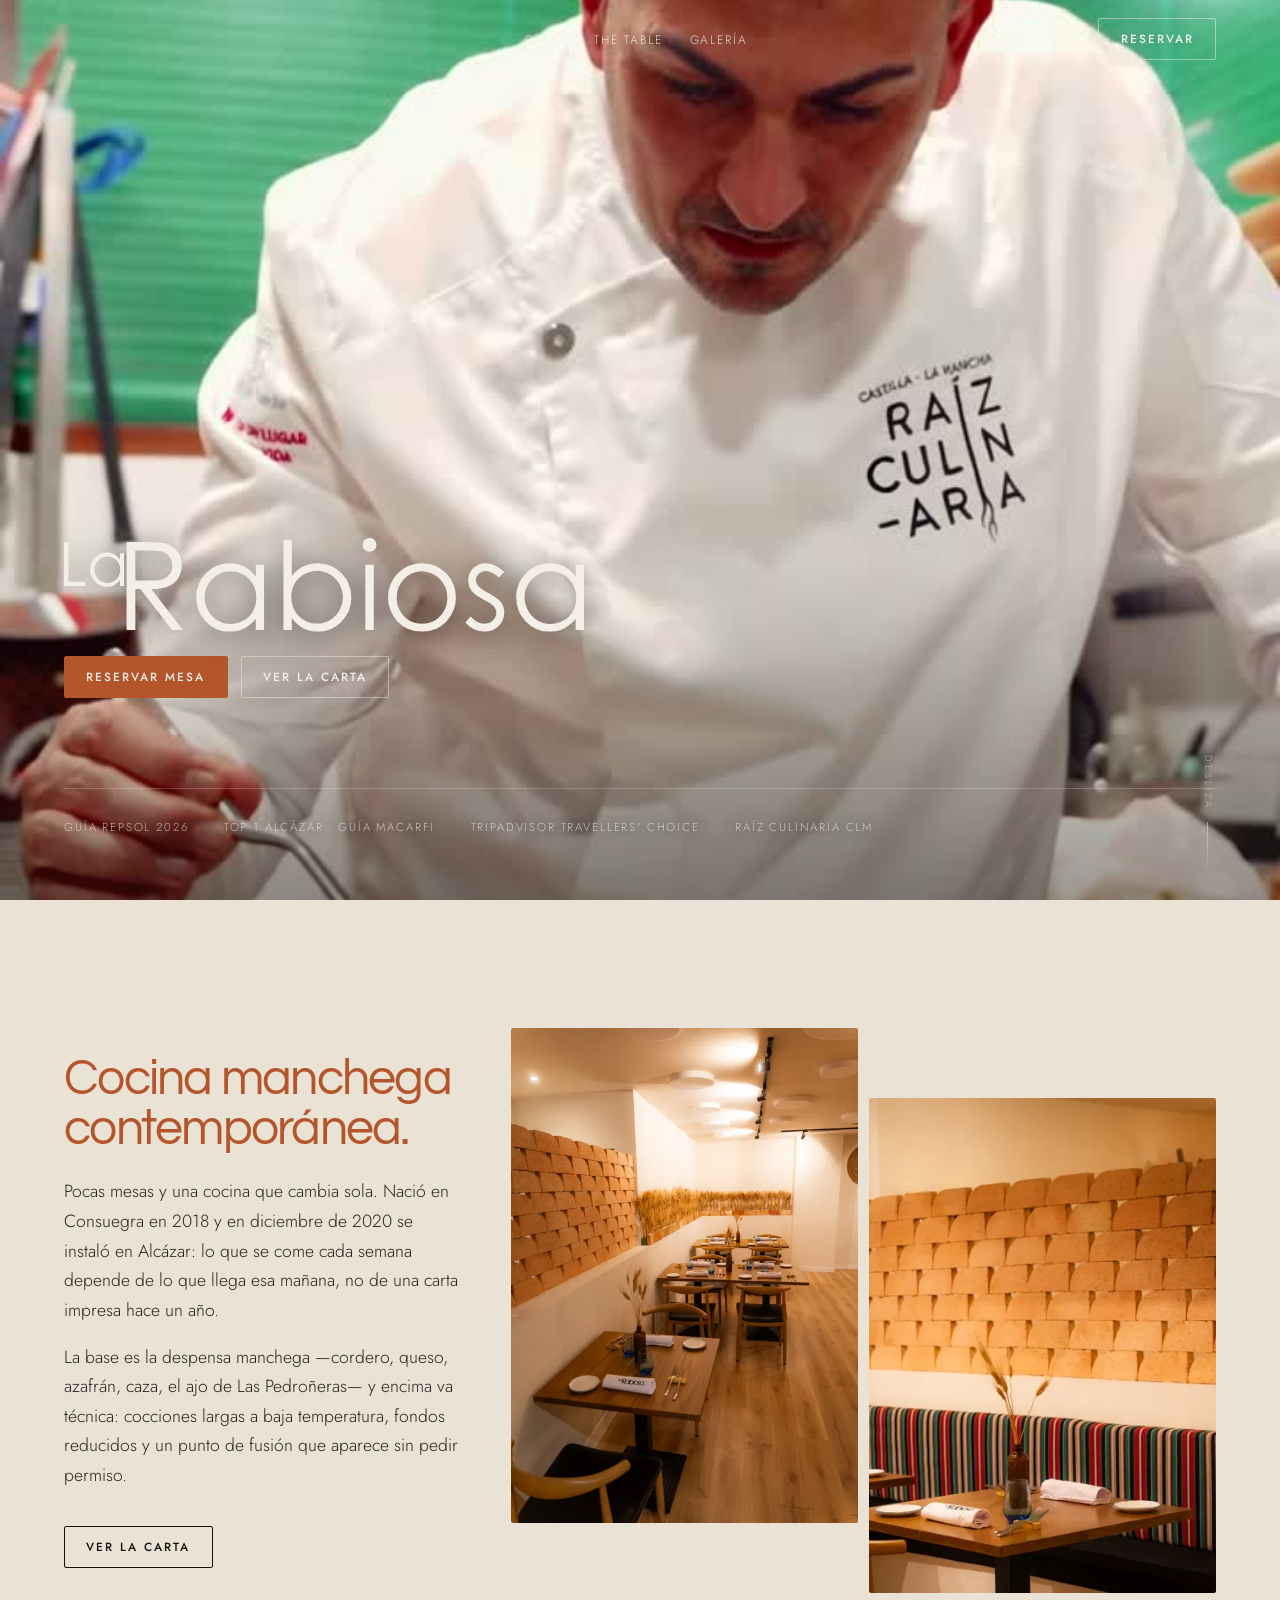
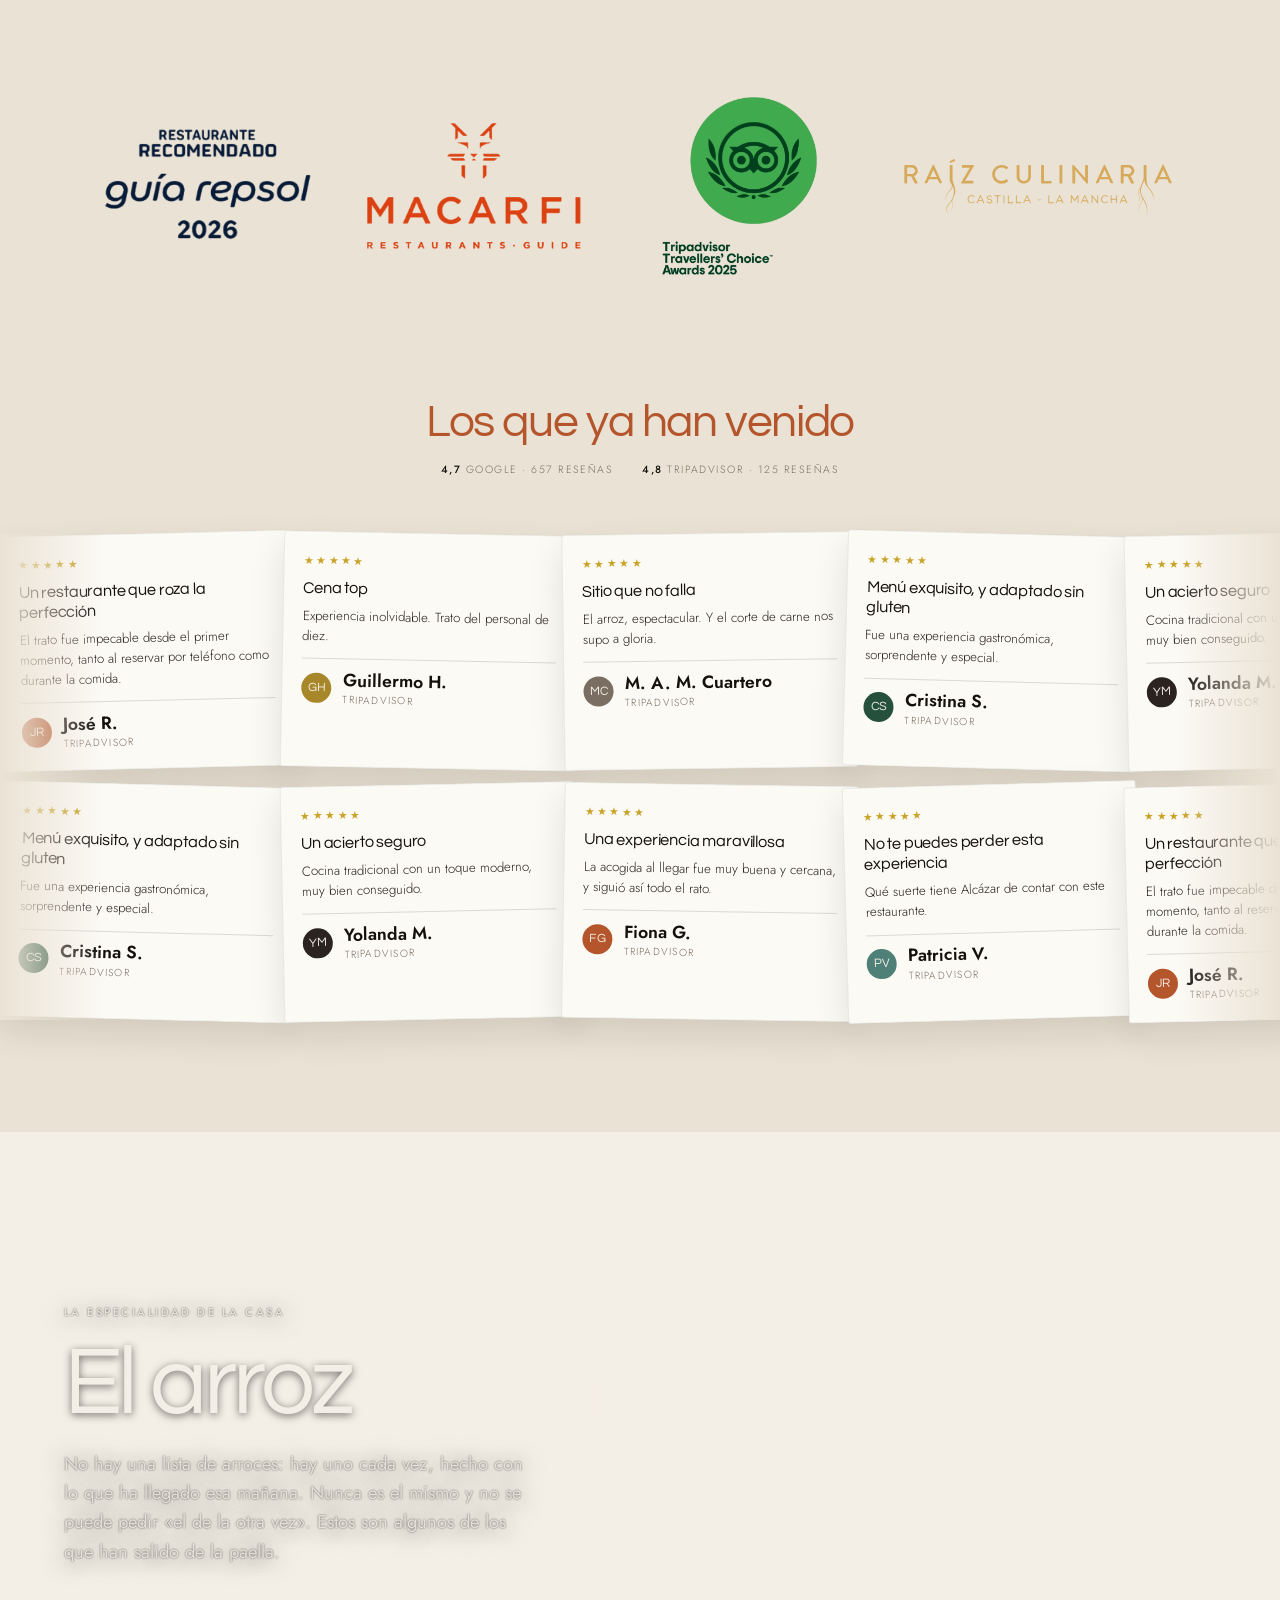
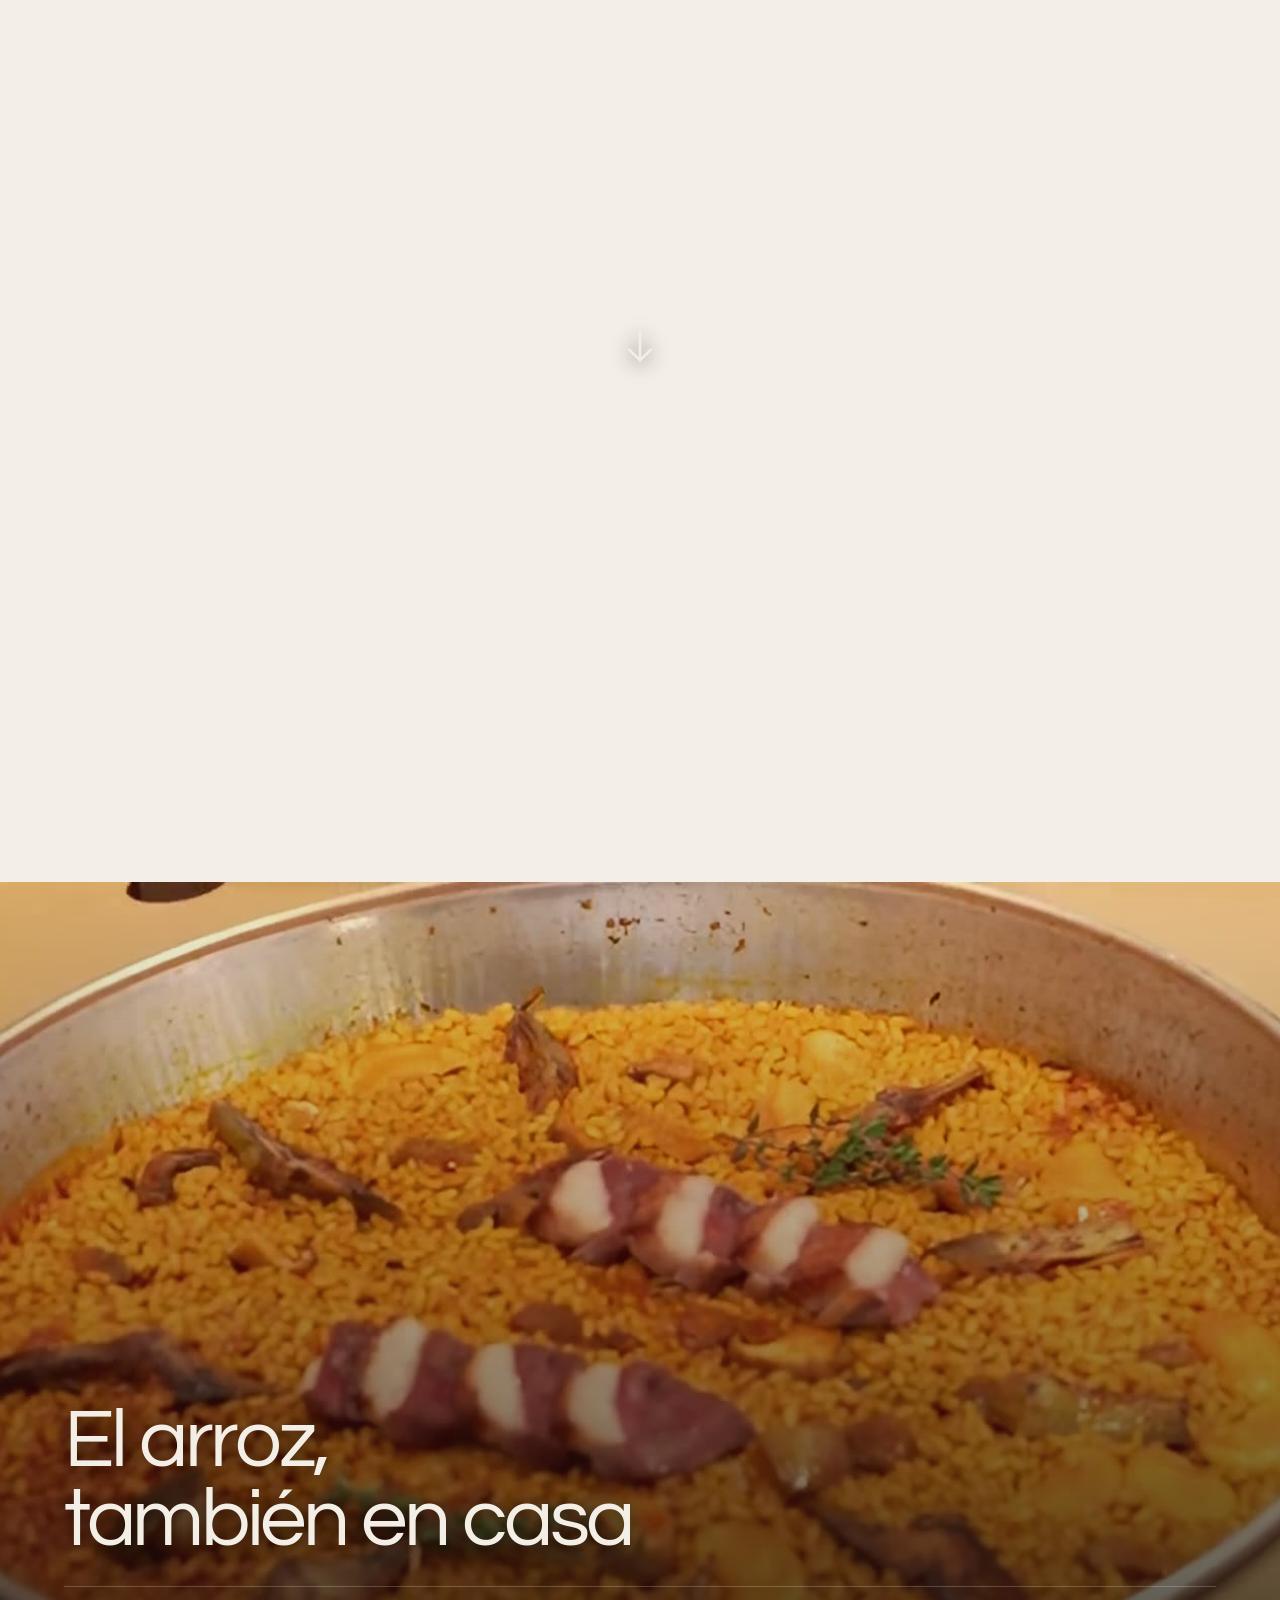
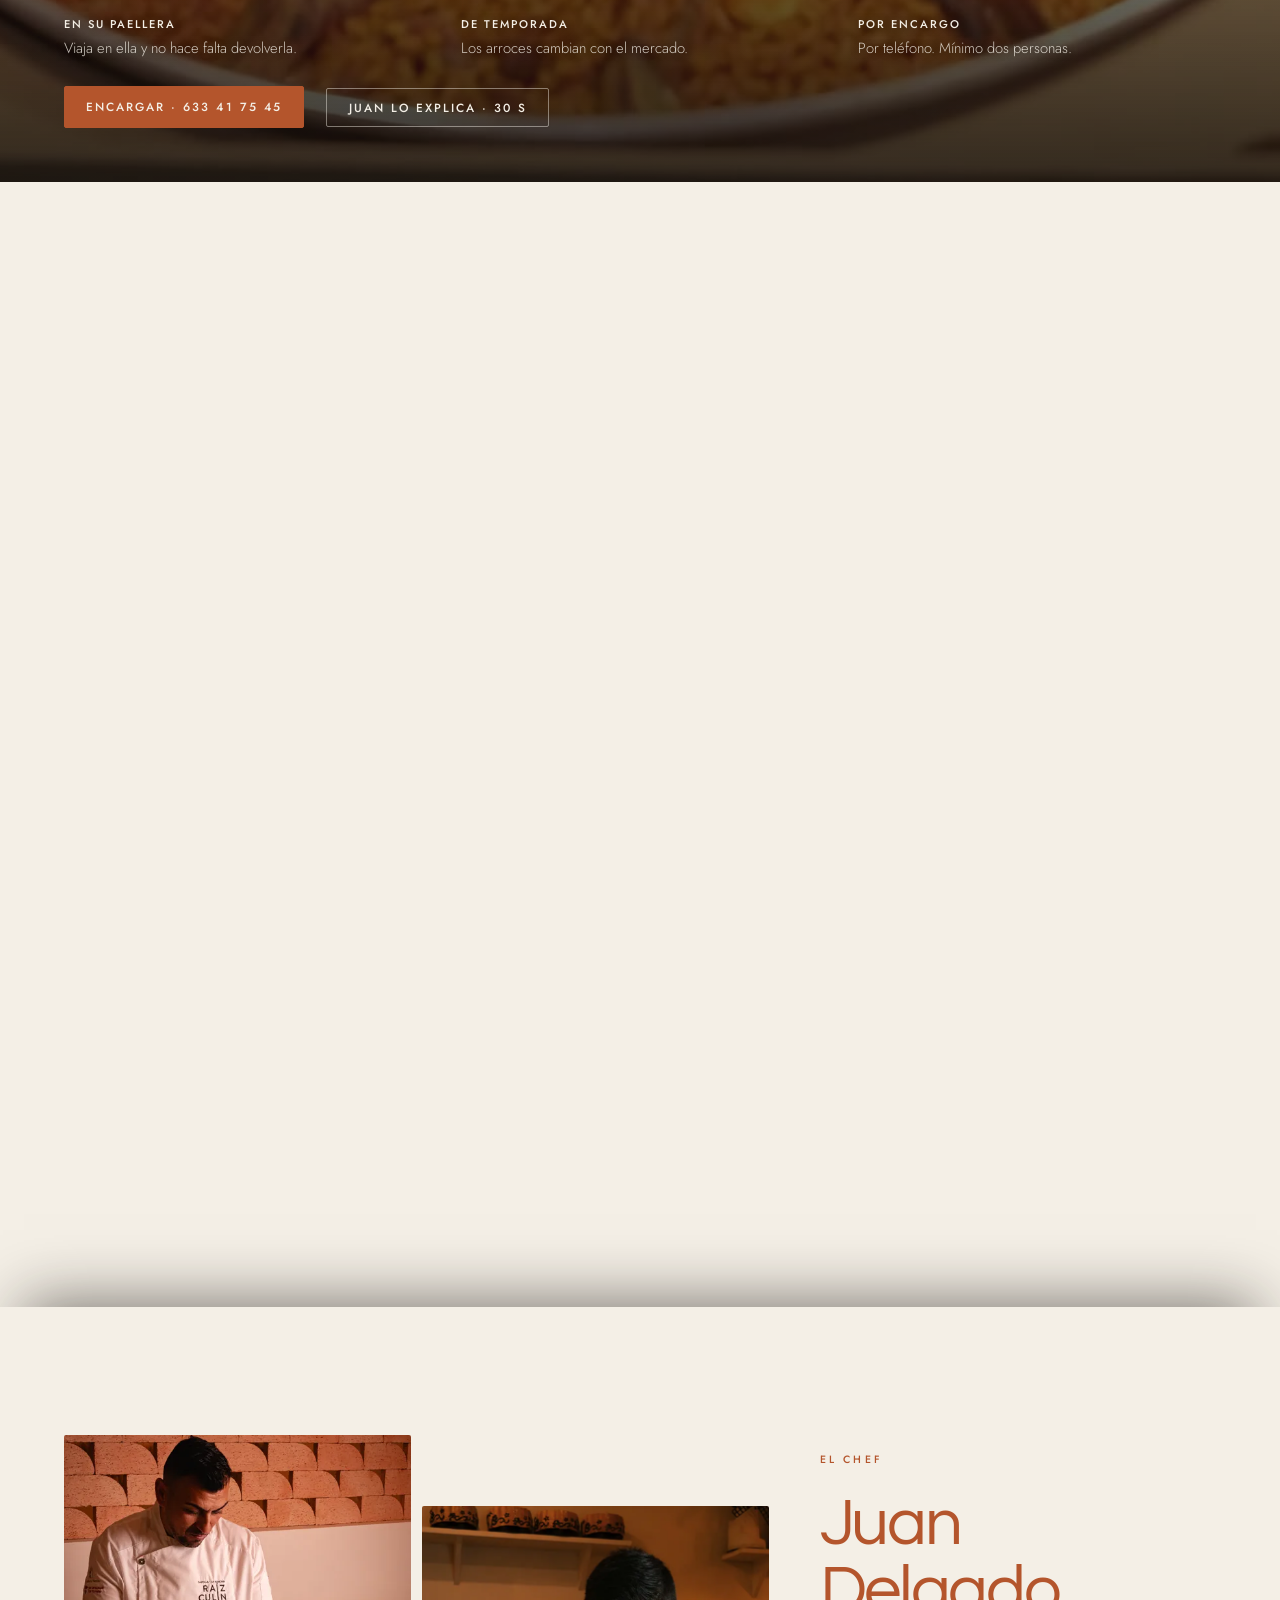
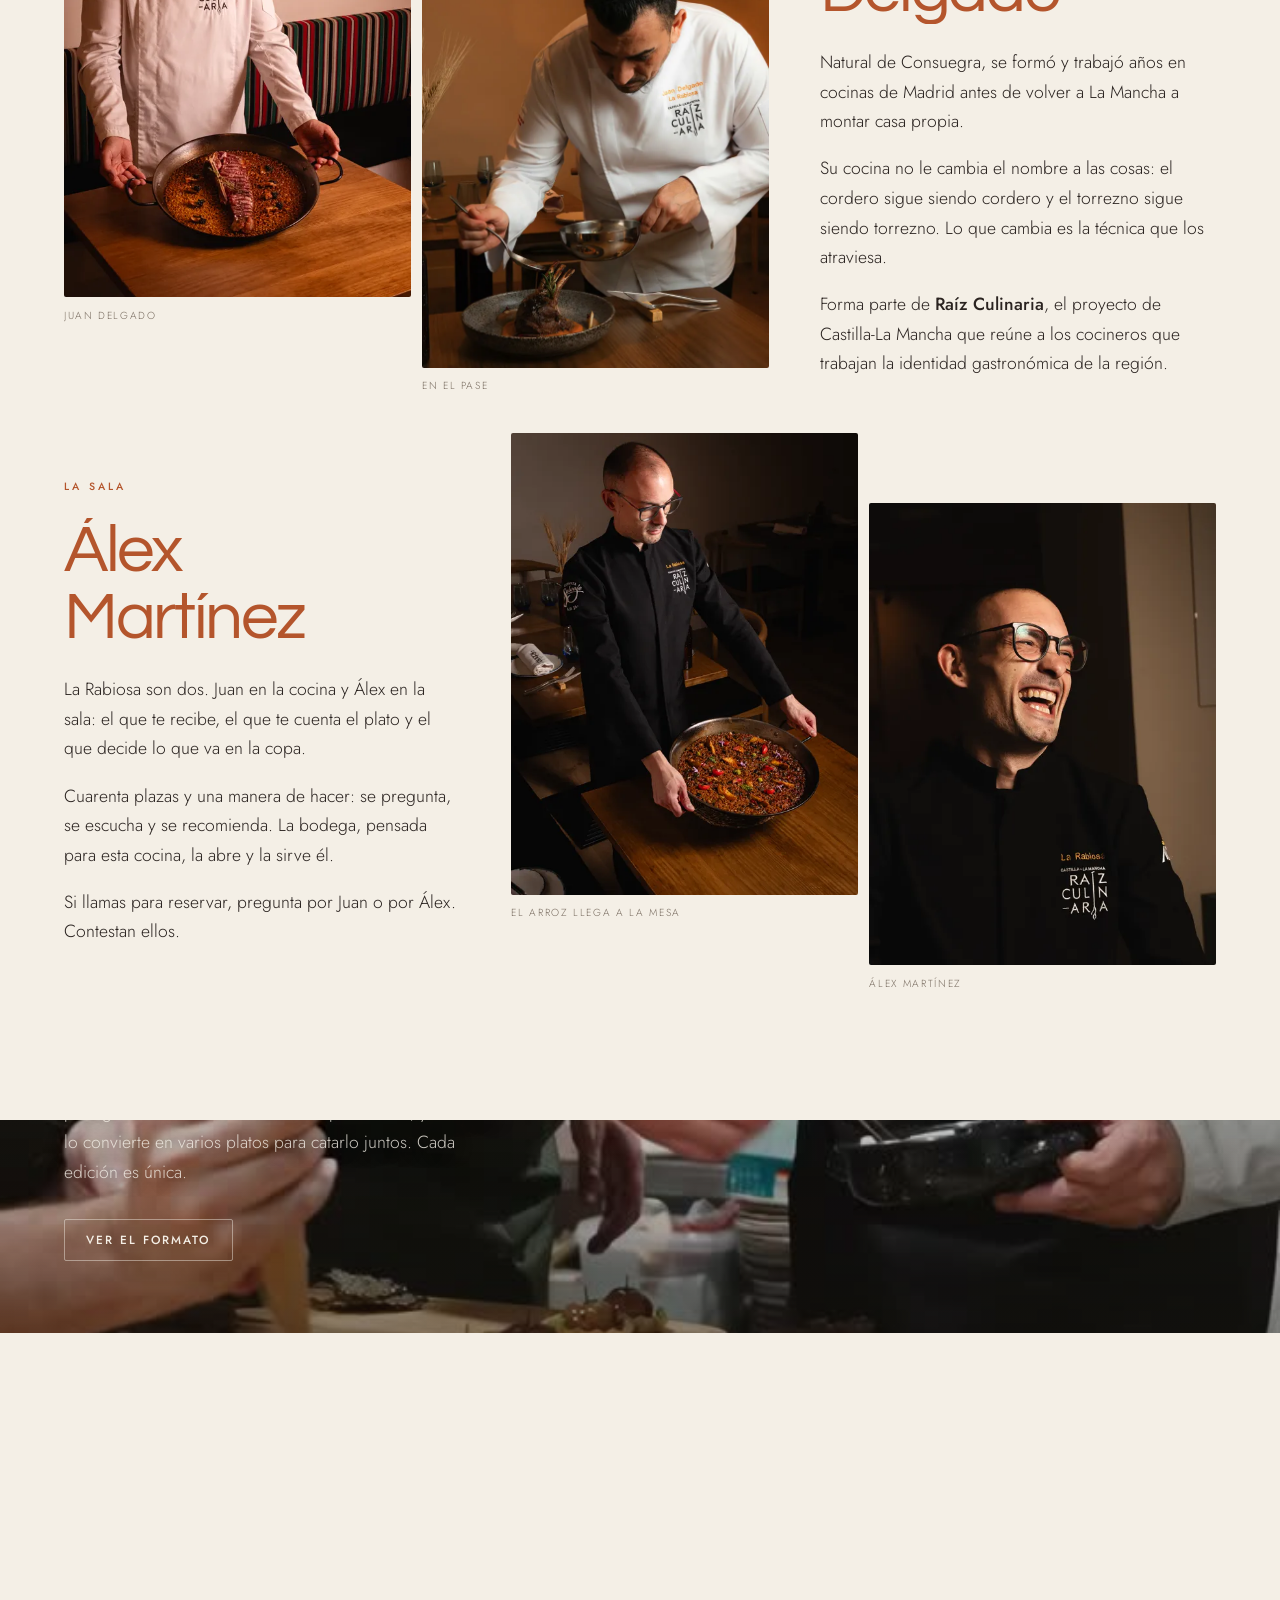
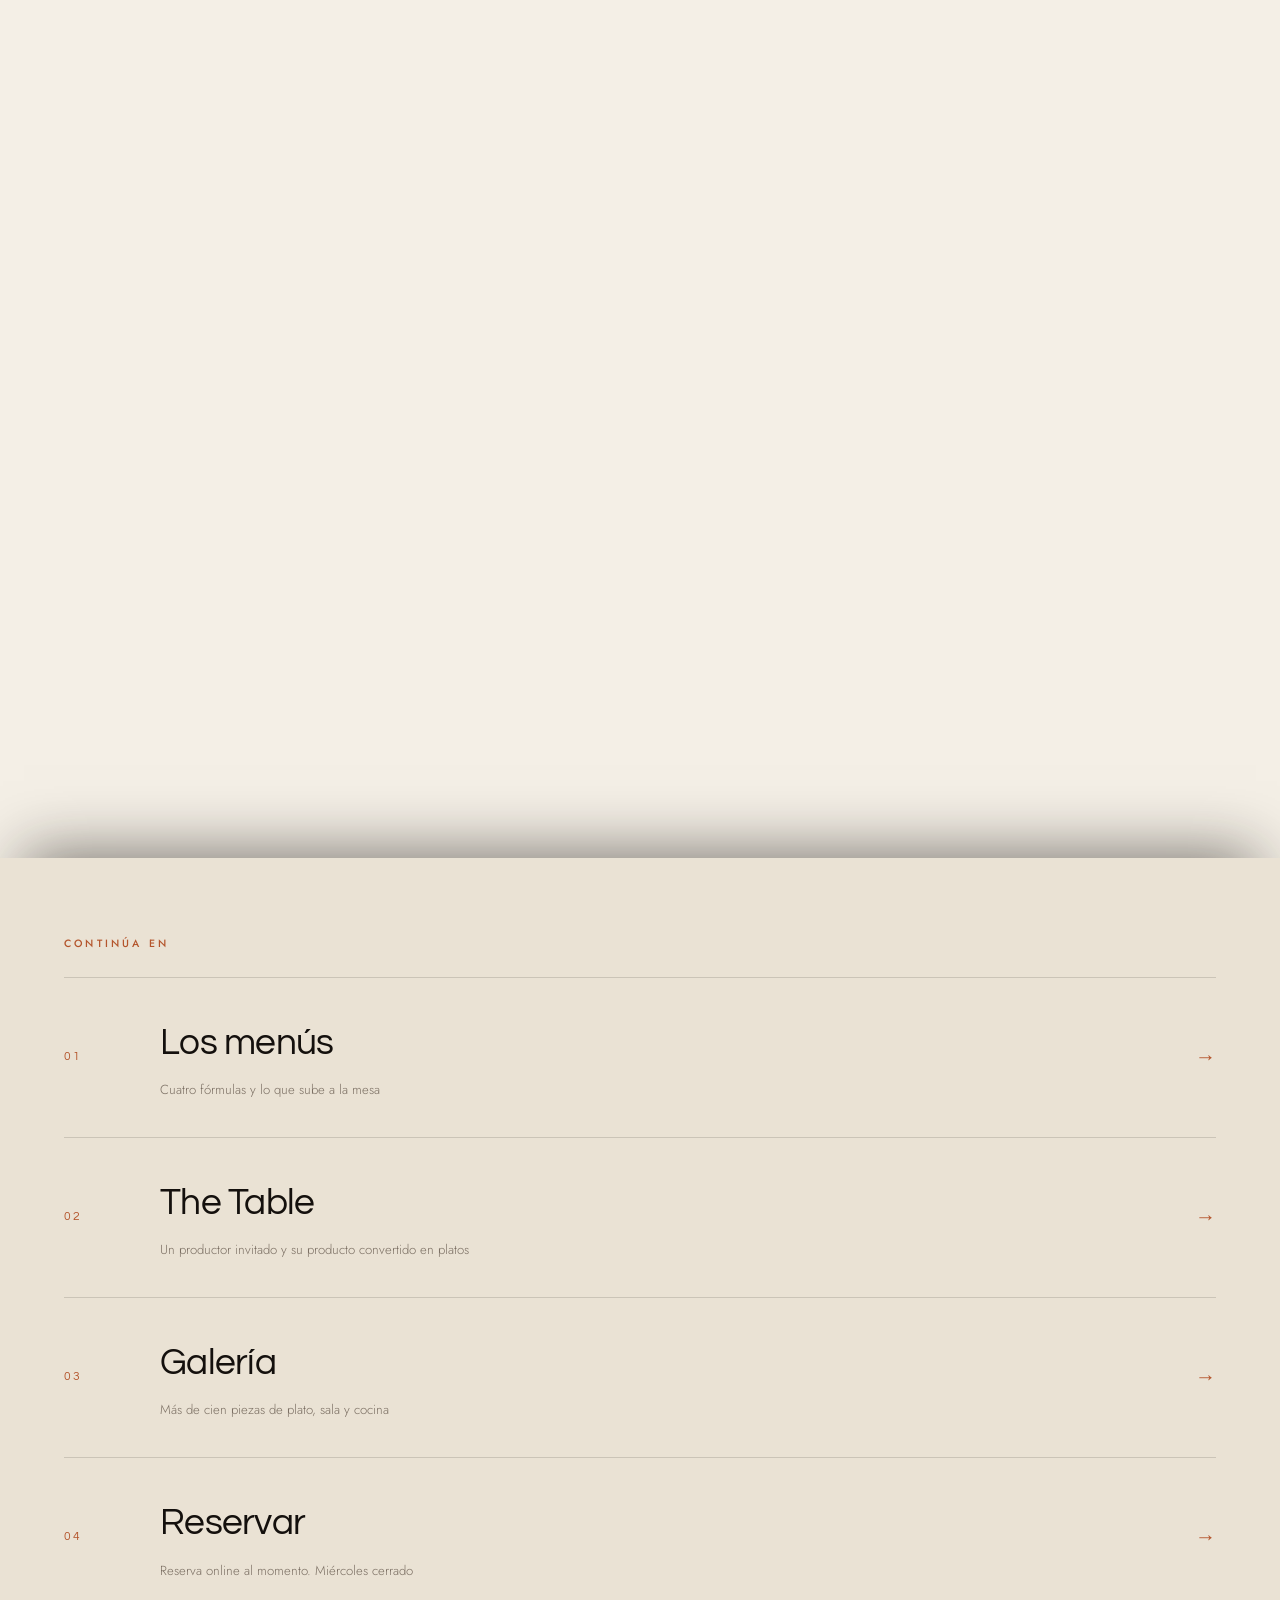
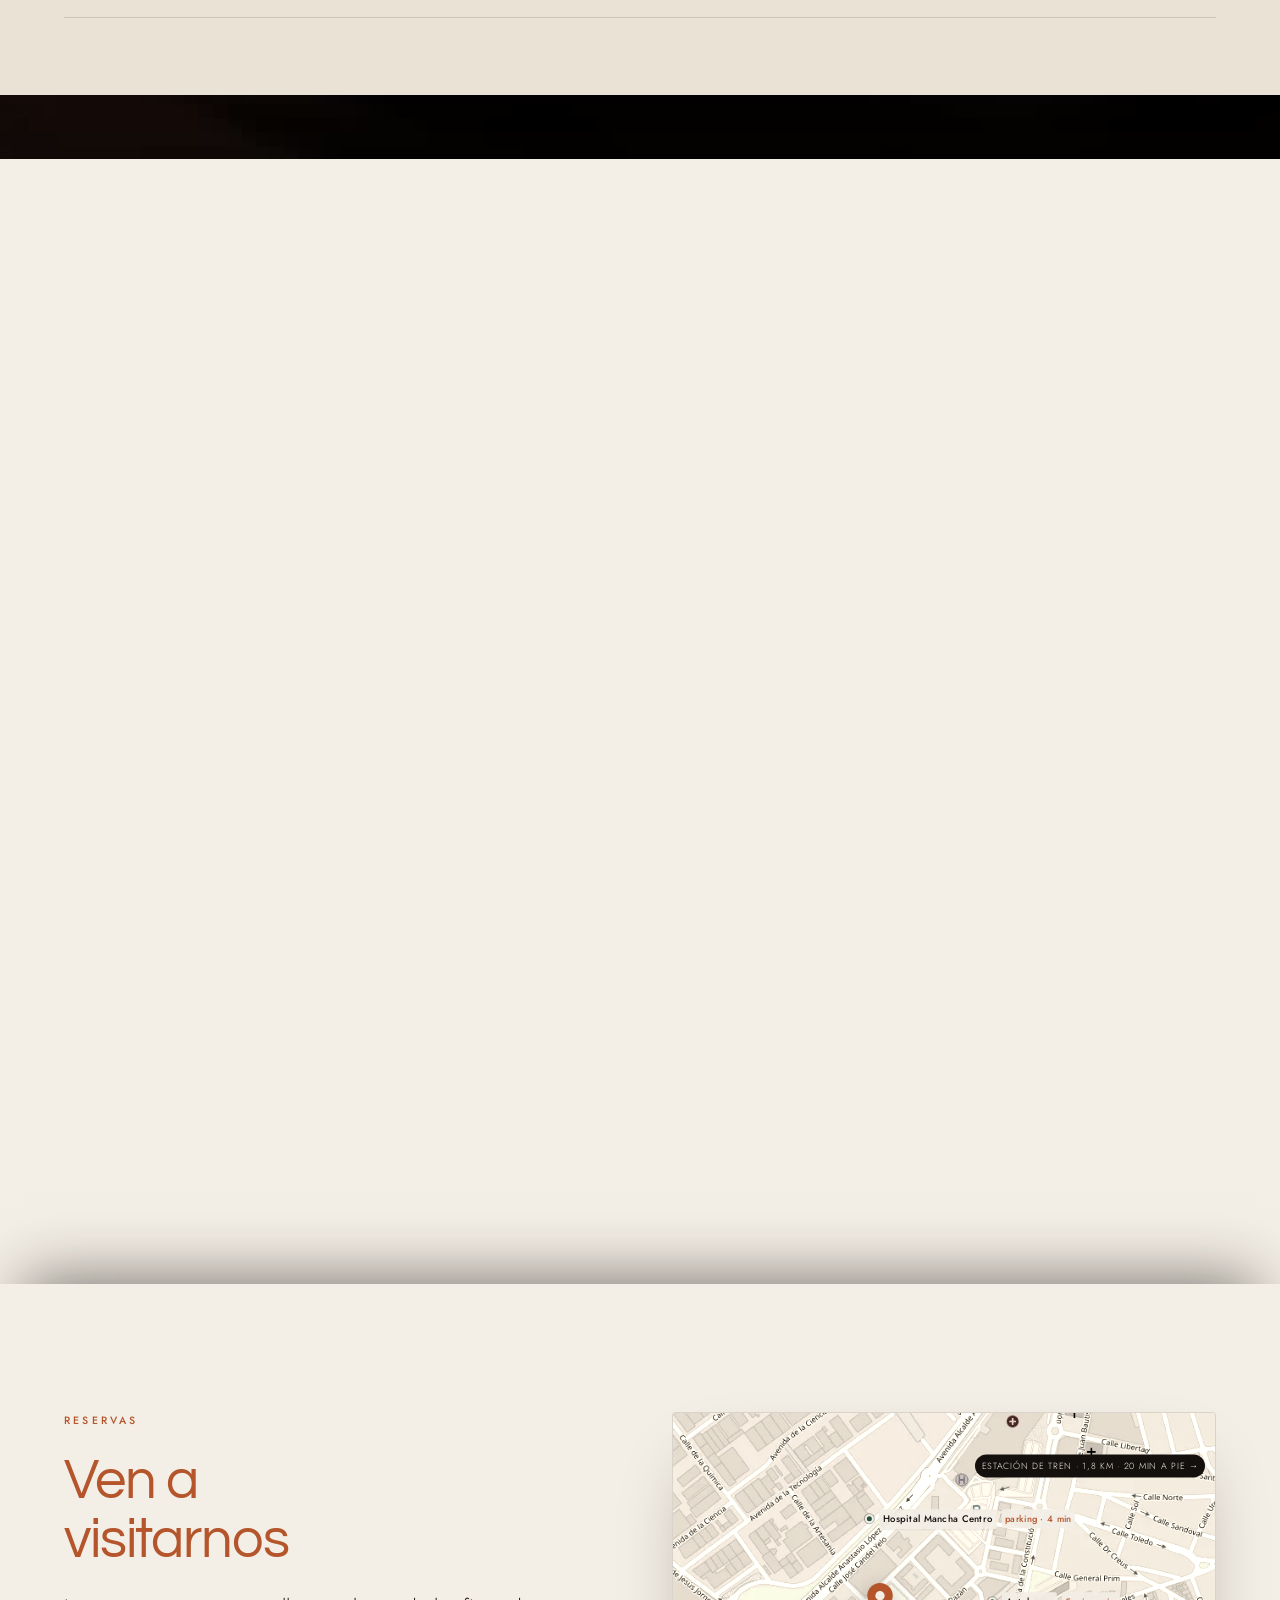
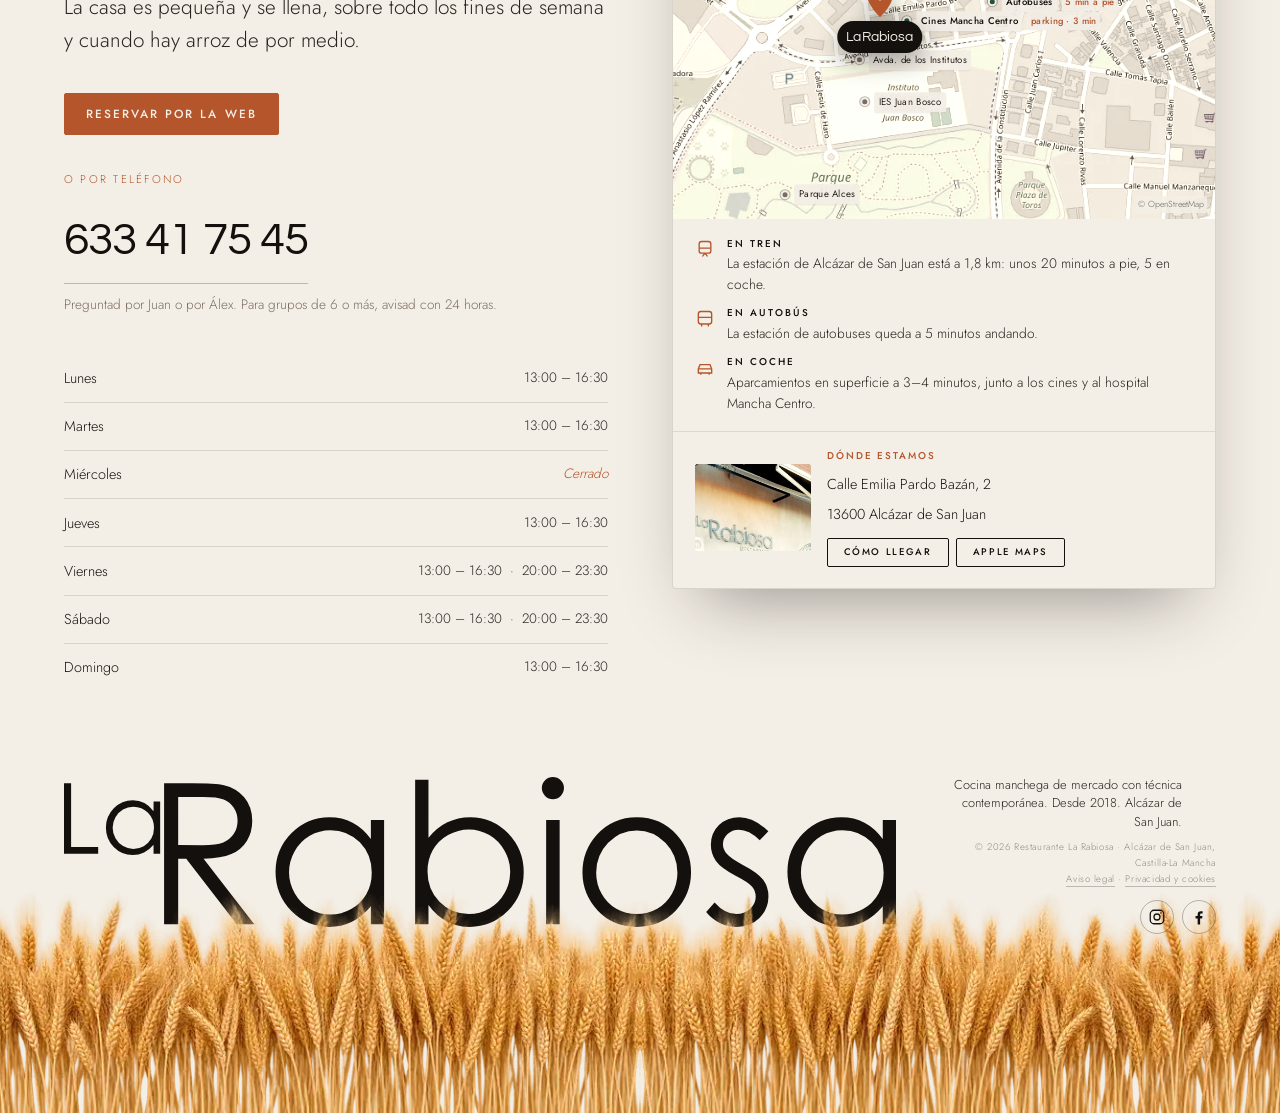
<file: index.html>
<!DOCTYPE html>
<html lang="es">
<head>
<meta charset="utf-8">
<meta name="viewport" content="width=device-width, initial-scale=1">
<title>La Rabiosa · Restaurante en Alcázar de San Juan</title>
<meta name="description" content="Cocina manchega de mercado con técnica contemporánea. Chef Juan Delgado. Recomendado por la Guía Repsol 2026 y Top 1 de Alcázar de San Juan según la Guía Macarfi. Arroces al momento y menús degustación.">
<meta name="theme-color" content="#14100D">
<meta property="og:type" content="restaurant">
<meta property="og:title" content="La Rabiosa · Restaurante en Alcázar de San Juan">
<meta property="og:description" content="Cocina manchega de mercado con técnica contemporánea. Chef Juan Delgado.">
<meta property="og:image" content="assets/img/poster-hero.jpg?v=20260908">
<meta property="og:locale" content="es_ES">
<meta name="twitter:card" content="summary_large_image">
<link rel="preload" as="font" type="font/woff2" href="assets/fonts/questrial-latin.woff2" crossorigin>
<link rel="preload" as="font" type="font/woff2" href="assets/fonts/jost-latin-var.woff2" crossorigin>
<link rel="stylesheet" href="assets/css/site.css?v=20260917g">
<link rel="icon" href="assets/logo/favicon.svg" type="image/svg+xml">
<link rel="icon" href="assets/logo/favicon-32.png" sizes="32x32" type="image/png">
<link rel="apple-touch-icon" href="assets/logo/apple-touch-icon.png">
<link rel="manifest" href="site.webmanifest">

<script>
/* Intro: el logotipo aparece centrado sobre tinta y viaja hasta su sitio en el hero. En cada carga de la portada, nunca con movimiento reducido.
   Se decide aquí, antes de pintar, para que el hero no parpadee. */
(function(){try{
  var reduce = window.matchMedia('(prefers-reduced-motion: reduce)').matches;
  if(!reduce){ document.documentElement.classList.add('intro-on'); }   /* en cada carga de la portada */
}catch(e){}})();
</script>
<script type="application/ld+json">
{
  "@context":"https://schema.org","@type":"Restaurant",
  "name":"Restaurante La Rabiosa",
  "image":"assets/img/poster-hero.jpg?v=20260908",
  "servesCuisine":["Manchega","Española contemporánea","Arroces"],
  "priceRange":"€€€","telephone":"+34633417545",
  "address":{"@type":"PostalAddress","streetAddress":"Calle Emilia Pardo Bazán, 2","addressLocality":"Alcázar de San Juan","addressRegion":"Ciudad Real","postalCode":"13600","addressCountry":"ES"},
  "geo":{"@type":"GeoCoordinates","latitude":39.39271,"longitude":-3.22247},
  "openingHoursSpecification":[
    {"@type":"OpeningHoursSpecification","dayOfWeek":["Monday","Tuesday","Thursday","Friday","Saturday","Sunday"],"opens":"13:00","closes":"16:30"},
    {"@type":"OpeningHoursSpecification","dayOfWeek":["Friday","Saturday"],"opens":"20:00","closes":"23:30"}
  ],
  "acceptsReservations":"True"
}
</script>
</head>
<body>
<svg width="0" height="0" style="position:absolute" aria-hidden="true" focusable="false"><symbol id="lr-logo" viewBox="-41.87 -75.00 423.95 76.37"><path pathLength="1000" d="M-41.87-35.91L-41.87-71.83L-38.25-71.83L-38.25-39.38L-24.46-39.38L-24.46-35.91L-41.87-35.91ZM3.76-62.48L7.13-62.48L7.13-35.91L3.76-35.91L3.76-40.48Q1.61-37.87-1.06-36.55Q-3.73-35.23-6.91-35.23L-6.91-35.23Q-12.55-35.23-16.54-39.32Q-20.53-43.41-20.53-49.27L-20.53-49.27Q-20.53-55.00-16.50-59.08Q-12.47-63.16-6.81-63.16L-6.81-63.16Q-3.54-63.16-0.89-61.77Q1.76-60.38 3.76-57.59L3.76-57.59L3.76-62.48ZM-6.54-59.86L-6.54-59.86Q-9.40-59.86-11.81-58.46Q-14.23-57.06-15.66-54.52Q-17.09-51.98-17.09-49.15L-17.09-49.15Q-17.09-46.34-15.65-43.77Q-14.21-41.21-11.78-39.78Q-9.35-38.35-6.57-38.35L-6.57-38.35Q-3.76-38.35-1.24-39.77Q1.27-41.19 2.63-43.60Q3.98-46.02 3.98-49.05L3.98-49.05Q3.98-53.66 0.94-56.76Q-2.10-59.86-6.54-59.86ZM9.13 0L9.13-71.83L23.44-71.83Q35.40-71.83 39.65-70.85L39.65-70.85Q46.04-69.38 50.05-64.58Q54.05-59.77 54.05-52.73L54.05-52.73Q54.05-46.88 51.29-42.43Q48.54-37.99 43.41-35.72Q38.28-33.45 29.25-33.40L29.25-33.40L55.08 0L46.19 0L20.41-33.40L16.31-33.40L16.31 0L9.13 0ZM28.96-64.79L16.31-64.79L16.31-40.38L28.66-40.28Q35.84-40.28 39.28-41.65Q42.72-43.02 44.65-46.02Q46.58-49.02 46.58-52.73L46.58-52.73Q46.58-56.35 44.63-59.30Q42.68-62.26 39.50-63.53Q36.33-64.79 28.96-64.79L28.96-64.79ZM114.50-53.13L121.24-53.13L121.24 0L114.50 0L114.50-9.13Q110.21-3.91 104.86-1.27Q99.51 1.37 93.16 1.37L93.16 1.37Q81.88 1.37 73.90-6.81Q65.92-14.99 65.92-26.71L65.92-26.71Q65.92-38.18 73.97-46.34Q82.03-54.49 93.36-54.49L93.36-54.49Q99.90-54.49 105.20-51.71Q110.50-48.93 114.50-43.36L114.50-43.36L114.50-53.13ZM93.90-47.90L93.90-47.90Q88.18-47.90 83.35-45.09Q78.52-42.29 75.66-37.21Q72.80-32.13 72.80-26.46L72.80-26.46Q72.80-20.85 75.68-15.72Q78.56-10.60 83.42-7.74Q88.28-4.88 93.85-4.88L93.85-4.88Q99.46-4.88 104.49-7.71Q109.52-10.55 112.23-15.38Q114.94-20.21 114.94-26.27L114.94-26.27Q114.94-35.50 108.86-41.70Q102.78-47.90 93.90-47.90ZM143.85 0L137.06 0L137.06-73.63L143.85-73.63L143.85-43.99Q148.14-49.27 153.47-51.88Q158.79-54.49 165.14-54.49L165.14-54.49Q176.42-54.49 184.40-46.31Q192.38-38.13 192.38-26.46L192.38-26.46Q192.38-14.94 184.33-6.79Q176.27 1.37 164.94 1.37L164.94 1.37Q158.45 1.37 153.17-1.42Q147.90-4.20 143.85-9.77L143.85-9.77L143.85 0ZM164.40-5.22L164.40-5.22Q170.12-5.22 174.95-8.03Q179.79-10.84 182.64-15.92Q185.50-21.00 185.50-26.66L185.50-26.66Q185.50-32.32 182.62-37.45Q179.74-42.58 174.88-45.43Q170.02-48.29 164.50-48.29L164.50-48.29Q158.89-48.29 153.83-45.43Q148.78-42.58 146.07-37.74Q143.36-32.91 143.36-26.86L143.36-26.86Q143.36-17.63 149.44-11.43Q155.52-5.22 164.40-5.22ZM207.23-75L207.23-75Q209.57-75 211.23-73.34Q212.89-71.68 212.89-69.34L212.89-69.34Q212.89-67.04 211.23-65.38Q209.57-63.72 207.23-63.72L207.23-63.72Q204.93-63.72 203.27-65.38Q201.61-67.04 201.61-69.34L201.61-69.34Q201.61-71.68 203.27-73.34Q204.93-75 207.23-75ZM203.81 0L203.81-53.13L210.69-53.13L210.69 0L203.81 0ZM250-54.49L250-54.49Q262.26-54.49 270.31-45.61L270.31-45.61Q277.64-37.50 277.64-26.42L277.64-26.42Q277.64-15.28 269.90-6.96Q262.16 1.37 250 1.37L250 1.37Q237.79 1.37 230.05-6.96Q222.31-15.28 222.31-26.42L222.31-26.42Q222.31-37.45 229.64-45.56L229.64-45.56Q237.70-54.49 250-54.49ZM250-47.80L250-47.80Q241.50-47.80 235.40-41.50Q229.30-35.21 229.30-26.27L229.30-26.27Q229.30-20.51 232.08-15.53Q234.86-10.55 239.60-7.84Q244.34-5.13 250-5.13L250-5.13Q255.66-5.13 260.40-7.84Q265.14-10.55 267.92-15.53Q270.70-20.51 270.70-26.27L270.70-26.27Q270.70-35.21 264.58-41.50Q258.45-47.80 250-47.80ZM317.04-47.31L317.04-47.31L312.65-42.77Q307.18-48.10 301.95-48.10L301.95-48.10Q298.63-48.10 296.26-45.90Q293.90-43.70 293.90-40.77L293.90-40.77Q293.90-38.18 295.85-35.84L295.85-35.84Q297.80-33.45 304.05-30.22L304.05-30.22Q311.67-26.27 314.40-22.61L314.40-22.61Q317.09-18.90 317.09-14.26L317.09-14.26Q317.09-7.71 312.50-3.17Q307.91 1.37 301.03 1.37L301.03 1.37Q296.44 1.37 292.26-0.63Q288.09-2.64 285.35-6.15L285.35-6.15L289.65-11.04Q294.87-5.13 300.73-5.13L300.73-5.13Q304.83-5.13 307.71-7.76Q310.60-10.40 310.60-13.96L310.60-13.96Q310.60-16.89 308.69-19.19L308.69-19.19Q306.79-21.44 300.10-24.85L300.10-24.85Q292.92-28.56 290.33-32.18L290.33-32.18Q287.74-35.79 287.74-40.43L287.74-40.43Q287.74-46.48 291.87-50.49Q296.00-54.49 302.29-54.49L302.29-54.49Q309.62-54.49 317.04-47.31ZM375.34-53.13L382.08-53.13L382.08 0L375.34 0L375.34-9.13Q371.04-3.91 365.70-1.27Q360.35 1.37 354.00 1.37L354.00 1.37Q342.72 1.37 334.74-6.81Q326.76-14.99 326.76-26.71L326.76-26.71Q326.76-38.18 334.81-46.34Q342.87-54.49 354.20-54.49L354.20-54.49Q360.74-54.49 366.04-51.71Q371.34-48.93 375.34-43.36L375.34-43.36L375.34-53.13ZM354.74-47.90L354.74-47.90Q349.02-47.90 344.19-45.09Q339.36-42.29 336.50-37.21Q333.64-32.13 333.64-26.46L333.64-26.46Q333.64-20.85 336.52-15.72Q339.40-10.60 344.26-7.74Q349.12-4.88 354.69-4.88L354.69-4.88Q360.30-4.88 365.33-7.71Q370.36-10.55 373.07-15.38Q375.78-20.21 375.78-26.27L375.78-26.27Q375.78-35.50 369.70-41.70Q363.62-47.90 354.74-47.90Z"/></symbol></svg>

<div class="intro" id="intro" aria-hidden="true"><div class="intro-scene"><svg class="brand-mark intro-mark" id="introMark" viewBox="0 0 423.95 76.37" aria-hidden="true" focusable="false"><use href="#lr-logo"/></svg><div class="intro-field"></div></div></div>

<nav class="nav nav--brand-late">
  <a href="#top" class="brand" aria-label="La Rabiosa, inicio"><svg class="brand-mark" viewBox="0 0 423.95 76.37" aria-hidden="true" focusable="false"><use href="#lr-logo"/></svg></a>
  <ul class="nav-links">
    <li><a href="carta.html">Carta</a></li>
    <li><a href="the-table.html">The Table</a></li>
    <li><a href="galeria.html">Galería</a></li>
    <li class="nav-mobile-only"><a href="reservar.html">Reservar</a></li>
  </ul>
  <a href="reservar.html" class="btn btn--nav">Reservar</a>
  <button class="burger" aria-label="Abrir menú" aria-expanded="false"><span></span><span></span><span></span></button>
</nav>

<!-- ═══════════ HERO — sin tocar ═══════════ -->
<header class="hero" id="top" data-nav-hold>
  <!-- Vídeo a sangre. Dos versiones: 1620×2880 reescalada con lanczos + nitidez para escritorio (mínimo zoom posible) y 1080×1920 para móvil. La elige el script de abajo antes de que empiece la descarga. -->
  <video autoplay muted loop playsinline poster="assets/img/poster-hero.jpg?v=20260908d" aria-hidden="true" data-src="assets/video/hero-720.mp4?v=20260915j" data-src-hd="assets/video/hero-wide.mp4?v=20260915j"></video>
  <script>(function(){var v=document.currentScript.previousElementSibling;var hd=window.innerWidth>=961;v.src=hd?v.dataset.srcHd:v.dataset.src;})();</script>
  <div class="hero-inner">
    <div class="hero-grid">
      <h1 class="hero-logo"><span class="sr">La Rabiosa</span><svg class="brand-mark" viewBox="0 0 423.95 76.37" aria-hidden="true" focusable="false"><use href="#lr-logo"/></svg></h1>
      <div class="hero-cta">
        <a href="reservar.html" class="btn btn--clay">Reservar mesa</a>
        <a href="carta.html" class="btn btn--ghost-light">Ver la carta</a>
      </div>
      <div class="hero-meta">
        <span>Guía Repsol 2026</span>
        <span>Top 1 Alcázar · Guía Macarfi</span>
        <span>Tripadvisor Travellers' Choice</span>
        <span>Raíz Culinaria CLM</span>
      </div>
    </div>
  </div>
  <div class="scroll-hint" aria-hidden="true">Desliza</div>
</header>

<!-- ═══════════ 02+03 · PROFUNDIDAD ═══════════
     El vídeo queda fijo al fondo. «La casa» pasa por
     encima como panel opaco; al irse, descubre el vídeo,
     que entra en 3D. Después el carrusel sube delante.
     ═══════════════════════════════════════════════ -->
<div class="depth">

  <div class="depth-bg" aria-hidden="true">
    <div class="depth-bg-in">
      <video muted loop playsinline preload="none" poster="assets/img/poster-arroces.jpg?v=20260908e" data-src="assets/video/arroces-720.mp4?v=20260915j" data-src-hd="assets/video/arroces-wide.mp4?v=20260915j"></video>
      <div class="depth-veil"></div>
    </div>
  </div>

  <!-- panel opaco por encima del vídeo -->
  <section class="sec depth-panel" id="casa">
    <div class="wrap editorial editorial--foto">
      <div>
        <h2>
          <span class="rl"><span><em>Cocina manchega</em></span></span>
          <span class="rl"><span><em>contemporánea.</em></span></span>
        </h2>
        <div class="body">
          <p>Pocas mesas y una cocina que cambia sola. Nació en Consuegra en 2018 y en diciembre de 2020 se instaló en Alcázar: lo que se come cada semana depende de lo que llega esa mañana, no de una carta impresa hace un año.</p>
          <p>La base es la despensa manchega —cordero, queso, azafrán, caza, el ajo de Las Pedroñeras— y encima va técnica: cocciones largas a baja temperatura, fondos reducidos y un punto de fusión que aparece sin pedir permiso.</p>
        </div>
        <div style="margin-top:2.2rem"><a href="carta.html" class="btn btn--ink">Ver la carta</a></div>
      </div>

      <div class="cluster cluster--duo">
        <figure class="mask mask--wait">
          <img src="assets/w/sala-2025-1-sm.webp" srcset="assets/w/sala-2025-1-sm.webp 800w, assets/w/sala-2025-1.webp 1600w" sizes="(max-width:620px) 90vw, 30vw" alt="El comedor de La Rabiosa, con la pared de ladrillo y las espigas" style="object-position:50% 70%" loading="lazy" width="800" height="1200">
        </figure>
        <figure class="mask mask--wait">
          <img src="assets/w/mesa-rayas-sm.webp?v=20260917a" srcset="assets/w/mesa-rayas-sm.webp?v=20260917a 440w, assets/w/mesa-rayas.webp?v=20260917a 880w" sizes="(max-width:620px) 90vw, 30vw" alt="Mesa junto al banco de rayas, con la servilleta de la casa" loading="lazy" width="440" height="587">
        </figure>
      </div>
    </div>
  </section>

  <!-- ═══ SELLOS · placas de las guías ═══
       Recortadas del material propio del restaurante.
       Ver LEEME.md — Raíz Culinaria va compuesta.
       ═══════════════════════════════════════ -->
  <section class="sellos" data-arrive aria-label="Reconocimientos">
    <div class="sellos-in">

      <div class="sello">
        <img src="assets/sellos/repsol.webp?v=1787742518" alt="Restaurante Recomendado por la Guía Repsol 2026" loading="lazy" width="500" height="230">
      </div>

      <div class="sello sello--medio">
        <img src="assets/sellos/macarfi.webp?v=1787743295" alt="Guía Macarfi 2026" loading="lazy" width="420" height="188">
      </div>

      <div class="sello sello--grande">
        <img src="assets/sellos/tripadvisor.webp?v=1787742518" alt="Tripadvisor Travellers' Choice Awards 2025" loading="lazy" width="460" height="550">
      </div>

      <div class="sello sello--apaisada">
        <img src="assets/sellos/raiz.svg?v=1787742518" alt="Raíz Culinaria · Castilla-La Mancha" loading="lazy" width="626" height="133">
      </div>

    </div>
  </section>

  <!-- ═══ RESEÑAS · carrusel infinito ═══
       Textos reales de Tripadvisor. Ver LEEME.md
       ═══════════════════════════════════════ -->
  <section class="stack" id="resenas" aria-label="Reseñas de clientes">

    <div class="stack-head">
      <h2><em>Los que ya han venido</em></h2>
      <p class="stack-score">
        <span><b>4,7</b> Google · 657 reseñas</span>
        <span><b>4,8</b> Tripadvisor · 125 reseñas</span>
      </p>
    </div>

    <div class="rvmq-wrap">
      <div class="rvmq">
        <div class="rvrow rvrow--a">
          <article class="rv" style="--r:-1.4deg">
            <div class="stars" aria-label="5 sobre 5">★★★★★</div>
            <h3>Un restaurante que roza la perfección</h3>
            <p>El trato fue impecable desde el primer momento, tanto al reservar por teléfono como durante la comida.</p>
            <footer>
              <span class="rv-ini" style="--av:#B4552C" aria-hidden="true">JR</span>
              <span class="rv-who"><b>José R.</b><span class="src">Tripadvisor</span></span>
            </footer>
          </article>
          <article class="rv" style="--r:1.1deg">
            <div class="stars" aria-label="5 sobre 5">★★★★★</div>
            <h3>Cena top</h3>
            <p>Experiencia inolvidable. Trato del personal de diez.</p>
            <footer>
              <span class="rv-ini" style="--av:#A8862A" aria-hidden="true">GH</span>
              <span class="rv-who"><b>Guillermo H.</b><span class="src">Tripadvisor</span></span>
            </footer>
          </article>
          <article class="rv" style="--r:-0.8deg">
            <div class="stars" aria-label="5 sobre 5">★★★★★</div>
            <h3>Sitio que no falla</h3>
            <p>El arroz, espectacular. Y el corte de carne nos supo a gloria.</p>
            <footer>
              <span class="rv-ini" style="--av:#7A6E62" aria-hidden="true">MC</span>
              <span class="rv-who"><b>M. A. M. Cuartero</b><span class="src">Tripadvisor</span></span>
            </footer>
          </article>
          <article class="rv" style="--r:1.5deg">
            <div class="stars" aria-label="5 sobre 5">★★★★★</div>
            <h3>Menú exquisito, y adaptado sin gluten</h3>
            <p>Fue una experiencia gastronómica, sorprendente y especial.</p>
            <footer>
              <span class="rv-ini" style="--av:#24503C" aria-hidden="true">CS</span>
              <span class="rv-who"><b>Cristina S.</b><span class="src">Tripadvisor</span></span>
            </footer>
          </article>
          <article class="rv" style="--r:-1.2deg">
            <div class="stars" aria-label="5 sobre 5">★★★★★</div>
            <h3>Un acierto seguro</h3>
            <p>Cocina tradicional con un toque moderno, muy bien conseguido.</p>
            <footer>
              <span class="rv-ini" style="--av:#2A2320" aria-hidden="true">YM</span>
              <span class="rv-who"><b>Yolanda M.</b><span class="src">Tripadvisor</span></span>
            </footer>
          </article>
          <article class="rv" style="--r:0.9deg">
            <div class="stars" aria-label="5 sobre 5">★★★★★</div>
            <h3>Una experiencia maravillosa</h3>
            <p>La acogida al llegar fue muy buena y cercana, y siguió así todo el rato.</p>
            <footer>
              <span class="rv-ini" style="--av:#B4552C" aria-hidden="true">FG</span>
              <span class="rv-who"><b>Fiona G.</b><span class="src">Tripadvisor</span></span>
            </footer>
          </article>
          <article class="rv" style="--r:-1.6deg">
            <div class="stars" aria-label="5 sobre 5">★★★★★</div>
            <h3>No te puedes perder esta experiencia</h3>
            <p>Qué suerte tiene Alcázar de contar con este restaurante.</p>
            <footer>
              <span class="rv-ini" style="--av:#4E8078" aria-hidden="true">PV</span>
              <span class="rv-who"><b>Patricia V.</b><span class="src">Tripadvisor</span></span>
            </footer>
          </article>
          <article class="rv" style="--r:1.1deg" aria-hidden="true">
            <div class="stars" aria-label="5 sobre 5">★★★★★</div>
            <h3>Un restaurante que roza la perfección</h3>
            <p>El trato fue impecable desde el primer momento, tanto al reservar por teléfono como durante la comida.</p>
            <footer>
              <span class="rv-ini" style="--av:#B4552C" aria-hidden="true">JR</span>
              <span class="rv-who"><b>José R.</b><span class="src">Tripadvisor</span></span>
            </footer>
          </article>
          <article class="rv" style="--r:-0.8deg" aria-hidden="true">
            <div class="stars" aria-label="5 sobre 5">★★★★★</div>
            <h3>Cena top</h3>
            <p>Experiencia inolvidable. Trato del personal de diez.</p>
            <footer>
              <span class="rv-ini" style="--av:#A8862A" aria-hidden="true">GH</span>
              <span class="rv-who"><b>Guillermo H.</b><span class="src">Tripadvisor</span></span>
            </footer>
          </article>
          <article class="rv" style="--r:1.5deg" aria-hidden="true">
            <div class="stars" aria-label="5 sobre 5">★★★★★</div>
            <h3>Sitio que no falla</h3>
            <p>El arroz, espectacular. Y el corte de carne nos supo a gloria.</p>
            <footer>
              <span class="rv-ini" style="--av:#7A6E62" aria-hidden="true">MC</span>
              <span class="rv-who"><b>M. A. M. Cuartero</b><span class="src">Tripadvisor</span></span>
            </footer>
          </article>
          <article class="rv" style="--r:-1.2deg" aria-hidden="true">
            <div class="stars" aria-label="5 sobre 5">★★★★★</div>
            <h3>Menú exquisito, y adaptado sin gluten</h3>
            <p>Fue una experiencia gastronómica, sorprendente y especial.</p>
            <footer>
              <span class="rv-ini" style="--av:#24503C" aria-hidden="true">CS</span>
              <span class="rv-who"><b>Cristina S.</b><span class="src">Tripadvisor</span></span>
            </footer>
          </article>
          <article class="rv" style="--r:0.9deg" aria-hidden="true">
            <div class="stars" aria-label="5 sobre 5">★★★★★</div>
            <h3>Un acierto seguro</h3>
            <p>Cocina tradicional con un toque moderno, muy bien conseguido.</p>
            <footer>
              <span class="rv-ini" style="--av:#2A2320" aria-hidden="true">YM</span>
              <span class="rv-who"><b>Yolanda M.</b><span class="src">Tripadvisor</span></span>
            </footer>
          </article>
          <article class="rv" style="--r:-1.6deg" aria-hidden="true">
            <div class="stars" aria-label="5 sobre 5">★★★★★</div>
            <h3>Una experiencia maravillosa</h3>
            <p>La acogida al llegar fue muy buena y cercana, y siguió así todo el rato.</p>
            <footer>
              <span class="rv-ini" style="--av:#B4552C" aria-hidden="true">FG</span>
              <span class="rv-who"><b>Fiona G.</b><span class="src">Tripadvisor</span></span>
            </footer>
          </article>
          <article class="rv" style="--r:-1.4deg" aria-hidden="true">
            <div class="stars" aria-label="5 sobre 5">★★★★★</div>
            <h3>No te puedes perder esta experiencia</h3>
            <p>Qué suerte tiene Alcázar de contar con este restaurante.</p>
            <footer>
              <span class="rv-ini" style="--av:#4E8078" aria-hidden="true">PV</span>
              <span class="rv-who"><b>Patricia V.</b><span class="src">Tripadvisor</span></span>
            </footer>
          </article>
        </div>
        <div class="rvrow rvrow--b">
          <article class="rv" style="--r:1.5deg">
            <div class="stars" aria-label="5 sobre 5">★★★★★</div>
            <h3>Menú exquisito, y adaptado sin gluten</h3>
            <p>Fue una experiencia gastronómica, sorprendente y especial.</p>
            <footer>
              <span class="rv-ini" style="--av:#24503C" aria-hidden="true">CS</span>
              <span class="rv-who"><b>Cristina S.</b><span class="src">Tripadvisor</span></span>
            </footer>
          </article>
          <article class="rv" style="--r:-1.2deg">
            <div class="stars" aria-label="5 sobre 5">★★★★★</div>
            <h3>Un acierto seguro</h3>
            <p>Cocina tradicional con un toque moderno, muy bien conseguido.</p>
            <footer>
              <span class="rv-ini" style="--av:#2A2320" aria-hidden="true">YM</span>
              <span class="rv-who"><b>Yolanda M.</b><span class="src">Tripadvisor</span></span>
            </footer>
          </article>
          <article class="rv" style="--r:0.9deg">
            <div class="stars" aria-label="5 sobre 5">★★★★★</div>
            <h3>Una experiencia maravillosa</h3>
            <p>La acogida al llegar fue muy buena y cercana, y siguió así todo el rato.</p>
            <footer>
              <span class="rv-ini" style="--av:#B4552C" aria-hidden="true">FG</span>
              <span class="rv-who"><b>Fiona G.</b><span class="src">Tripadvisor</span></span>
            </footer>
          </article>
          <article class="rv" style="--r:-1.6deg">
            <div class="stars" aria-label="5 sobre 5">★★★★★</div>
            <h3>No te puedes perder esta experiencia</h3>
            <p>Qué suerte tiene Alcázar de contar con este restaurante.</p>
            <footer>
              <span class="rv-ini" style="--av:#4E8078" aria-hidden="true">PV</span>
              <span class="rv-who"><b>Patricia V.</b><span class="src">Tripadvisor</span></span>
            </footer>
          </article>
          <article class="rv" style="--r:-1.4deg">
            <div class="stars" aria-label="5 sobre 5">★★★★★</div>
            <h3>Un restaurante que roza la perfección</h3>
            <p>El trato fue impecable desde el primer momento, tanto al reservar por teléfono como durante la comida.</p>
            <footer>
              <span class="rv-ini" style="--av:#B4552C" aria-hidden="true">JR</span>
              <span class="rv-who"><b>José R.</b><span class="src">Tripadvisor</span></span>
            </footer>
          </article>
          <article class="rv" style="--r:1.1deg">
            <div class="stars" aria-label="5 sobre 5">★★★★★</div>
            <h3>Cena top</h3>
            <p>Experiencia inolvidable. Trato del personal de diez.</p>
            <footer>
              <span class="rv-ini" style="--av:#A8862A" aria-hidden="true">GH</span>
              <span class="rv-who"><b>Guillermo H.</b><span class="src">Tripadvisor</span></span>
            </footer>
          </article>
          <article class="rv" style="--r:-0.8deg">
            <div class="stars" aria-label="5 sobre 5">★★★★★</div>
            <h3>Sitio que no falla</h3>
            <p>El arroz, espectacular. Y el corte de carne nos supo a gloria.</p>
            <footer>
              <span class="rv-ini" style="--av:#7A6E62" aria-hidden="true">MC</span>
              <span class="rv-who"><b>M. A. M. Cuartero</b><span class="src">Tripadvisor</span></span>
            </footer>
          </article>
          <article class="rv" style="--r:-1.2deg" aria-hidden="true">
            <div class="stars" aria-label="5 sobre 5">★★★★★</div>
            <h3>Menú exquisito, y adaptado sin gluten</h3>
            <p>Fue una experiencia gastronómica, sorprendente y especial.</p>
            <footer>
              <span class="rv-ini" style="--av:#24503C" aria-hidden="true">CS</span>
              <span class="rv-who"><b>Cristina S.</b><span class="src">Tripadvisor</span></span>
            </footer>
          </article>
          <article class="rv" style="--r:0.9deg" aria-hidden="true">
            <div class="stars" aria-label="5 sobre 5">★★★★★</div>
            <h3>Un acierto seguro</h3>
            <p>Cocina tradicional con un toque moderno, muy bien conseguido.</p>
            <footer>
              <span class="rv-ini" style="--av:#2A2320" aria-hidden="true">YM</span>
              <span class="rv-who"><b>Yolanda M.</b><span class="src">Tripadvisor</span></span>
            </footer>
          </article>
          <article class="rv" style="--r:-1.6deg" aria-hidden="true">
            <div class="stars" aria-label="5 sobre 5">★★★★★</div>
            <h3>Una experiencia maravillosa</h3>
            <p>La acogida al llegar fue muy buena y cercana, y siguió así todo el rato.</p>
            <footer>
              <span class="rv-ini" style="--av:#B4552C" aria-hidden="true">FG</span>
              <span class="rv-who"><b>Fiona G.</b><span class="src">Tripadvisor</span></span>
            </footer>
          </article>
          <article class="rv" style="--r:-1.4deg" aria-hidden="true">
            <div class="stars" aria-label="5 sobre 5">★★★★★</div>
            <h3>No te puedes perder esta experiencia</h3>
            <p>Qué suerte tiene Alcázar de contar con este restaurante.</p>
            <footer>
              <span class="rv-ini" style="--av:#4E8078" aria-hidden="true">PV</span>
              <span class="rv-who"><b>Patricia V.</b><span class="src">Tripadvisor</span></span>
            </footer>
          </article>
          <article class="rv" style="--r:1.1deg" aria-hidden="true">
            <div class="stars" aria-label="5 sobre 5">★★★★★</div>
            <h3>Un restaurante que roza la perfección</h3>
            <p>El trato fue impecable desde el primer momento, tanto al reservar por teléfono como durante la comida.</p>
            <footer>
              <span class="rv-ini" style="--av:#B4552C" aria-hidden="true">JR</span>
              <span class="rv-who"><b>José R.</b><span class="src">Tripadvisor</span></span>
            </footer>
          </article>
          <article class="rv" style="--r:-0.8deg" aria-hidden="true">
            <div class="stars" aria-label="5 sobre 5">★★★★★</div>
            <h3>Cena top</h3>
            <p>Experiencia inolvidable. Trato del personal de diez.</p>
            <footer>
              <span class="rv-ini" style="--av:#A8862A" aria-hidden="true">GH</span>
              <span class="rv-who"><b>Guillermo H.</b><span class="src">Tripadvisor</span></span>
            </footer>
          </article>
          <article class="rv" style="--r:1.5deg" aria-hidden="true">
            <div class="stars" aria-label="5 sobre 5">★★★★★</div>
            <h3>Sitio que no falla</h3>
            <p>El arroz, espectacular. Y el corte de carne nos supo a gloria.</p>
            <footer>
              <span class="rv-ini" style="--av:#7A6E62" aria-hidden="true">MC</span>
              <span class="rv-who"><b>M. A. M. Cuartero</b><span class="src">Tripadvisor</span></span>
            </footer>
          </article>
        </div>
              </div>
    </div>

  </section>

  <!-- zona del vídeo: titular que se va y carrusel que sube -->
  <section class="depth-rice" id="arroces">
    <div class="depth-pin">

      <div class="depth-title">
        <span class="depth-sub">La especialidad de la casa</span>
        <h2><span class="rl"><span>El arroz <em>de temporada</em></span></span></h2>
        <p class="depth-lede">No hay una lista de arroces: hay uno cada vez, hecho con lo que ha llegado esa mañana. Nunca es el mismo y no se puede pedir «el de la otra vez». Estos son algunos de los que han salido de la paella.</p>
      </div>

      <!-- flecha que sube y baja: invita a seguir bajando hasta que aparece el carrusel -->
      <div class="depth-arrow" aria-hidden="true"><svg viewBox="0 0 24 24" width="48" height="48" fill="none" stroke="currentColor" stroke-width="1.4" stroke-linecap="round" stroke-linejoin="round"><path d="M12 4v15M6 13l6 6 6-6"/></svg></div>

      <div class="depth-rail">
        <div class="depth-rail-head">
          <b>Algunos que han salido</b>
          <div class="rail-nav">
            <button type="button" class="rail-btn" data-rail="prev" aria-label="Arroz anterior"><svg viewBox="0 0 24 24" width="18" height="18" fill="none" stroke="currentColor" stroke-width="1.5" stroke-linecap="round" stroke-linejoin="round" aria-hidden="true"><path d="M19 12H5M11 6l-6 6 6 6"/></svg></button>
            <button type="button" class="rail-btn" data-rail="next" aria-label="Arroz siguiente"><svg viewBox="0 0 24 24" width="18" height="18" fill="none" stroke="currentColor" stroke-width="1.5" stroke-linecap="round" stroke-linejoin="round" aria-hidden="true"><path d="M5 12h14M13 6l6 6-6 6"/></svg></button>
          </div>
        </div>
        <div class="hscroll">
          <figure class="hcard"><img src="assets/w/arroz-carne-sm.webp" alt="Arroz de chuleta madurada" loading="lazy" width="400" height="533"><figcaption><b>De chuleta madurada</b></figcaption></figure>
          <figure class="hcard"><img src="assets/w/arroz-secreto-sm.webp" alt="Arroz de pato con tomillo" loading="lazy" width="400" height="533"><figcaption><b>De pato</b></figcaption></figure>
          <figure class="hcard"><img src="assets/w/arroz-matanza-sm.webp" alt="Arroz de la huerta" loading="lazy" width="400" height="533"><figcaption><b>De la huerta</b></figcaption></figure>
          <figure class="hcard"><img src="assets/w/arroz-huevo-sm.webp" alt="Arroz con huevo de corral" loading="lazy" width="400" height="533"><figcaption><b>Con huevo de corral</b></figcaption></figure>
          <figure class="hcard"><img src="assets/w/arroz-chipiron-sm.webp" alt="Arroz negro con chipirones" loading="lazy" width="400" height="533"><figcaption><b>De chipirón</b></figcaption></figure>
        </div>
        <div class="rail-line" aria-hidden="true"><i></i></div>
      </div>
    </div>
  </section>

</div>

<!-- ═══════════ 06b · ARROCES PARA LLEVAR (variante B: vídeo de fondo mudo) ═══════════ -->
<section class="stage stage--under llevar-e" id="llevar" data-nav-dark>
  <img class="stage-still" src="assets/img/poster-llevar-bg.jpg?v=20260915r" alt="" aria-hidden="true" loading="lazy" width="1080" height="620">
  <video muted loop playsinline preload="none" poster="assets/img/poster-llevar-bg.jpg?v=20260915r" data-lazy-video aria-hidden="true" data-src="assets/video/llevar-bg-720.mp4?v=20260915r" data-src-hd="assets/video/llevar-bg-wide.mp4?v=20260915r"></video>
  <div class="stage-veil llevar-veil2">
    <div class="stage-body">
      <h2>
        <span class="rl"><span>El arroz,</span></span>
        <span class="rl"><span><em>también en casa</em></span></span>
      </h2>
      <div class="llevar-facts">
        <div><b>En su paellera</b>Viaja en ella y no hace falta devolverla.</div>
        <div><b>De temporada</b>Los arroces cambian con el mercado.</div>
        <div><b>Por encargo</b>Por teléfono. Mínimo dos personas.</div>
      </div>
      <div class="llevar-cta">
        <a href="tel:+34633417545" class="btn btn--clay">Encargar · 633 41 75 45</a>
        <button type="button" class="btn btn--ghost-light" id="llevarVer">Juan lo explica · 30 s</button>
      </div>
    </div>
  </div>
</section>

<!-- ═══════════ 07 · EL CHEF ═══════════ -->
<section class="sec sec--over" id="chef">
  <div class="wrap editorial editorial--foto-izq">
    <div class="cluster cluster--duo">
      <figure class="mask mask--wait">
        <img src="assets/w/juan-paella-sm.webp" srcset="assets/w/juan-paella-sm.webp 800w, assets/w/juan-paella.webp 1600w" sizes="(max-width:620px) 90vw, 30vw" alt="Juan Delgado con la paella recién hecha" style="object-position:50% 90%" loading="lazy" width="800" height="1200">
        <figcaption>Juan Delgado</figcaption>
      </figure>
      <figure class="mask mask--wait">
        <img src="assets/w/chef-emplata.webp" alt="Terminando un plato en el pase" loading="lazy" width="400" height="500">
        <figcaption>En el pase</figcaption>
      </figure>
    </div>
    <div>
      <span class="eyebrow">El chef</span>
      <h2>
        <span class="rl"><span>Juan</span></span>
        <span class="rl"><span><em>Delgado</em></span></span>
      </h2>
      <div class="body">
        <p>Natural de Consuegra, se formó y trabajó años en cocinas de Madrid antes de volver a La Mancha a montar casa propia.</p>
        <p>Su cocina no le cambia el nombre a las cosas: el cordero sigue siendo cordero y el torrezno sigue siendo torrezno. Lo que cambia es la técnica que los atraviesa.</p>
        <p>Forma parte de <b style="font-weight:500">Raíz Culinaria</b>, el proyecto de Castilla-La Mancha que reúne a los cocineros que trabajan la identidad gastronómica de la región.</p>
      </div>
    </div>
  </div>
</section>

<!-- ═══════════ 07b · LA SALA · ÁLEX ═══════════ -->
<section class="sec sec--over" id="sala">
  <div class="wrap editorial editorial--foto">
    <div>
      <span class="eyebrow">La sala</span>
      <h2>
        <span class="rl"><span>Álex</span></span>
        <span class="rl"><span><em>Martínez</em></span></span>
      </h2>
      <div class="body">
        <p>La Rabiosa son dos. Juan en la cocina y Álex en la sala: el que te recibe, el que te cuenta el plato y el que decide lo que va en la copa.</p>
        <p>Cuarenta plazas y una manera de hacer: se pregunta, se escucha y se recomienda. La bodega, pensada para esta cocina, la abre y la sirve él.</p>
        <p>Si llamas para reservar, pregunta por Juan o por Álex. Contestan ellos.</p>
      </div>
    </div>
    <div class="cluster cluster--duo">
      <figure class="mask mask--wait">
        <img src="assets/w/alex-arroz-sm.webp" srcset="assets/w/alex-arroz-sm.webp 534w, assets/w/alex-arroz.webp 1066w" sizes="(max-width:620px) 90vw, 30vw" alt="Álex Martínez llevando el arroz a la mesa" loading="lazy" width="534" height="800">
        <figcaption>El arroz llega a la mesa</figcaption>
      </figure>
      <figure class="mask mask--wait">
        <img src="assets/w/alex-risa-sm.webp" srcset="assets/w/alex-risa-sm.webp 534w, assets/w/alex-risa.webp 1066w" sizes="(max-width:620px) 90vw, 30vw" alt="Álex Martínez riendo durante el servicio" loading="lazy" width="534" height="800" style="object-position:50% 20%">
        <figcaption>Álex Martínez</figcaption>
      </figure>
    </div>
  </div>
</section>

<!-- ═══════════ 06 · THE TABLE ═══════════ -->
<section class="stage stage--under" id="the-table">
  <img class="stage-still" src="assets/w/tt-stage-still.webp" alt="" aria-hidden="true" loading="lazy">
  <video muted loop playsinline preload="none" poster="assets/img/poster-the-table.jpg?v=20260908e" data-lazy-video aria-hidden="true" data-src="assets/video/the-table-bw-720.mp4?v=20260915j" data-src-hd="assets/video/the-table-wide.mp4?v=20260915j"></video>
  <div class="stage-veil">
    <div class="stage-body">
      <h2>
        <span class="rl"><span>The Table</span></span>
      </h2>
      <p>Una mesa larga y un producto de la zona como protagonista. Quien lo hace viene a presentarlo, y la cocina lo convierte en varios platos para catarlo juntos. Cada edición es única.</p>
      <div style="margin-top:2rem"><a href="the-table.html" class="btn btn--ghost-light">Ver el formato</a></div>
    </div>
  </div>
</section>

<!-- ═══════════ 08 · ÍNDICE ═══════════ -->
<section class="sec--tight" style="background:var(--bone-2)">
  <div class="wrap">
    <span class="eyebrow">Continúa en</span>
    <nav class="bigindex" style="margin-top:1.5rem">
      <a href="carta.html"><span class="n">01</span><span class="t">Los menús<small>Cuatro fórmulas y lo que sube a la mesa</small></span><span class="go">→</span></a>
      <a href="the-table.html"><span class="n">02</span><span class="t">The Table<small>Un productor invitado y su producto convertido en platos</small></span><span class="go">→</span></a>
      <a href="galeria.html"><span class="n">03</span><span class="t">Galería<small>Más de cien piezas de plato, sala y cocina</small></span><span class="go">→</span></a>
      <a href="reservar.html"><span class="n">04</span><span class="t">Reservar<small>Reserva online al momento. Miércoles cerrado</small></span><span class="go">→</span></a>
    </nav>
  </div>
</section>

<!-- ═══════════ CROQUETA · vídeo a sangre ═══════════ -->
<div class="bleed bleed--under">
  <img class="bleed-still" src="assets/w/bleed-still.webp" alt="" aria-hidden="true" loading="lazy">
  <video muted loop playsinline preload="none" poster="assets/img/poster-croqueta-corte.jpg?v=20260908e" data-lazy-video aria-hidden="true" data-src="assets/video/croqueta-corte-720.mp4?v=20260915j" data-src-hd="assets/video/croqueta-corte-wide.mp4?v=20260915j"></video>
</div>

<!-- ═══════════ 09 · RESERVA ═══════════ -->
<section class="sec book book--light" id="reservas">
  <div class="wrap book-grid">
    <div>
      <span class="eyebrow">Reservas</span>
      <h2>
        <span class="rl"><span>Ven a</span></span>
        <span class="rl"><span><em>visitarnos</em></span></span>
      </h2>
      <p class="lede" style="margin:1.3rem 0 2.2rem">La casa es pequeña y se llena, sobre todo los fines de semana y cuando hay arroz de por medio.</p>

      <div style="margin-bottom:2.2rem"><a href="reservar.html" class="btn btn--clay">Reservar por la web</a></div>

      <p style="font-size:.7rem;letter-spacing:.2em;text-transform:uppercase;color:var(--clay);margin-bottom:.8rem">O por teléfono</p>
      <a href="tel:+34633417545" class="book-phone">633 41 75 45</a>
      <p class="book-ask">Preguntad por Juan o por Álex. Para grupos de 6 o más, avisad con 24 horas.</p>

      <ul class="hours">
        <li><span class="d">Lunes</span><span class="t">13:00 – 16:30</span></li>
        <li><span class="d">Martes</span><span class="t">13:00 – 16:30</span></li>
        <li><span class="d">Miércoles</span><span class="t closed">Cerrado</span></li>
        <li><span class="d">Jueves</span><span class="t">13:00 – 16:30</span></li>
        <li><span class="d">Viernes</span><span class="t">13:00 – 16:30 &nbsp;·&nbsp; 20:00 – 23:30</span></li>
        <li><span class="d">Sábado</span><span class="t">13:00 – 16:30 &nbsp;·&nbsp; 20:00 – 23:30</span></li>
        <li><span class="d">Domingo</span><span class="t">13:00 – 16:30</span></li>
      </ul>

    </div>

    <aside class="arrive arrive--guide reveal" aria-label="Cómo llegar">
      <div class="guide-map">
        <img src="assets/w/mapa-barrio.webp" width="640" height="480" alt="Mapa del barrio: La Rabiosa en la calle Emilia Pardo Bazán, con la estación de autobuses, los cines Mancha Centro, los aparcamientos y los institutos alrededor" loading="lazy">
        <span class="gm-poi" style="left:70.1%;top:46.6%"><i></i><b>Autobuses</b><small>5 min a pie</small></span>
        <span class="gm-poi" style="left:60.6%;top:51.3%"><i></i><b>Cines Mancha Centro</b><small>parking · 3 min</small></span>
        <span class="gm-poi" style="left:54.8%;top:26.2%"><i></i><b>Hospital Mancha Centro</b><small>parking · 4 min</small></span>
        <span class="gm-poi gm-poi--s" style="left:44.3%;top:60.9%"><i></i><b>Avda. de los Institutos</b></span>
        <span class="gm-poi gm-poi--s" style="left:42.5%;top:71.2%"><i></i><b>IES Juan Bosco</b></span>
        <span class="gm-poi gm-poi--s" style="left:27.2%;top:93.9%"><i></i><b>Parque Alces</b></span>
        <span class="gm-edge" style="top:13.1%">Estación de tren · 1,8 km · 20 min a pie →</span>
        <span class="gm-pin" style="left:38.1%;top:50.2%" aria-hidden="true"><svg viewBox="0 0 24 32" focusable="false"><path d="M12 0C5.4 0 0 5.3 0 11.9 0 20.7 12 32 12 32s12-11.3 12-20.1C24 5.3 18.6 0 12 0z" fill="#B4552C"/><circle cx="12" cy="12" r="4.4" fill="#F4EFE6"/></svg><span class="gm-label"><em>La</em>Rabiosa</span></span>
        <a class="gm-credit" href="https://www.openstreetmap.org/copyright" target="_blank" rel="noopener">© OpenStreetMap</a>
      </div>
      <ul class="guide-how">
        <li><svg viewBox="0 0 24 24" fill="none" stroke="currentColor" stroke-width="1.6" aria-hidden="true"><rect x="5" y="3" width="14" height="14" rx="3"/><path d="M5 11h14M9 21l2-3h2l2 3M8 15h.01M16 15h.01"/></svg><div><b>En tren</b>La estación de Alcázar de San Juan está a 1,8 km: unos 20 minutos a pie, 5 en coche.</div></li>
        <li><svg viewBox="0 0 24 24" fill="none" stroke="currentColor" stroke-width="1.6" aria-hidden="true"><rect x="4" y="3" width="16" height="15" rx="3"/><path d="M4 10h16M8 21v-3M16 21v-3M8 14h.01M16 14h.01"/></svg><div><b>En autobús</b>La estación de autobuses queda a 5 minutos andando.</div></li>
        <li><svg viewBox="0 0 24 24" fill="none" stroke="currentColor" stroke-width="1.6" aria-hidden="true"><path d="M4 13l2-5h12l2 5v5H4z"/><path d="M4 13h16M7 18v2M17 18v2M8 15h.01M16 15h.01"/></svg><div><b>En coche</b>Aparcamientos en superficie a 3–4 minutos, junto a los cines y al hospital Mancha Centro.</div></li>
      </ul>
      <div class="guide-foot">
        <figure class="guide-door"><img src="assets/w/fachada-sm.webp" alt="La entrada de La Rabiosa: pared encalada con el rótulo" loading="lazy" width="600" height="324"><figcaption>La entrada</figcaption></figure>
        <div class="guide-addr">
          <b>Dónde estamos</b>
          <a href="https://maps.google.com/?q=Calle+Emilia+Pardo+Baz%C3%A1n+2+Alc%C3%A1zar+de+San+Juan" target="_blank" rel="noopener">Calle Emilia Pardo Bazán, 2<br>13600 Alcázar de San Juan</a>
          <div class="guide-btns">
            <a class="btn btn--ink btn--sm" href="https://www.google.com/maps/dir/?api=1&amp;destination=39.39271%2C-3.22247" target="_blank" rel="noopener">Cómo llegar</a>
            <a class="btn btn--ink btn--sm" href="https://maps.apple.com/?ll=39.39271,-3.22247&amp;q=La%20Rabiosa" target="_blank" rel="noopener">Apple Maps</a>
          </div>
        </div>
      </div>
    </aside>
  </div>
</section>

<footer class="foot foot--light">
  <div class="foot-field">
    <div class="foot-field-in">
      <span class="foot-big" aria-hidden="true"><svg class="brand-mark" viewBox="0 0 423.95 76.37" aria-hidden="true" focusable="false"><use href="#lr-logo"/></svg></span>
      <div class="foot-side">
        <p class="foot-tag">Cocina manchega de mercado con técnica contemporánea. Desde 2018. Alcázar de San Juan.</p>
        <p class="foot-bottom">© <span id="year">2026</span> Restaurante La Rabiosa · Alcázar de San Juan, Castilla-La Mancha<br><a href="aviso-legal.html">Aviso legal</a> · <a href="privacidad.html">Privacidad y cookies</a></p>
        <div class="foot-social">
          <a class="foot-ico" href="https://www.instagram.com/larabiosarestaurante/" target="_blank" rel="noopener" aria-label="Instagram de La Rabiosa"><svg viewBox="0 0 24 24" width="18" height="18" fill="none" stroke="currentColor" stroke-width="1.7" aria-hidden="true"><rect x="3" y="3" width="18" height="18" rx="5"/><circle cx="12" cy="12" r="4"/><circle cx="17.3" cy="6.7" r="1.1" fill="currentColor" stroke="none"/></svg></a>
          <a class="foot-ico" href="https://www.facebook.com/LaRabiosaGastro/" target="_blank" rel="noopener" aria-label="Facebook de La Rabiosa"><svg viewBox="0 0 24 24" width="18" height="18" fill="currentColor" aria-hidden="true"><path d="M13.5 22v-8h2.7l.4-3.2h-3.1V8.8c0-.9.3-1.6 1.6-1.6h1.7V4.4c-.3 0-1.3-.1-2.5-.1-2.5 0-4.1 1.5-4.1 4.2v2.3H7.4V14h2.8v8h3.3z"/></svg></a>
        </div>
      </div>
    </div>
  </div>
</footer>

<dialog class="llevar-dialog" id="llevarDialog" aria-label="Juan Delgado explica los arroces para llevar">
  <button type="button" class="llevar-close" id="llevarCerrar" aria-label="Cerrar">×</button>
  <video preload="none" playsinline controls poster="assets/img/poster-llevar.jpg?v=20260915g" data-src="assets/video/llevar-720.mp4?v=20260915f" data-src-hd="assets/video/llevar-1080.mp4?v=20260915f"></video>
</dialog>
<script src="assets/js/site.js?v=20260915o"></script>
<script>
/* Intro: pantalla en tinta, el logotipo grande aparece y después se acopla a su sitio en el hero.
   El logo del hero se enciende bajo el que viaja poco antes de llegar, así el relevo es invisible y no hay salto. */
(function(){
  var root = document.documentElement, intro = document.getElementById('intro'), mark = document.getElementById('introMark');
  var heroLogo = document.querySelector('.hero-logo'), heroVideo = document.querySelector('.hero video');
  function arranca(){ if(heroVideo){ var pr = heroVideo.play(); if(pr && pr.catch) pr.catch(function(){}); } }
  function fin(){ if(!intro) return; intro.remove(); intro = null; root.classList.remove('intro-on'); root.classList.remove('intro-reveal'); root.classList.remove('intro-logo'); arranca(); }
  if(!root.classList.contains('intro-on') || !intro || !mark || !heroLogo || !mark.animate){ fin(); return; }
  var guard = setTimeout(fin, 3200);
  arranca();
  /* el texto del hero se pinta ya (queda tapado por la intro): así el LCP no espera a la disolución */
  root.classList.add('intro-reveal');

  /* 1) el logotipo aparece grande y centrado sobre la tinta */
  var entrada = mark.animate([{opacity:0, transform:'scale(.985)'},{opacity:1, transform:'scale(1)'}], {duration:620, easing:'cubic-bezier(.2,.7,.2,1)', fill:'forwards'});
  entrada.onfinish = function(){
    setTimeout(function(){
      /* 2) se acopla a su sitio mientras la tinta se disuelve */
      var a = mark.getBoundingClientRect(), b = heroLogo.getBoundingClientRect();
      var s = b.width / a.width, dx = (b.left + b.width/2) - (a.left + a.width/2), dy = (b.top + b.height/2) - (a.top + a.height/2);
      var viaje = mark.animate([{transform:'scale(1)'},{transform:'translate(' + dx + 'px,' + dy + 'px) scale(' + s + ')'}], {duration:860, easing:'cubic-bezier(.5,0,.2,1)', fill:'forwards'});
      intro.animate([{backgroundColor:'rgba(0,0,0,1)'},{backgroundColor:'rgba(0,0,0,0)'}], {duration:760, delay:180, easing:'ease-in-out', fill:'forwards'});
      /* el logo del hero se enciende debajo y el resto entra detrás */
      setTimeout(function(){ root.classList.add('intro-logo'); }, 640);
      viaje.onfinish = function(){ clearTimeout(guard); fin(); };
    }, 340);
  };
})();
</script>

</body>
</html>
</file>
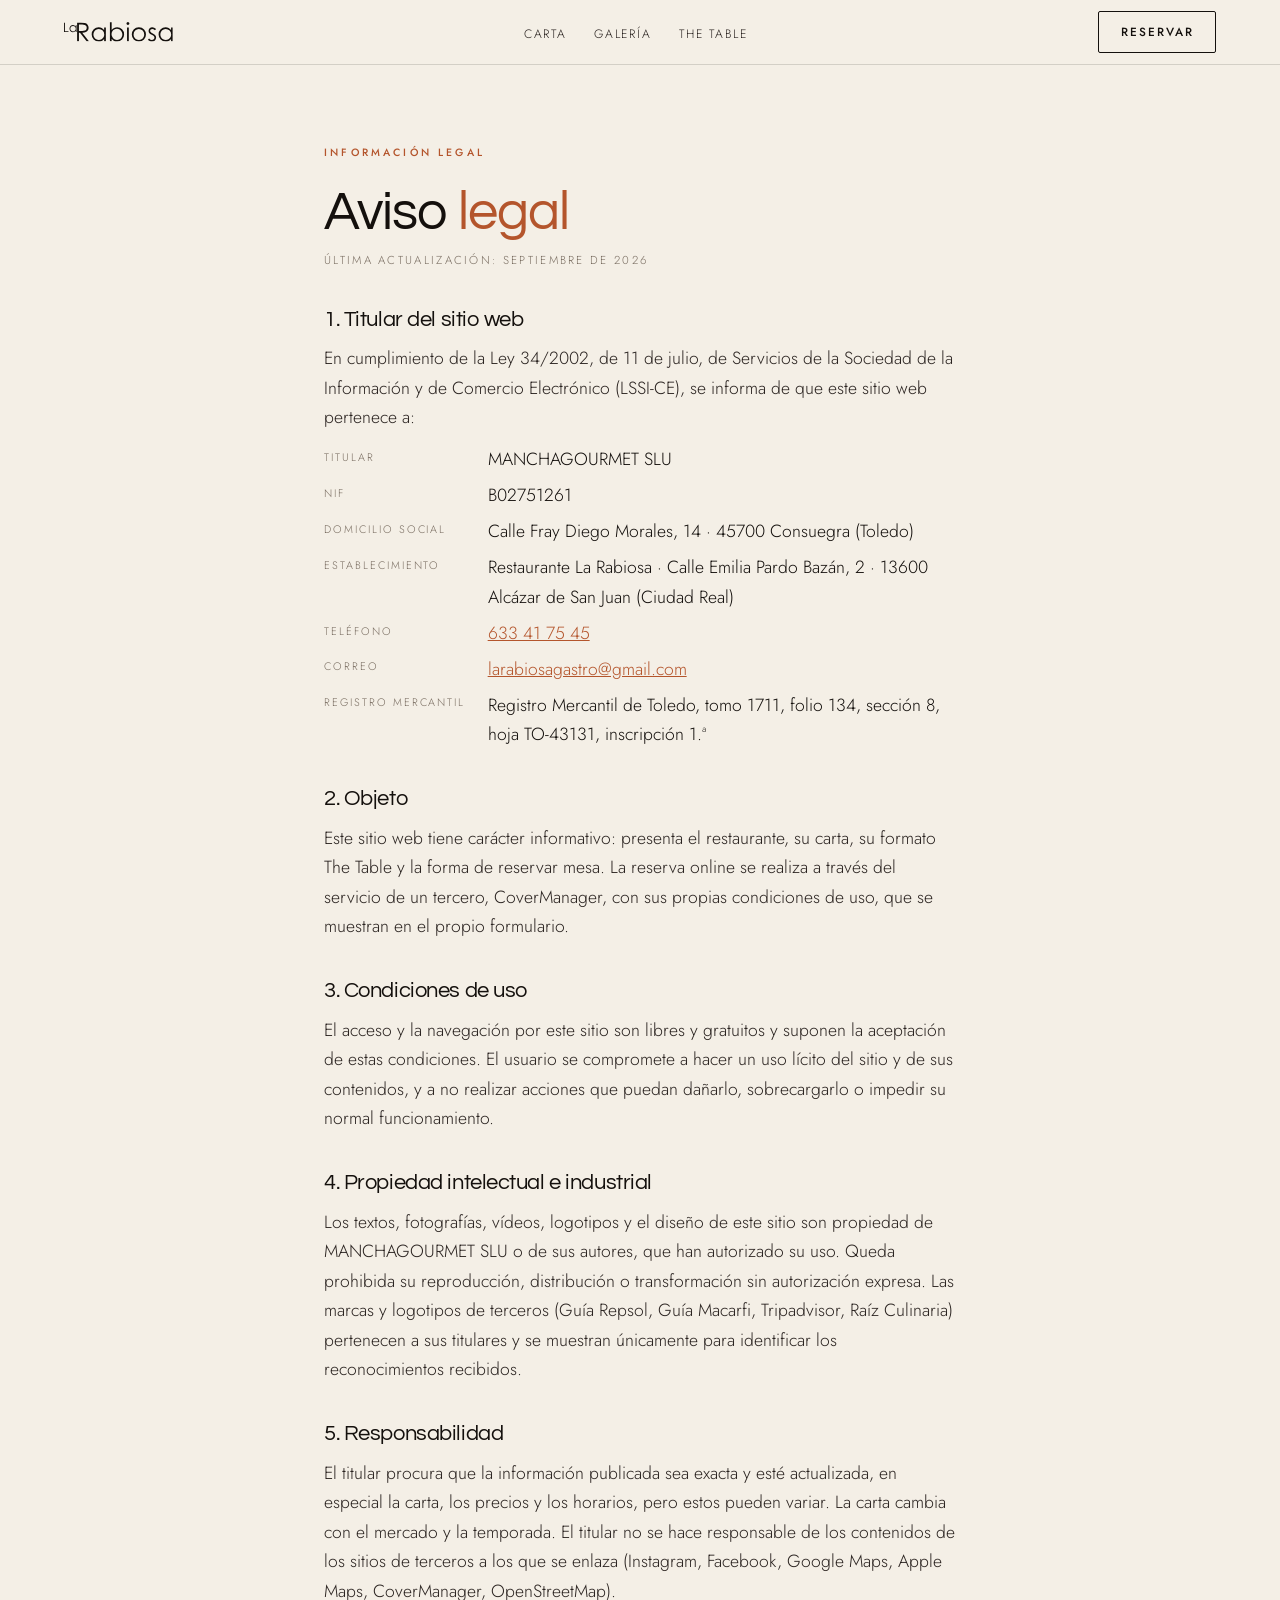
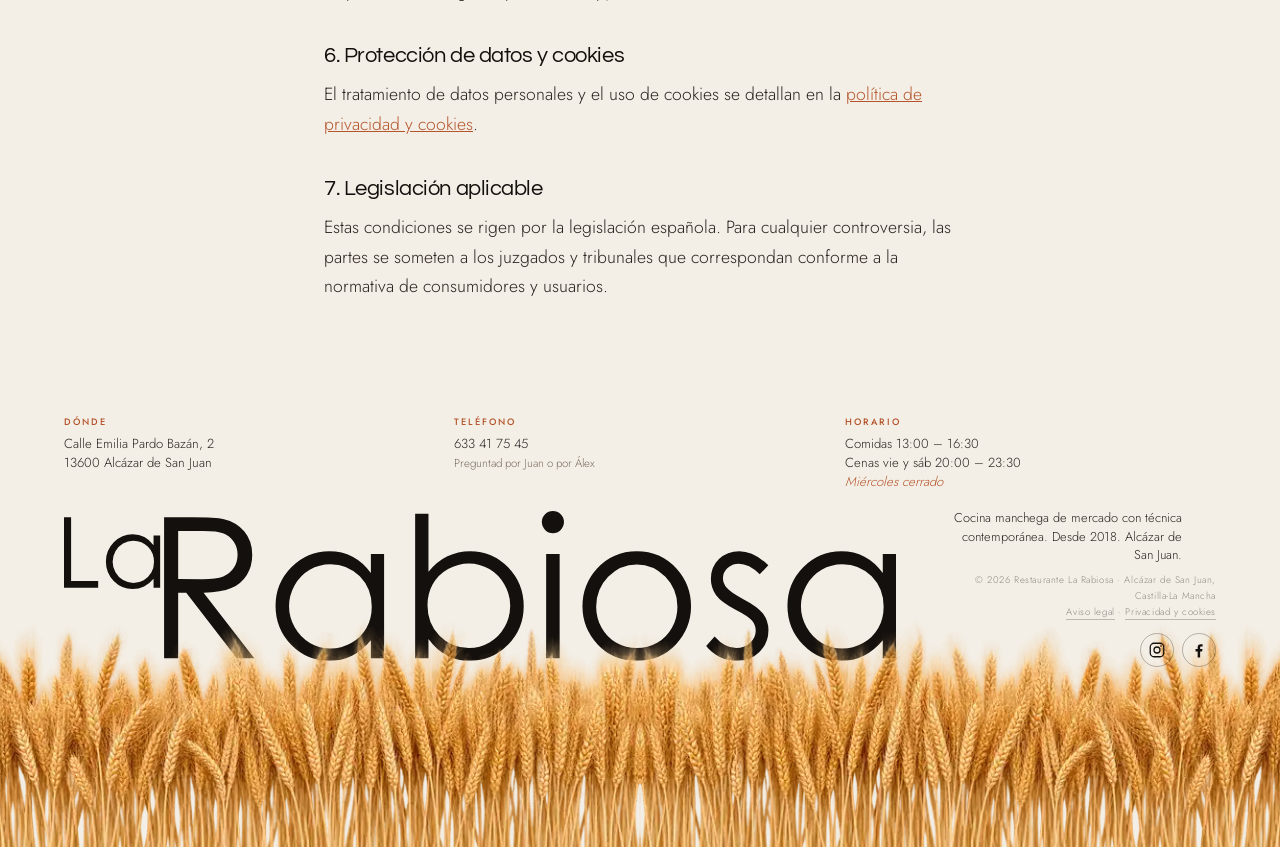
<file: aviso-legal.html>
<!DOCTYPE html>
<html lang="es">
<head>
<meta charset="utf-8">
<meta name="viewport" content="width=device-width, initial-scale=1">
<title>Aviso legal · La Rabiosa</title>
<meta name="description" content="Aviso legal y condiciones de uso del sitio web del Restaurante La Rabiosa (Alcázar de San Juan).">
<meta name="theme-color" content="#14100D">
<meta property="og:image" content="assets/img/poster-hero.jpg">
<meta property="og:type" content="website">
<meta name="twitter:card" content="summary_large_image">
<link rel="preload" as="font" type="font/woff2" href="assets/fonts/questrial-latin.woff2" crossorigin>
<link rel="preload" as="font" type="font/woff2" href="assets/fonts/jost-latin-var.woff2" crossorigin>
<link rel="stylesheet" href="assets/css/site.css?v=20260917g">
<link rel="icon" href="assets/logo/favicon.svg" type="image/svg+xml">
<link rel="icon" href="assets/logo/favicon-32.png" sizes="32x32" type="image/png">
<link rel="apple-touch-icon" href="assets/logo/apple-touch-icon.png">
<link rel="manifest" href="site.webmanifest">
<style>
  .legal{max-width:76ch;margin-inline:auto;padding:calc(var(--nav-h) + clamp(2.5rem,6vw,4.5rem)) var(--pad) clamp(3rem,7vw,5rem)}
  .legal h1{font-size:clamp(2.2rem,5vw,3.4rem);margin-bottom:.6rem}
  .legal h1 em{color:var(--clay)}
  .legal .upd{font-size:.72rem;letter-spacing:.2em;text-transform:uppercase;color:var(--muted);margin-bottom:2.4rem}
  .legal h2{font-size:1.35rem;margin:2.4rem 0 .8rem;color:var(--ink)}
  .legal p,.legal li{color:var(--ink-soft);margin-bottom:.8rem}
  .legal ul{padding-left:1.2rem;margin:0 0 1rem}
  .legal a{color:var(--clay)}
  .legal .pend{background:rgba(180,85,44,.08);border-left:2px solid var(--clay);padding:.2em .5em;border-radius:2px}
  .legal dl{display:grid;grid-template-columns:max-content 1fr;gap:.4rem 1.4rem;margin:0 0 1rem}
  .legal dt{font-size:.68rem;letter-spacing:.18em;text-transform:uppercase;color:var(--muted);padding-top:.25em}
  .legal dd{margin:0;color:var(--ink)}
  @media (max-width:520px){.legal dl{grid-template-columns:1fr;gap:.1rem}.legal dt{margin-top:.6rem}}
</style>
</head>
<body>
<svg width="0" height="0" style="position:absolute" aria-hidden="true" focusable="false"><symbol id="lr-logo" viewBox="-41.87 -75.00 423.95 76.37"><path d="M-41.87-35.91L-41.87-71.83L-38.25-71.83L-38.25-39.38L-24.46-39.38L-24.46-35.91L-41.87-35.91ZM3.76-62.48L7.13-62.48L7.13-35.91L3.76-35.91L3.76-40.48Q1.61-37.87-1.06-36.55Q-3.73-35.23-6.91-35.23L-6.91-35.23Q-12.55-35.23-16.54-39.32Q-20.53-43.41-20.53-49.27L-20.53-49.27Q-20.53-55.00-16.50-59.08Q-12.47-63.16-6.81-63.16L-6.81-63.16Q-3.54-63.16-0.89-61.77Q1.76-60.38 3.76-57.59L3.76-57.59L3.76-62.48ZM-6.54-59.86L-6.54-59.86Q-9.40-59.86-11.81-58.46Q-14.23-57.06-15.66-54.52Q-17.09-51.98-17.09-49.15L-17.09-49.15Q-17.09-46.34-15.65-43.77Q-14.21-41.21-11.78-39.78Q-9.35-38.35-6.57-38.35L-6.57-38.35Q-3.76-38.35-1.24-39.77Q1.27-41.19 2.63-43.60Q3.98-46.02 3.98-49.05L3.98-49.05Q3.98-53.66 0.94-56.76Q-2.10-59.86-6.54-59.86ZM9.13 0L9.13-71.83L23.44-71.83Q35.40-71.83 39.65-70.85L39.65-70.85Q46.04-69.38 50.05-64.58Q54.05-59.77 54.05-52.73L54.05-52.73Q54.05-46.88 51.29-42.43Q48.54-37.99 43.41-35.72Q38.28-33.45 29.25-33.40L29.25-33.40L55.08 0L46.19 0L20.41-33.40L16.31-33.40L16.31 0L9.13 0ZM28.96-64.79L16.31-64.79L16.31-40.38L28.66-40.28Q35.84-40.28 39.28-41.65Q42.72-43.02 44.65-46.02Q46.58-49.02 46.58-52.73L46.58-52.73Q46.58-56.35 44.63-59.30Q42.68-62.26 39.50-63.53Q36.33-64.79 28.96-64.79L28.96-64.79ZM114.50-53.13L121.24-53.13L121.24 0L114.50 0L114.50-9.13Q110.21-3.91 104.86-1.27Q99.51 1.37 93.16 1.37L93.16 1.37Q81.88 1.37 73.90-6.81Q65.92-14.99 65.92-26.71L65.92-26.71Q65.92-38.18 73.97-46.34Q82.03-54.49 93.36-54.49L93.36-54.49Q99.90-54.49 105.20-51.71Q110.50-48.93 114.50-43.36L114.50-43.36L114.50-53.13ZM93.90-47.90L93.90-47.90Q88.18-47.90 83.35-45.09Q78.52-42.29 75.66-37.21Q72.80-32.13 72.80-26.46L72.80-26.46Q72.80-20.85 75.68-15.72Q78.56-10.60 83.42-7.74Q88.28-4.88 93.85-4.88L93.85-4.88Q99.46-4.88 104.49-7.71Q109.52-10.55 112.23-15.38Q114.94-20.21 114.94-26.27L114.94-26.27Q114.94-35.50 108.86-41.70Q102.78-47.90 93.90-47.90ZM143.85 0L137.06 0L137.06-73.63L143.85-73.63L143.85-43.99Q148.14-49.27 153.47-51.88Q158.79-54.49 165.14-54.49L165.14-54.49Q176.42-54.49 184.40-46.31Q192.38-38.13 192.38-26.46L192.38-26.46Q192.38-14.94 184.33-6.79Q176.27 1.37 164.94 1.37L164.94 1.37Q158.45 1.37 153.17-1.42Q147.90-4.20 143.85-9.77L143.85-9.77L143.85 0ZM164.40-5.22L164.40-5.22Q170.12-5.22 174.95-8.03Q179.79-10.84 182.64-15.92Q185.50-21.00 185.50-26.66L185.50-26.66Q185.50-32.32 182.62-37.45Q179.74-42.58 174.88-45.43Q170.02-48.29 164.50-48.29L164.50-48.29Q158.89-48.29 153.83-45.43Q148.78-42.58 146.07-37.74Q143.36-32.91 143.36-26.86L143.36-26.86Q143.36-17.63 149.44-11.43Q155.52-5.22 164.40-5.22ZM207.23-75L207.23-75Q209.57-75 211.23-73.34Q212.89-71.68 212.89-69.34L212.89-69.34Q212.89-67.04 211.23-65.38Q209.57-63.72 207.23-63.72L207.23-63.72Q204.93-63.72 203.27-65.38Q201.61-67.04 201.61-69.34L201.61-69.34Q201.61-71.68 203.27-73.34Q204.93-75 207.23-75ZM203.81 0L203.81-53.13L210.69-53.13L210.69 0L203.81 0ZM250-54.49L250-54.49Q262.26-54.49 270.31-45.61L270.31-45.61Q277.64-37.50 277.64-26.42L277.64-26.42Q277.64-15.28 269.90-6.96Q262.16 1.37 250 1.37L250 1.37Q237.79 1.37 230.05-6.96Q222.31-15.28 222.31-26.42L222.31-26.42Q222.31-37.45 229.64-45.56L229.64-45.56Q237.70-54.49 250-54.49ZM250-47.80L250-47.80Q241.50-47.80 235.40-41.50Q229.30-35.21 229.30-26.27L229.30-26.27Q229.30-20.51 232.08-15.53Q234.86-10.55 239.60-7.84Q244.34-5.13 250-5.13L250-5.13Q255.66-5.13 260.40-7.84Q265.14-10.55 267.92-15.53Q270.70-20.51 270.70-26.27L270.70-26.27Q270.70-35.21 264.58-41.50Q258.45-47.80 250-47.80ZM317.04-47.31L317.04-47.31L312.65-42.77Q307.18-48.10 301.95-48.10L301.95-48.10Q298.63-48.10 296.26-45.90Q293.90-43.70 293.90-40.77L293.90-40.77Q293.90-38.18 295.85-35.84L295.85-35.84Q297.80-33.45 304.05-30.22L304.05-30.22Q311.67-26.27 314.40-22.61L314.40-22.61Q317.09-18.90 317.09-14.26L317.09-14.26Q317.09-7.71 312.50-3.17Q307.91 1.37 301.03 1.37L301.03 1.37Q296.44 1.37 292.26-0.63Q288.09-2.64 285.35-6.15L285.35-6.15L289.65-11.04Q294.87-5.13 300.73-5.13L300.73-5.13Q304.83-5.13 307.71-7.76Q310.60-10.40 310.60-13.96L310.60-13.96Q310.60-16.89 308.69-19.19L308.69-19.19Q306.79-21.44 300.10-24.85L300.10-24.85Q292.92-28.56 290.33-32.18L290.33-32.18Q287.74-35.79 287.74-40.43L287.74-40.43Q287.74-46.48 291.87-50.49Q296.00-54.49 302.29-54.49L302.29-54.49Q309.62-54.49 317.04-47.31ZM375.34-53.13L382.08-53.13L382.08 0L375.34 0L375.34-9.13Q371.04-3.91 365.70-1.27Q360.35 1.37 354.00 1.37L354.00 1.37Q342.72 1.37 334.74-6.81Q326.76-14.99 326.76-26.71L326.76-26.71Q326.76-38.18 334.81-46.34Q342.87-54.49 354.20-54.49L354.20-54.49Q360.74-54.49 366.04-51.71Q371.34-48.93 375.34-43.36L375.34-43.36L375.34-53.13ZM354.74-47.90L354.74-47.90Q349.02-47.90 344.19-45.09Q339.36-42.29 336.50-37.21Q333.64-32.13 333.64-26.46L333.64-26.46Q333.64-20.85 336.52-15.72Q339.40-10.60 344.26-7.74Q349.12-4.88 354.69-4.88L354.69-4.88Q360.30-4.88 365.33-7.71Q370.36-10.55 373.07-15.38Q375.78-20.21 375.78-26.27L375.78-26.27Q375.78-35.50 369.70-41.70Q363.62-47.90 354.74-47.90Z"/></symbol></svg>

<nav class="nav nav--dark">
  <a href="index.html" class="brand" aria-label="La Rabiosa, inicio"><svg class="brand-mark" viewBox="0 0 423.95 76.37" aria-hidden="true" focusable="false"><use href="#lr-logo"/></svg></a>
  <ul class="nav-links">
    <li><a href="carta.html">Carta</a></li>
    <li><a href="galeria.html">Galería</a></li>
    <li><a href="the-table.html">The Table</a></li>
    <li class="nav-mobile-only"><a href="reservar.html">Reservar</a></li>
  </ul>
  <a href="reservar.html" class="btn btn--nav">Reservar</a>
  <button class="burger" aria-label="Abrir menú" aria-expanded="false"><span></span><span></span><span></span></button>
</nav>

<main class="legal">
  <span class="eyebrow">Información legal</span>
  <h1>Aviso <em>legal</em></h1>
  <p class="upd">Última actualización: septiembre de 2026</p>

  <h2>1. Titular del sitio web</h2>
  <p>En cumplimiento de la Ley 34/2002, de 11 de julio, de Servicios de la Sociedad de la Información y de Comercio Electrónico (LSSI-CE), se informa de que este sitio web pertenece a:</p>
  <dl>
  <dt>Titular</dt><dd>MANCHAGOURMET SLU</dd>
  <dt>NIF</dt><dd>B02751261</dd>
  <dt>Domicilio social</dt><dd>Calle Fray Diego Morales, 14 · 45700 Consuegra (Toledo)</dd>
  <dt>Establecimiento</dt><dd>Restaurante La Rabiosa · Calle Emilia Pardo Bazán, 2 · 13600 Alcázar de San Juan (Ciudad Real)</dd>
  <dt>Teléfono</dt><dd><a href="tel:+34633417545">633 41 75 45</a></dd>
  <dt>Correo</dt><dd><a href="mailto:larabiosagastro@gmail.com">larabiosagastro@gmail.com</a></dd>
  <dt>Registro Mercantil</dt><dd>Registro Mercantil de Toledo, tomo 1711, folio 134, sección 8, hoja TO-43131, inscripción 1.ª</dd>
</dl>

  <h2>2. Objeto</h2>
  <p>Este sitio web tiene carácter informativo: presenta el restaurante, su carta, su formato The Table y la forma de reservar mesa. La reserva online se realiza a través del servicio de un tercero, CoverManager, con sus propias condiciones de uso, que se muestran en el propio formulario.</p>

  <h2>3. Condiciones de uso</h2>
  <p>El acceso y la navegación por este sitio son libres y gratuitos y suponen la aceptación de estas condiciones. El usuario se compromete a hacer un uso lícito del sitio y de sus contenidos, y a no realizar acciones que puedan dañarlo, sobrecargarlo o impedir su normal funcionamiento.</p>

  <h2>4. Propiedad intelectual e industrial</h2>
  <p>Los textos, fotografías, vídeos, logotipos y el diseño de este sitio son propiedad de MANCHAGOURMET SLU o de sus autores, que han autorizado su uso. Queda prohibida su reproducción, distribución o transformación sin autorización expresa. Las marcas y logotipos de terceros (Guía Repsol, Guía Macarfi, Tripadvisor, Raíz Culinaria) pertenecen a sus titulares y se muestran únicamente para identificar los reconocimientos recibidos.</p>

  <h2>5. Responsabilidad</h2>
  <p>El titular procura que la información publicada sea exacta y esté actualizada, en especial la carta, los precios y los horarios, pero estos pueden variar. La carta cambia con el mercado y la temporada. El titular no se hace responsable de los contenidos de los sitios de terceros a los que se enlaza (Instagram, Facebook, Google Maps, Apple Maps, CoverManager, OpenStreetMap).</p>

  <h2>6. Protección de datos y cookies</h2>
  <p>El tratamiento de datos personales y el uso de cookies se detallan en la <a href="privacidad.html">política de privacidad y cookies</a>.</p>

  <h2>7. Legislación aplicable</h2>
  <p>Estas condiciones se rigen por la legislación española. Para cualquier controversia, las partes se someten a los juzgados y tribunales que correspondan conforme a la normativa de consumidores y usuarios.</p>
</main>

<footer class="foot foot--light">
  <div class="wrap foot-in">
    <dl class="foot-facts">
      <div><dt>Dónde</dt><dd><a href="https://maps.google.com/?q=Calle+Emilia+Pardo+Baz%C3%A1n+2+Alc%C3%A1zar+de+San+Juan" target="_blank" rel="noopener">Calle Emilia Pardo Bazán, 2<br>13600 Alcázar de San Juan</a></dd></div>
      <div><dt>Teléfono</dt><dd><a href="tel:+34633417545">633 41 75 45</a><br><span class="foot-note">Preguntad por Juan o por Álex</span></dd></div>
      <div><dt>Horario</dt><dd>Comidas <span class="hr">13:00 – 16:30</span><br>Cenas vie y sáb <span class="hr">20:00 – 23:30</span><br><span class="foot-closed">Miércoles cerrado</span></dd></div>
    </dl>
  </div>
  <div class="foot-field">
    <div class="foot-field-in">
      <span class="foot-big" aria-hidden="true"><svg class="brand-mark" viewBox="0 0 423.95 76.37" aria-hidden="true" focusable="false"><use href="#lr-logo"/></svg></span>
      <div class="foot-side">
        <p class="foot-tag">Cocina manchega de mercado con técnica contemporánea. Desde 2018. Alcázar de San Juan.</p>
        <p class="foot-bottom">© <span id="year">2026</span> Restaurante La Rabiosa · Alcázar de San Juan, Castilla-La Mancha<br><a href="aviso-legal.html">Aviso legal</a> · <a href="privacidad.html">Privacidad y cookies</a></p>
        <div class="foot-social">
          <a class="foot-ico" href="https://www.instagram.com/larabiosarestaurante/" target="_blank" rel="noopener" aria-label="Instagram de La Rabiosa"><svg viewBox="0 0 24 24" width="18" height="18" fill="none" stroke="currentColor" stroke-width="1.7" aria-hidden="true"><rect x="3" y="3" width="18" height="18" rx="5"/><circle cx="12" cy="12" r="4"/><circle cx="17.3" cy="6.7" r="1.1" fill="currentColor" stroke="none"/></svg></a>
          <a class="foot-ico" href="https://www.facebook.com/LaRabiosaGastro/" target="_blank" rel="noopener" aria-label="Facebook de La Rabiosa"><svg viewBox="0 0 24 24" width="18" height="18" fill="currentColor" aria-hidden="true"><path d="M13.5 22v-8h2.7l.4-3.2h-3.1V8.8c0-.9.3-1.6 1.6-1.6h1.7V4.4c-.3 0-1.3-.1-2.5-.1-2.5 0-4.1 1.5-4.1 4.2v2.3H7.4V14h2.8v8h3.3z"/></svg></a>
        </div>
      </div>
    </div>
  </div>
</footer>

<script src="assets/js/site.js?v=20260915o"></script>
</body>
</html>
</file>
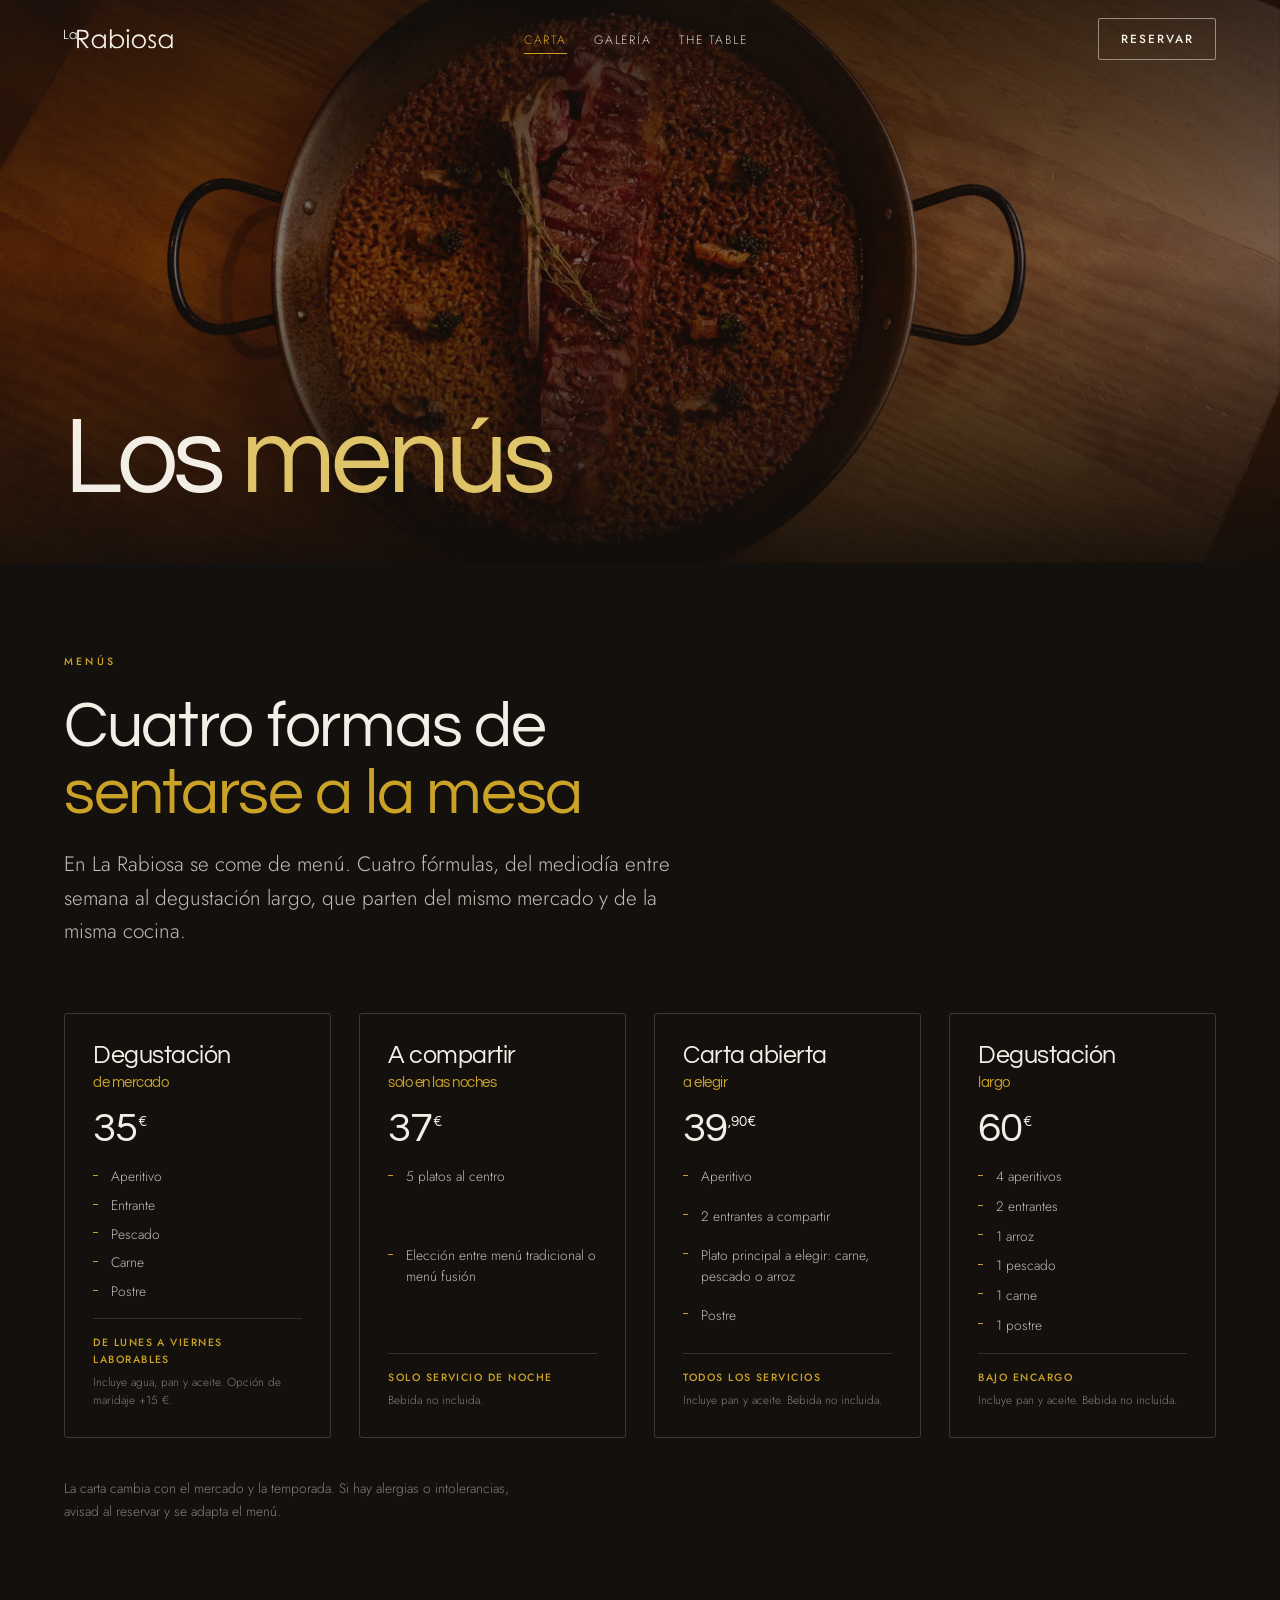
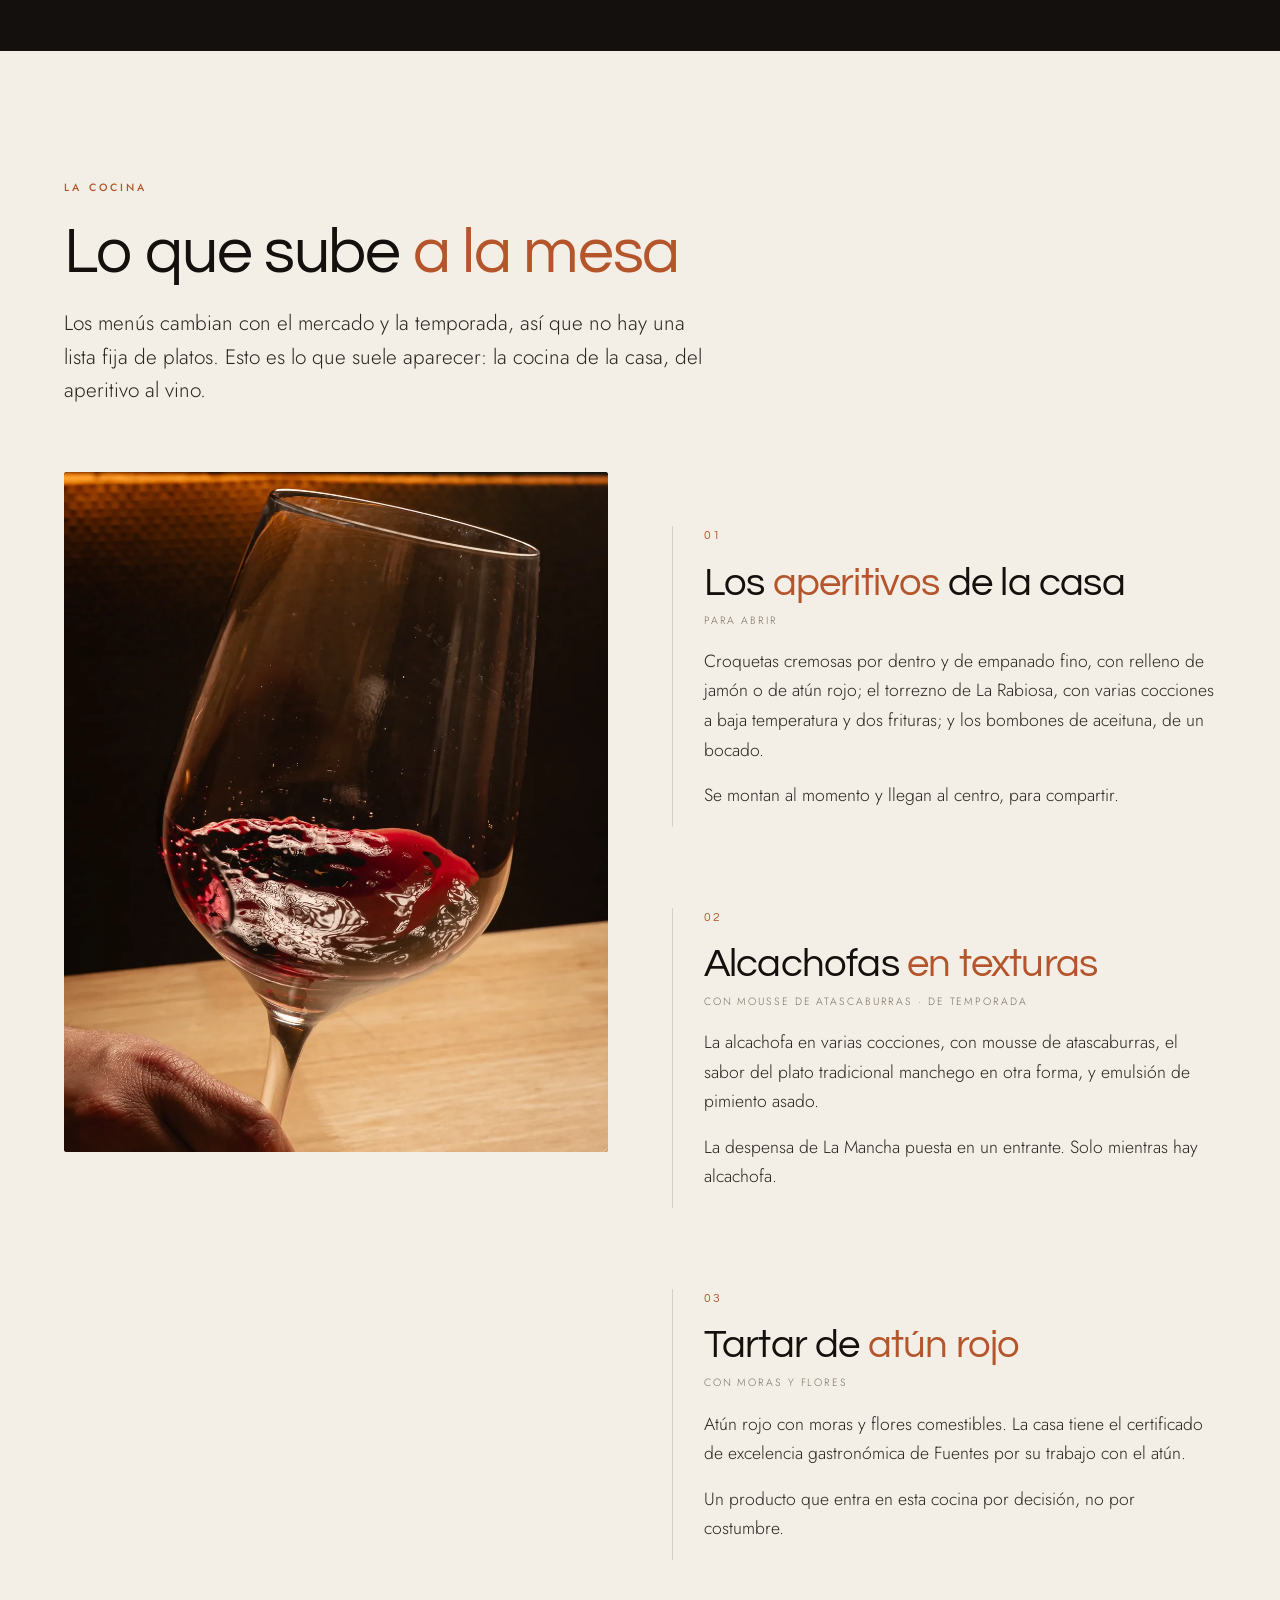
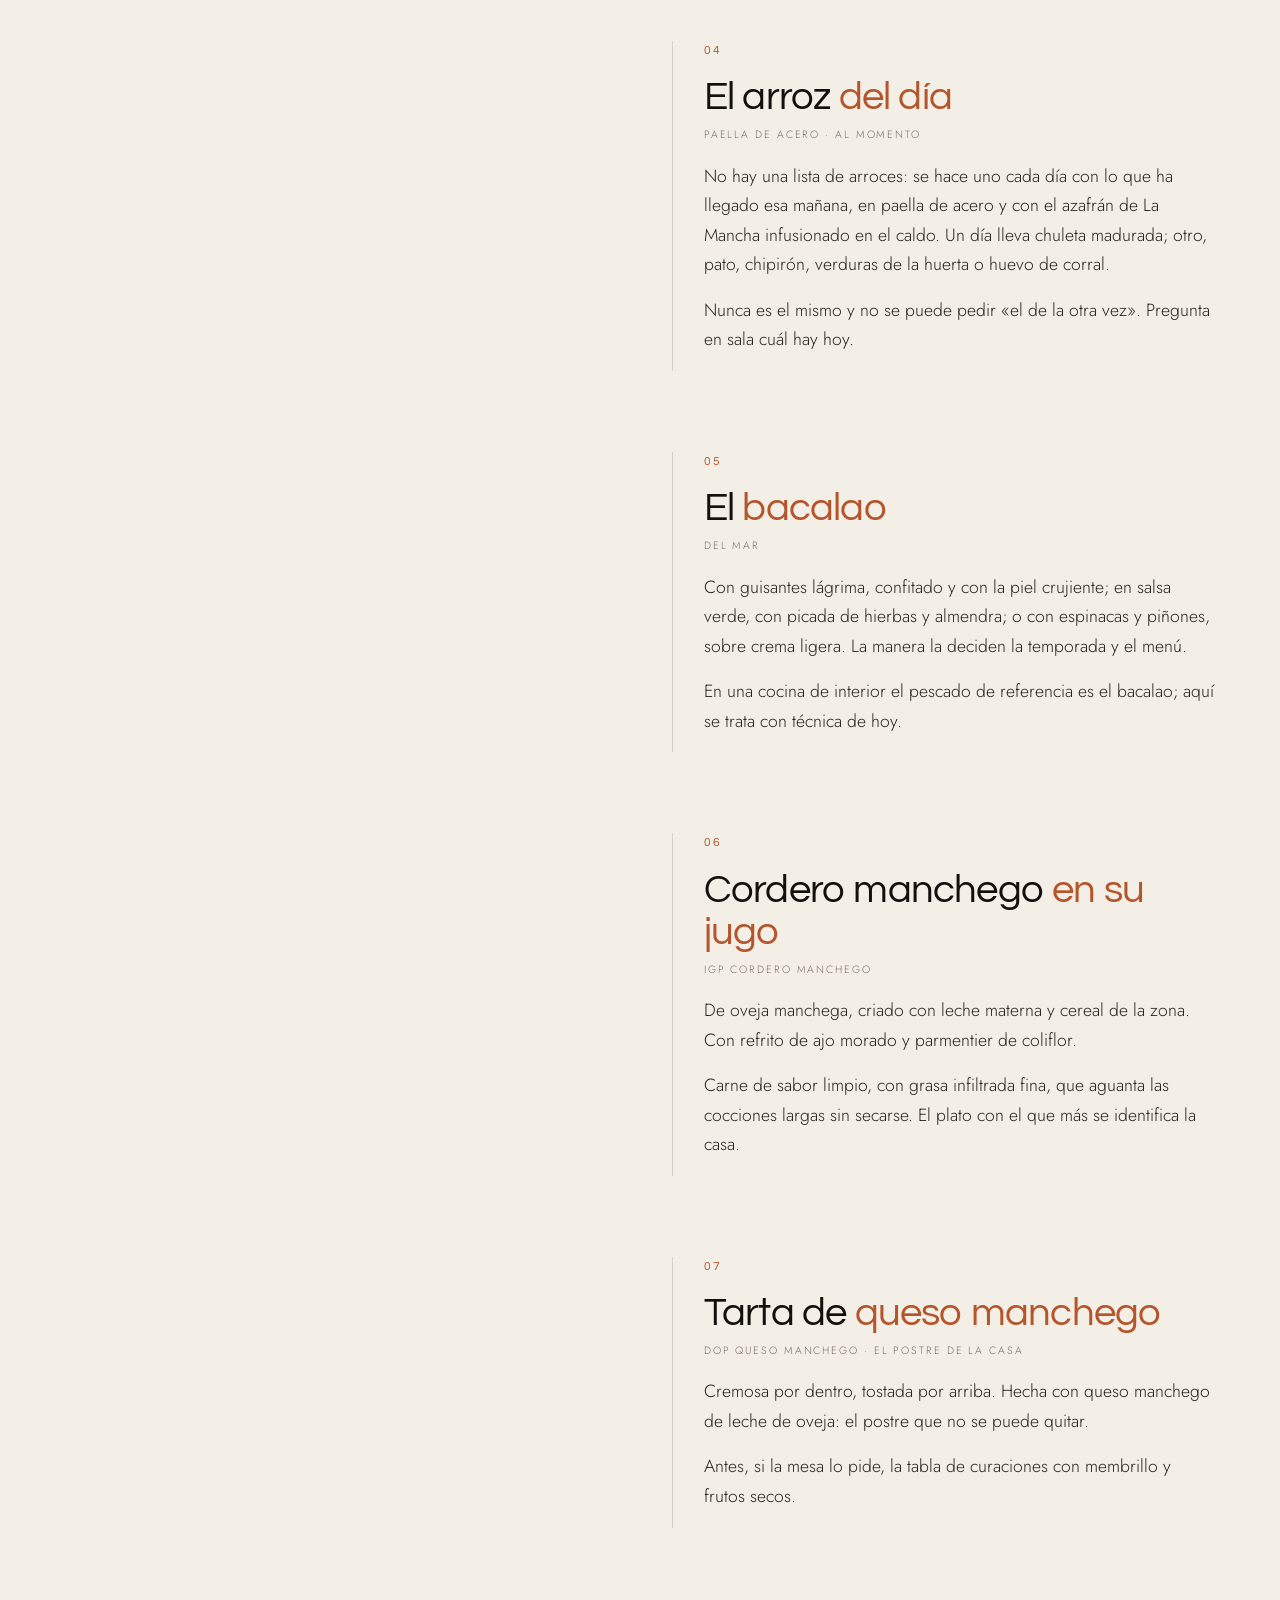
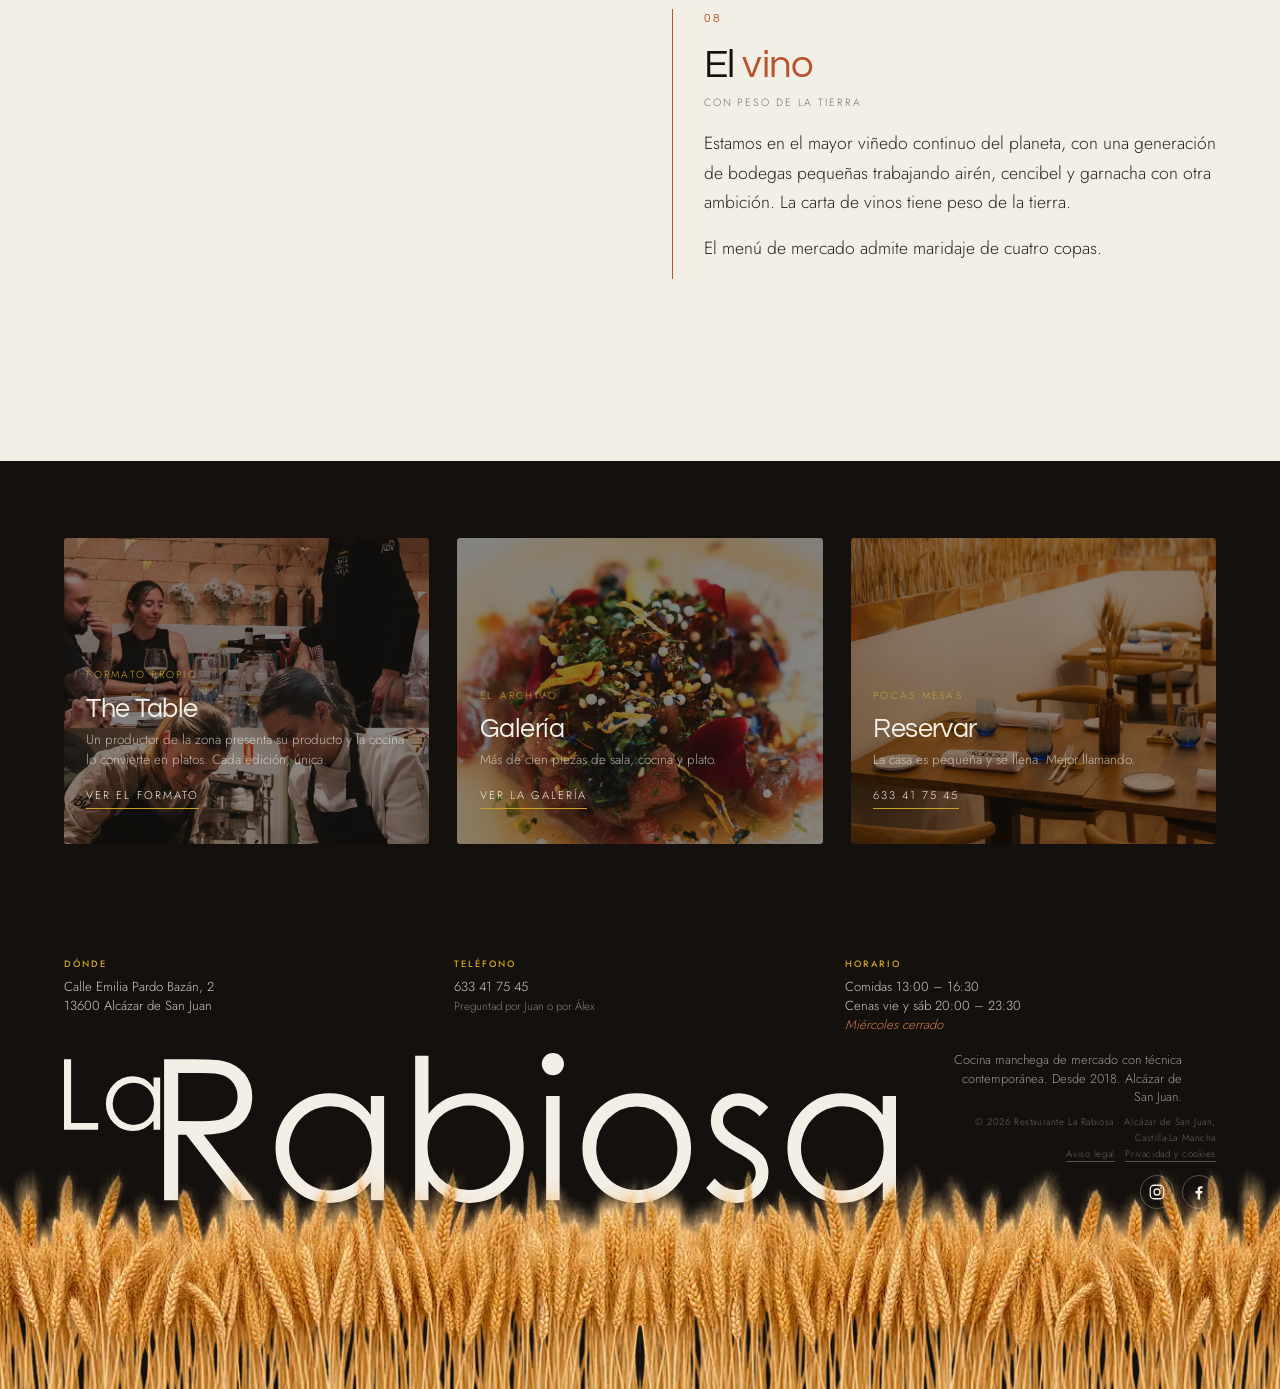
<file: carta.html>
<!DOCTYPE html>
<html lang="es">
<head>
<meta charset="utf-8">
<meta name="viewport" content="width=device-width, initial-scale=1">
<title>Los menús · La Rabiosa</title>
<meta name="description" content="En La Rabiosa se come de menú: cuatro fórmulas, del menú de mercado al degustación largo, y los platos de la casa que suelen subir a la mesa. Alcázar de San Juan.">
<meta name="theme-color" content="#14100D">
<meta property="og:title" content="Los menús · La Rabiosa">
<meta property="og:description" content="Cuatro menús y lo que sube a la mesa.">
<meta property="og:image" content="assets/img/gal/arroz-negro-chef.webp">
<meta property="og:type" content="website">
<meta name="twitter:card" content="summary_large_image">
<link rel="preload" as="font" type="font/woff2" href="assets/fonts/questrial-latin.woff2" crossorigin>
<link rel="preload" as="font" type="font/woff2" href="assets/fonts/jost-latin-var.woff2" crossorigin>
<link rel="stylesheet" href="assets/css/site.css?v=20260917g">
<link rel="icon" href="assets/logo/favicon.svg" type="image/svg+xml">
<link rel="icon" href="assets/logo/favicon-32.png" sizes="32x32" type="image/png">
<link rel="apple-touch-icon" href="assets/logo/apple-touch-icon.png">
<link rel="manifest" href="site.webmanifest">
</head>
<body>
<svg width="0" height="0" style="position:absolute" aria-hidden="true" focusable="false"><symbol id="lr-logo" viewBox="-41.87 -75.00 423.95 76.37"><path d="M-41.87-35.91L-41.87-71.83L-38.25-71.83L-38.25-39.38L-24.46-39.38L-24.46-35.91L-41.87-35.91ZM3.76-62.48L7.13-62.48L7.13-35.91L3.76-35.91L3.76-40.48Q1.61-37.87-1.06-36.55Q-3.73-35.23-6.91-35.23L-6.91-35.23Q-12.55-35.23-16.54-39.32Q-20.53-43.41-20.53-49.27L-20.53-49.27Q-20.53-55.00-16.50-59.08Q-12.47-63.16-6.81-63.16L-6.81-63.16Q-3.54-63.16-0.89-61.77Q1.76-60.38 3.76-57.59L3.76-57.59L3.76-62.48ZM-6.54-59.86L-6.54-59.86Q-9.40-59.86-11.81-58.46Q-14.23-57.06-15.66-54.52Q-17.09-51.98-17.09-49.15L-17.09-49.15Q-17.09-46.34-15.65-43.77Q-14.21-41.21-11.78-39.78Q-9.35-38.35-6.57-38.35L-6.57-38.35Q-3.76-38.35-1.24-39.77Q1.27-41.19 2.63-43.60Q3.98-46.02 3.98-49.05L3.98-49.05Q3.98-53.66 0.94-56.76Q-2.10-59.86-6.54-59.86ZM9.13 0L9.13-71.83L23.44-71.83Q35.40-71.83 39.65-70.85L39.65-70.85Q46.04-69.38 50.05-64.58Q54.05-59.77 54.05-52.73L54.05-52.73Q54.05-46.88 51.29-42.43Q48.54-37.99 43.41-35.72Q38.28-33.45 29.25-33.40L29.25-33.40L55.08 0L46.19 0L20.41-33.40L16.31-33.40L16.31 0L9.13 0ZM28.96-64.79L16.31-64.79L16.31-40.38L28.66-40.28Q35.84-40.28 39.28-41.65Q42.72-43.02 44.65-46.02Q46.58-49.02 46.58-52.73L46.58-52.73Q46.58-56.35 44.63-59.30Q42.68-62.26 39.50-63.53Q36.33-64.79 28.96-64.79L28.96-64.79ZM114.50-53.13L121.24-53.13L121.24 0L114.50 0L114.50-9.13Q110.21-3.91 104.86-1.27Q99.51 1.37 93.16 1.37L93.16 1.37Q81.88 1.37 73.90-6.81Q65.92-14.99 65.92-26.71L65.92-26.71Q65.92-38.18 73.97-46.34Q82.03-54.49 93.36-54.49L93.36-54.49Q99.90-54.49 105.20-51.71Q110.50-48.93 114.50-43.36L114.50-43.36L114.50-53.13ZM93.90-47.90L93.90-47.90Q88.18-47.90 83.35-45.09Q78.52-42.29 75.66-37.21Q72.80-32.13 72.80-26.46L72.80-26.46Q72.80-20.85 75.68-15.72Q78.56-10.60 83.42-7.74Q88.28-4.88 93.85-4.88L93.85-4.88Q99.46-4.88 104.49-7.71Q109.52-10.55 112.23-15.38Q114.94-20.21 114.94-26.27L114.94-26.27Q114.94-35.50 108.86-41.70Q102.78-47.90 93.90-47.90ZM143.85 0L137.06 0L137.06-73.63L143.85-73.63L143.85-43.99Q148.14-49.27 153.47-51.88Q158.79-54.49 165.14-54.49L165.14-54.49Q176.42-54.49 184.40-46.31Q192.38-38.13 192.38-26.46L192.38-26.46Q192.38-14.94 184.33-6.79Q176.27 1.37 164.94 1.37L164.94 1.37Q158.45 1.37 153.17-1.42Q147.90-4.20 143.85-9.77L143.85-9.77L143.85 0ZM164.40-5.22L164.40-5.22Q170.12-5.22 174.95-8.03Q179.79-10.84 182.64-15.92Q185.50-21.00 185.50-26.66L185.50-26.66Q185.50-32.32 182.62-37.45Q179.74-42.58 174.88-45.43Q170.02-48.29 164.50-48.29L164.50-48.29Q158.89-48.29 153.83-45.43Q148.78-42.58 146.07-37.74Q143.36-32.91 143.36-26.86L143.36-26.86Q143.36-17.63 149.44-11.43Q155.52-5.22 164.40-5.22ZM207.23-75L207.23-75Q209.57-75 211.23-73.34Q212.89-71.68 212.89-69.34L212.89-69.34Q212.89-67.04 211.23-65.38Q209.57-63.72 207.23-63.72L207.23-63.72Q204.93-63.72 203.27-65.38Q201.61-67.04 201.61-69.34L201.61-69.34Q201.61-71.68 203.27-73.34Q204.93-75 207.23-75ZM203.81 0L203.81-53.13L210.69-53.13L210.69 0L203.81 0ZM250-54.49L250-54.49Q262.26-54.49 270.31-45.61L270.31-45.61Q277.64-37.50 277.64-26.42L277.64-26.42Q277.64-15.28 269.90-6.96Q262.16 1.37 250 1.37L250 1.37Q237.79 1.37 230.05-6.96Q222.31-15.28 222.31-26.42L222.31-26.42Q222.31-37.45 229.64-45.56L229.64-45.56Q237.70-54.49 250-54.49ZM250-47.80L250-47.80Q241.50-47.80 235.40-41.50Q229.30-35.21 229.30-26.27L229.30-26.27Q229.30-20.51 232.08-15.53Q234.86-10.55 239.60-7.84Q244.34-5.13 250-5.13L250-5.13Q255.66-5.13 260.40-7.84Q265.14-10.55 267.92-15.53Q270.70-20.51 270.70-26.27L270.70-26.27Q270.70-35.21 264.58-41.50Q258.45-47.80 250-47.80ZM317.04-47.31L317.04-47.31L312.65-42.77Q307.18-48.10 301.95-48.10L301.95-48.10Q298.63-48.10 296.26-45.90Q293.90-43.70 293.90-40.77L293.90-40.77Q293.90-38.18 295.85-35.84L295.85-35.84Q297.80-33.45 304.05-30.22L304.05-30.22Q311.67-26.27 314.40-22.61L314.40-22.61Q317.09-18.90 317.09-14.26L317.09-14.26Q317.09-7.71 312.50-3.17Q307.91 1.37 301.03 1.37L301.03 1.37Q296.44 1.37 292.26-0.63Q288.09-2.64 285.35-6.15L285.35-6.15L289.65-11.04Q294.87-5.13 300.73-5.13L300.73-5.13Q304.83-5.13 307.71-7.76Q310.60-10.40 310.60-13.96L310.60-13.96Q310.60-16.89 308.69-19.19L308.69-19.19Q306.79-21.44 300.10-24.85L300.10-24.85Q292.92-28.56 290.33-32.18L290.33-32.18Q287.74-35.79 287.74-40.43L287.74-40.43Q287.74-46.48 291.87-50.49Q296.00-54.49 302.29-54.49L302.29-54.49Q309.62-54.49 317.04-47.31ZM375.34-53.13L382.08-53.13L382.08 0L375.34 0L375.34-9.13Q371.04-3.91 365.70-1.27Q360.35 1.37 354.00 1.37L354.00 1.37Q342.72 1.37 334.74-6.81Q326.76-14.99 326.76-26.71L326.76-26.71Q326.76-38.18 334.81-46.34Q342.87-54.49 354.20-54.49L354.20-54.49Q360.74-54.49 366.04-51.71Q371.34-48.93 375.34-43.36L375.34-43.36L375.34-53.13ZM354.74-47.90L354.74-47.90Q349.02-47.90 344.19-45.09Q339.36-42.29 336.50-37.21Q333.64-32.13 333.64-26.46L333.64-26.46Q333.64-20.85 336.52-15.72Q339.40-10.60 344.26-7.74Q349.12-4.88 354.69-4.88L354.69-4.88Q360.30-4.88 365.33-7.71Q370.36-10.55 373.07-15.38Q375.78-20.21 375.78-26.27L375.78-26.27Q375.78-35.50 369.70-41.70Q363.62-47.90 354.74-47.90Z"/></symbol></svg>

<nav class="nav" data-nav-adapt>
  <a href="index.html" class="brand" aria-label="La Rabiosa, inicio"><svg class="brand-mark" viewBox="0 0 423.95 76.37" aria-hidden="true" focusable="false"><use href="#lr-logo"/></svg></a>
  <ul class="nav-links">
    <li><a href="carta.html" aria-current="page">Carta</a></li>
    <li><a href="galeria.html">Galería</a></li>
    <li><a href="the-table.html">The Table</a></li>
    <li class="nav-mobile-only"><a href="reservar.html">Reservar</a></li>
  </ul>
  <a href="reservar.html" class="btn btn--nav">Reservar</a>
  <button class="burger" aria-label="Abrir menú" aria-expanded="false"><span></span><span></span><span></span></button>
</nav>

<!-- ═══ HERO ═══ -->
<header class="phero phero--deep">
  <img src="assets/w/hero-still.webp" alt="Paella con chuleta madurada vista desde arriba">
  <div class="phero-inner">
    <h1>Los <em>menús</em></h1>
  </div>
</header>

<!-- ═══ MENÚS ═══ -->
<section class="sec menus menus--first" id="menus">
  <div class="wrap">
    <div class="sec-head sec-head--light reveal">
      <span class="eyebrow eyebrow--light">Menús</span>
      <h2>Cuatro formas de <em>sentarse a la mesa</em></h2>
      <p class="lede lede--light">En La Rabiosa se come de menú. Cuatro fórmulas, del mediodía entre semana al degustación largo, que parten del mismo mercado y de la misma cocina.</p>
    </div>

    <div class="menu-grid">
      <article class="menu-card reveal">
        <h3>Degustación<em>de mercado</em></h3>
        <p class="menu-price">35<sup>€</sup></p>
        <ul class="menu-list"><li>Aperitivo</li><li>Entrante</li><li>Pescado</li><li>Carne</li><li>Postre</li></ul>
        <p class="menu-foot"><b>De lunes a viernes laborables</b>Incluye agua, pan y aceite. Opción de maridaje +15 €.</p>
      </article>
      <article class="menu-card reveal">
        <h3>A compartir<em>solo en las noches</em></h3>
        <p class="menu-price">37<sup>€</sup></p>
        <ul class="menu-list"><li>5 platos al centro</li><li>Elección entre menú tradicional o menú fusión</li></ul>
        <p class="menu-foot"><b>Solo servicio de noche</b>Bebida no incluida.</p>
      </article>
      <article class="menu-card reveal">
        <h3>Carta abierta<em>a elegir</em></h3>
        <p class="menu-price">39<sup>,90€</sup></p>
        <ul class="menu-list"><li>Aperitivo</li><li>2 entrantes a compartir</li><li>Plato principal a elegir: carne, pescado o arroz</li><li>Postre</li></ul>
        <p class="menu-foot"><b>Todos los servicios</b>Incluye pan y aceite. Bebida no incluida.</p>
      </article>
      <article class="menu-card reveal">
        <h3>Degustación<em>largo</em></h3>
        <p class="menu-price">60<sup>€</sup></p>
        <ul class="menu-list"><li>4 aperitivos</li><li>2 entrantes</li><li>1 arroz</li><li>1 pescado</li><li>1 carne</li><li>1 postre</li></ul>
        <p class="menu-foot"><b>Bajo encargo</b>Incluye pan y aceite. Bebida no incluida.</p>
      </article>
    </div>


    <p class="reveal" style="margin-top:2.4rem;font-size:.86rem;color:rgba(244,239,230,.5);max-width:60ch">
      La carta cambia con el mercado y la temporada. Si hay alergias o intolerancias, avisad al reservar y se adapta el menú.
    </p>
  </div>
</section>

<!-- ═══ LO QUE SUBE A LA MESA · los platos de la casa, con imagen fija que cambia al bajar ═══ -->
<section class="sec pantry" id="platos">
  <div class="wrap">
    <div class="sec-head reveal">
      <span class="eyebrow">La cocina</span>
      <h2>Lo que sube <em>a la mesa</em></h2>
      <p class="lede">Los menús cambian con el mercado y la temporada, así que no hay una lista fija de platos. Esto es lo que suele aparecer: la cocina de la casa, del aperitivo al vino.</p>
    </div>
    <div class="pantry-grid">

      <div class="pantry-sticky">
        <figure class="pantry-figure">
          <img src="assets/w/macaron-bunuelo-mayo.webp" alt="Macaron de pistacho y buñuelo sobre plato de borde tostado" class="on" loading="lazy">
          <img src="assets/img/gal/alcachofas-mesa.webp" alt="Alcachofas en texturas con atascaburras" loading="lazy">
          <img src="assets/img/gal/tartar-atun-flores.webp" alt="Tartar de atún rojo con flores comestibles" loading="lazy">
          <img src="assets/w/arroz-chuleton.webp" alt="Arroz de chuleta madurada en la paella" loading="lazy">
          <img src="assets/w/bacalao-kroma.webp" alt="Lomo de bacalao sobre crema verde" loading="lazy">
          <img src="assets/w/cordero-kroma.webp" alt="Cordero manchego en su jugo" loading="lazy">
          <img src="assets/w/tarta-queso-kroma.webp" alt="Porción de tarta de queso manchego" loading="lazy">
          <img src="assets/w/tt7-copa.webp" alt="Copa de vino tinto al trasluz" loading="lazy">
        </figure>
      </div>

      <div class="pantry-items">

        <article class="pantry-item">
          <span class="n">01</span>
          <h3>Los <em>aperitivos</em> de la casa</h3>
          <span class="do">Para abrir</span>
          <p>Croquetas cremosas por dentro y de empanado fino, con relleno de jamón o de atún rojo; el torrezno de La Rabiosa, con varias cocciones a baja temperatura y dos frituras; y los bombones de aceituna, de un bocado.</p>
          <p>Se montan al momento y llegan al centro, para compartir.</p>
        </article>

        <article class="pantry-item">
          <span class="n">02</span>
          <h3>Alcachofas <em>en texturas</em></h3>
          <span class="do">Con mousse de atascaburras · De temporada</span>
          <p>La alcachofa en varias cocciones, con mousse de atascaburras, el sabor del plato tradicional manchego en otra forma, y emulsión de pimiento asado.</p>
          <p>La despensa de La Mancha puesta en un entrante. Solo mientras hay alcachofa.</p>
        </article>

        <article class="pantry-item">
          <span class="n">03</span>
          <h3>Tartar de <em>atún rojo</em></h3>
          <span class="do">Con moras y flores</span>
          <p>Atún rojo con moras y flores comestibles. La casa tiene el certificado de excelencia gastronómica de Fuentes por su trabajo con el atún.</p>
          <p>Un producto que entra en esta cocina por decisión, no por costumbre.</p>
        </article>

        <article class="pantry-item">
          <span class="n">04</span>
          <h3>El arroz <em>del día</em></h3>
          <span class="do">Paella de acero · Al momento</span>
          <p>No hay una lista de arroces: se hace uno cada día con lo que ha llegado esa mañana, en paella de acero y con el azafrán de La Mancha infusionado en el caldo. Un día lleva chuleta madurada; otro, pato, chipirón, verduras de la huerta o huevo de corral.</p>
          <p>Nunca es el mismo y no se puede pedir «el de la otra vez». Pregunta en sala cuál hay hoy.</p>
        </article>

        <article class="pantry-item">
          <span class="n">05</span>
          <h3>El <em>bacalao</em></h3>
          <span class="do">Del mar</span>
          <p>Con guisantes lágrima, confitado y con la piel crujiente; en salsa verde, con picada de hierbas y almendra; o con espinacas y piñones, sobre crema ligera. La manera la deciden la temporada y el menú.</p>
          <p>En una cocina de interior el pescado de referencia es el bacalao; aquí se trata con técnica de hoy.</p>
        </article>

        <article class="pantry-item">
          <span class="n">06</span>
          <h3>Cordero manchego <em>en su jugo</em></h3>
          <span class="do">IGP Cordero Manchego</span>
          <p>De oveja manchega, criado con leche materna y cereal de la zona. Con refrito de ajo morado y parmentier de coliflor.</p>
          <p>Carne de sabor limpio, con grasa infiltrada fina, que aguanta las cocciones largas sin secarse. El plato con el que más se identifica la casa.</p>
        </article>

        <article class="pantry-item">
          <span class="n">07</span>
          <h3>Tarta de <em>queso manchego</em></h3>
          <span class="do">DOP Queso Manchego · El postre de la casa</span>
          <p>Cremosa por dentro, tostada por arriba. Hecha con queso manchego de leche de oveja: el postre que no se puede quitar.</p>
          <p>Antes, si la mesa lo pide, la tabla de curaciones con membrillo y frutos secos.</p>
        </article>

        <article class="pantry-item">
          <span class="n">08</span>
          <h3>El <em>vino</em></h3>
          <span class="do">Con peso de la tierra</span>
          <p>Estamos en el mayor viñedo continuo del planeta, con una generación de bodegas pequeñas trabajando airén, cencibel y garnacha con otra ambición. La carta de vinos tiene peso de la tierra.</p>
          <p>El menú de mercado admite maridaje de cuatro copas.</p>
        </article>

      </div>
    </div>
  </div>
</section>

<!-- ═══ CROSSLINKS ═══ -->
<section class="sec--tight sec--dark" style="padding-block:clamp(3rem,6vw,5rem);border-top:0">
  <div class="wrap">
    <div class="crosslinks">
      <a class="cross reveal" href="the-table.html">
        <img src="assets/img/gal/evento-pase.webp" alt="Los dos equipos emplatando juntos en The Table" loading="lazy">
        <div class="cross-body"><span>Formato propio</span><h3>The Table</h3><p>Un productor de la zona presenta su producto y la cocina lo convierte en platos. Cada edición, única.</p><span class="go">Ver el formato</span></div>
      </a>
      <a class="cross reveal" href="galeria.html">
        <img src="assets/img/gal/tartar-atun-flores.webp" alt="Tartar de atún con flores comestibles" loading="lazy">
        <div class="cross-body"><span>El archivo</span><h3>Galería</h3><p>Más de cien piezas de sala, cocina y plato.</p><span class="go">Ver la galería</span></div>
      </a>
      <a class="cross reveal" href="reservar.html">
        <img src="assets/img/sala-comedor.jpg" alt="Comedor de La Rabiosa" loading="lazy">
        <div class="cross-body"><span>Pocas mesas</span><h3>Reservar</h3><p>La casa es pequeña y se llena. Mejor llamando.</p><span class="go">633 41 75 45</span></div>
      </a>
    </div>
  </div>
</section>

<footer class="foot">
  <div class="wrap foot-in">
    <dl class="foot-facts">
      <div><dt>Dónde</dt><dd><a href="https://maps.google.com/?q=Calle+Emilia+Pardo+Baz%C3%A1n+2+Alc%C3%A1zar+de+San+Juan" target="_blank" rel="noopener">Calle Emilia Pardo Bazán, 2<br>13600 Alcázar de San Juan</a></dd></div>
      <div><dt>Teléfono</dt><dd><a href="tel:+34633417545">633 41 75 45</a><br><span class="foot-note">Preguntad por Juan o por Álex</span></dd></div>
      <div><dt>Horario</dt><dd>Comidas <span class="hr">13:00 – 16:30</span><br>Cenas vie y sáb <span class="hr">20:00 – 23:30</span><br><span class="foot-closed">Miércoles cerrado</span></dd></div>
    </dl>
  </div>
  <div class="foot-field">
    <div class="foot-field-in">
      <span class="foot-big" aria-hidden="true"><svg class="brand-mark" viewBox="0 0 423.95 76.37" aria-hidden="true" focusable="false"><use href="#lr-logo"/></svg></span>
      <div class="foot-side">
        <p class="foot-tag">Cocina manchega de mercado con técnica contemporánea. Desde 2018. Alcázar de San Juan.</p>
        <p class="foot-bottom">© <span id="year">2026</span> Restaurante La Rabiosa · Alcázar de San Juan, Castilla-La Mancha<br><a href="aviso-legal.html">Aviso legal</a> · <a href="privacidad.html">Privacidad y cookies</a></p>
        <div class="foot-social">
          <a class="foot-ico" href="https://www.instagram.com/larabiosarestaurante/" target="_blank" rel="noopener" aria-label="Instagram de La Rabiosa"><svg viewBox="0 0 24 24" width="18" height="18" fill="none" stroke="currentColor" stroke-width="1.7" aria-hidden="true"><rect x="3" y="3" width="18" height="18" rx="5"/><circle cx="12" cy="12" r="4"/><circle cx="17.3" cy="6.7" r="1.1" fill="currentColor" stroke="none"/></svg></a>
          <a class="foot-ico" href="https://www.facebook.com/LaRabiosaGastro/" target="_blank" rel="noopener" aria-label="Facebook de La Rabiosa"><svg viewBox="0 0 24 24" width="18" height="18" fill="currentColor" aria-hidden="true"><path d="M13.5 22v-8h2.7l.4-3.2h-3.1V8.8c0-.9.3-1.6 1.6-1.6h1.7V4.4c-.3 0-1.3-.1-2.5-.1-2.5 0-4.1 1.5-4.1 4.2v2.3H7.4V14h2.8v8h3.3z"/></svg></a>
        </div>
      </div>
    </div>
  </div>
</footer>

<script src="assets/js/site.js?v=20260915o"></script>
</body>
</html>
</file>
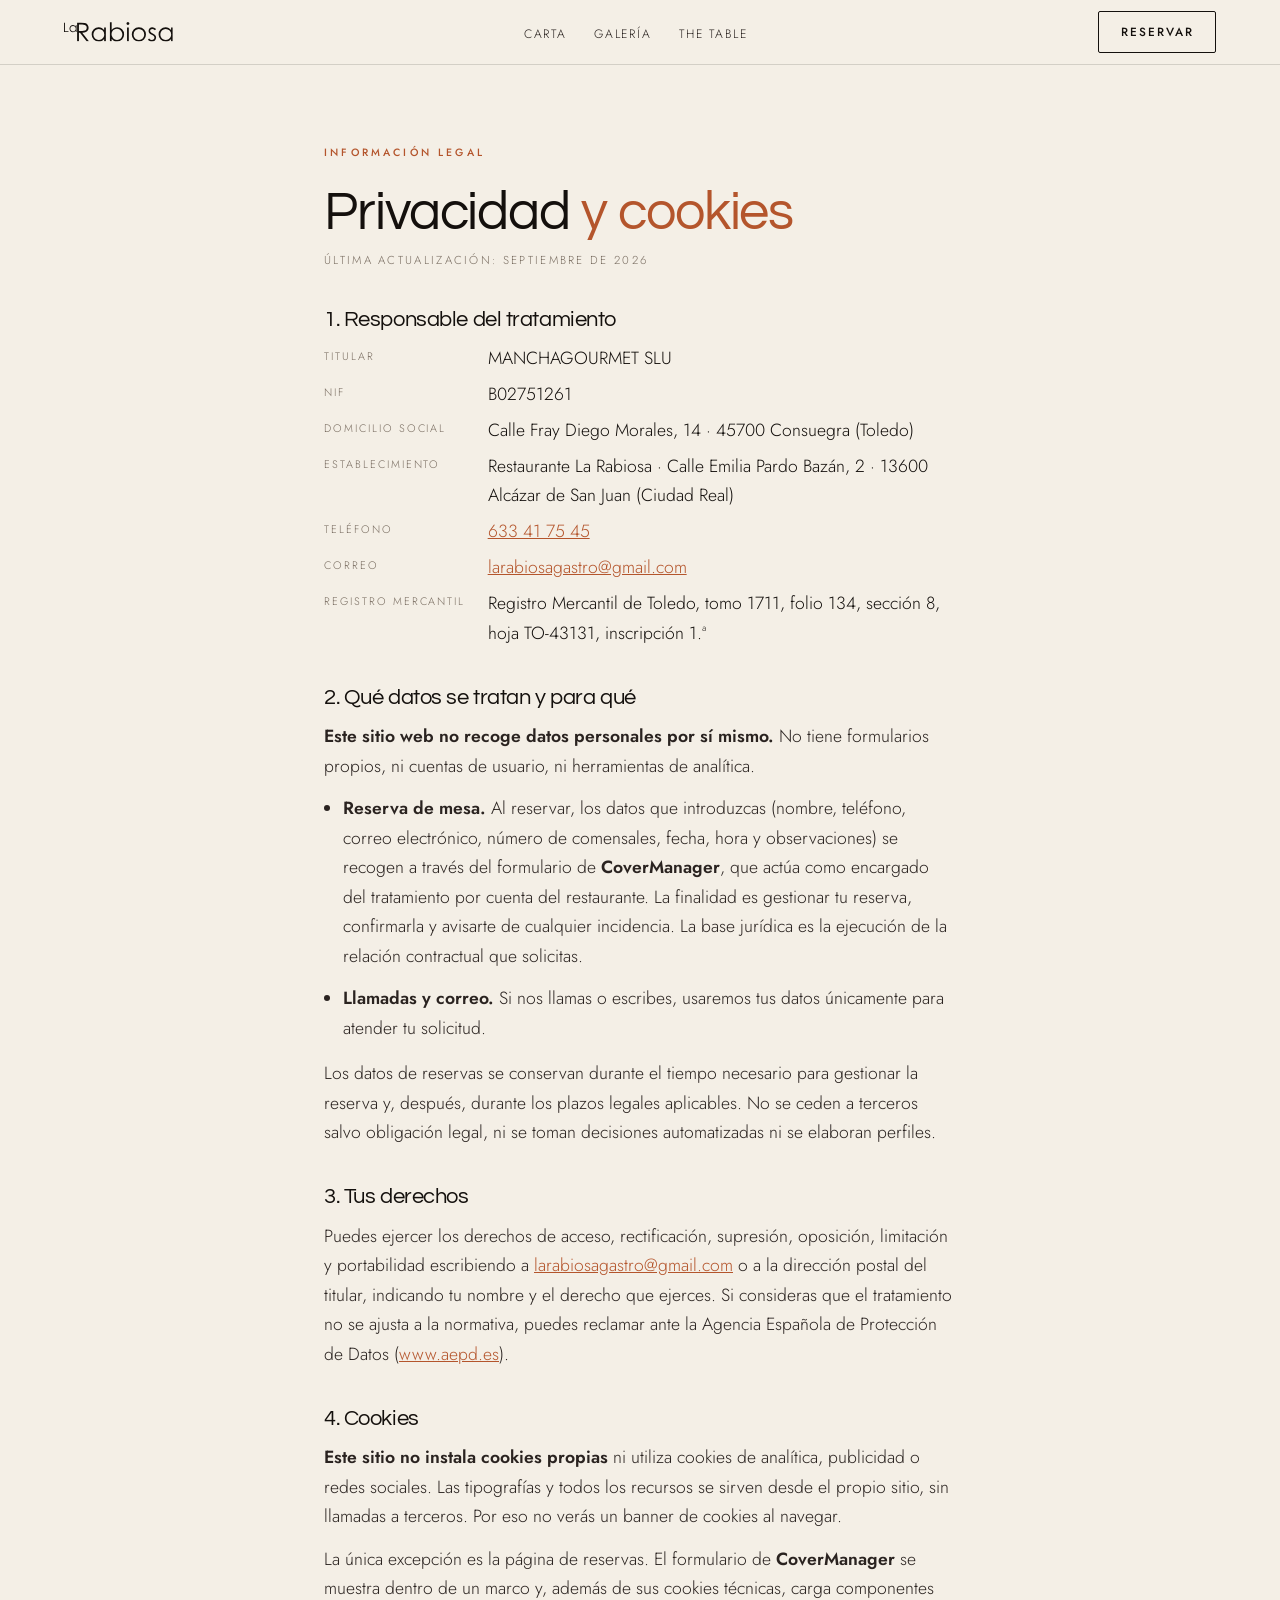
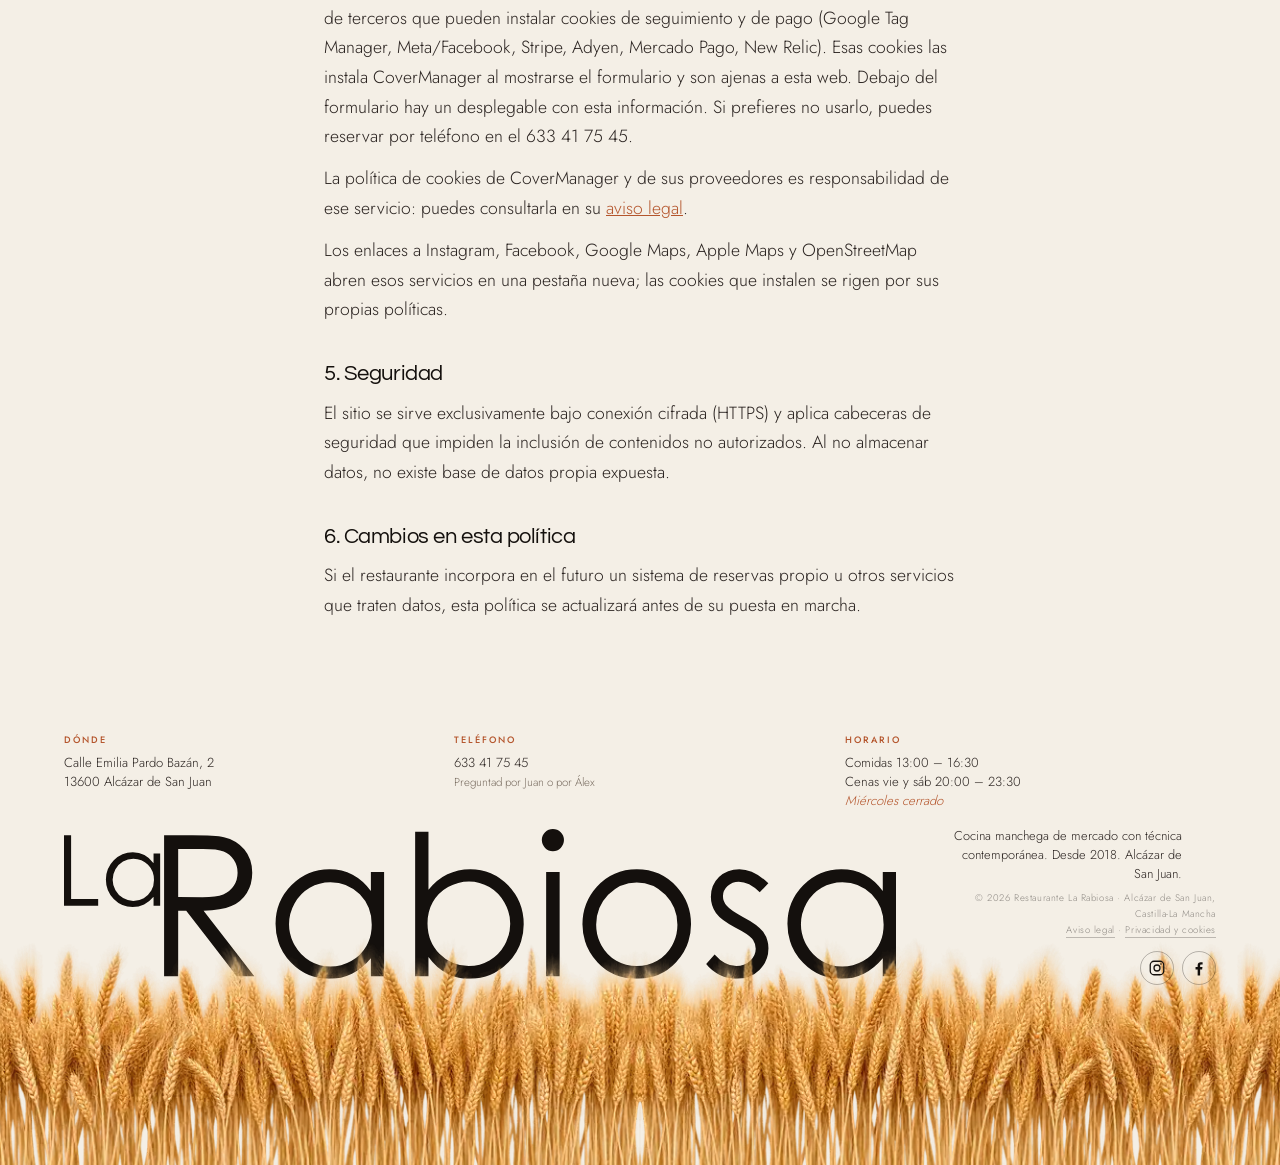
<file: privacidad.html>
<!DOCTYPE html>
<html lang="es">
<head>
<meta charset="utf-8">
<meta name="viewport" content="width=device-width, initial-scale=1">
<title>Privacidad y cookies · La Rabiosa</title>
<meta name="description" content="Política de privacidad y cookies del sitio web del Restaurante La Rabiosa: qué datos se tratan al reservar y qué cookies se usan.">
<meta name="theme-color" content="#14100D">
<meta property="og:image" content="assets/img/poster-hero.jpg">
<meta property="og:type" content="website">
<meta name="twitter:card" content="summary_large_image">
<link rel="preload" as="font" type="font/woff2" href="assets/fonts/questrial-latin.woff2" crossorigin>
<link rel="preload" as="font" type="font/woff2" href="assets/fonts/jost-latin-var.woff2" crossorigin>
<link rel="stylesheet" href="assets/css/site.css?v=20260917g">
<link rel="icon" href="assets/logo/favicon.svg" type="image/svg+xml">
<link rel="icon" href="assets/logo/favicon-32.png" sizes="32x32" type="image/png">
<link rel="apple-touch-icon" href="assets/logo/apple-touch-icon.png">
<link rel="manifest" href="site.webmanifest">
<style>
  .legal{max-width:76ch;margin-inline:auto;padding:calc(var(--nav-h) + clamp(2.5rem,6vw,4.5rem)) var(--pad) clamp(3rem,7vw,5rem)}
  .legal h1{font-size:clamp(2.2rem,5vw,3.4rem);margin-bottom:.6rem}
  .legal h1 em{color:var(--clay)}
  .legal .upd{font-size:.72rem;letter-spacing:.2em;text-transform:uppercase;color:var(--muted);margin-bottom:2.4rem}
  .legal h2{font-size:1.35rem;margin:2.4rem 0 .8rem;color:var(--ink)}
  .legal p,.legal li{color:var(--ink-soft);margin-bottom:.8rem}
  .legal ul{padding-left:1.2rem;margin:0 0 1rem}
  .legal a{color:var(--clay)}
  .legal .pend{background:rgba(180,85,44,.08);border-left:2px solid var(--clay);padding:.2em .5em;border-radius:2px}
  .legal dl{display:grid;grid-template-columns:max-content 1fr;gap:.4rem 1.4rem;margin:0 0 1rem}
  .legal dt{font-size:.68rem;letter-spacing:.18em;text-transform:uppercase;color:var(--muted);padding-top:.25em}
  .legal dd{margin:0;color:var(--ink)}
  @media (max-width:520px){.legal dl{grid-template-columns:1fr;gap:.1rem}.legal dt{margin-top:.6rem}}
</style>
</head>
<body>
<svg width="0" height="0" style="position:absolute" aria-hidden="true" focusable="false"><symbol id="lr-logo" viewBox="-41.87 -75.00 423.95 76.37"><path d="M-41.87-35.91L-41.87-71.83L-38.25-71.83L-38.25-39.38L-24.46-39.38L-24.46-35.91L-41.87-35.91ZM3.76-62.48L7.13-62.48L7.13-35.91L3.76-35.91L3.76-40.48Q1.61-37.87-1.06-36.55Q-3.73-35.23-6.91-35.23L-6.91-35.23Q-12.55-35.23-16.54-39.32Q-20.53-43.41-20.53-49.27L-20.53-49.27Q-20.53-55.00-16.50-59.08Q-12.47-63.16-6.81-63.16L-6.81-63.16Q-3.54-63.16-0.89-61.77Q1.76-60.38 3.76-57.59L3.76-57.59L3.76-62.48ZM-6.54-59.86L-6.54-59.86Q-9.40-59.86-11.81-58.46Q-14.23-57.06-15.66-54.52Q-17.09-51.98-17.09-49.15L-17.09-49.15Q-17.09-46.34-15.65-43.77Q-14.21-41.21-11.78-39.78Q-9.35-38.35-6.57-38.35L-6.57-38.35Q-3.76-38.35-1.24-39.77Q1.27-41.19 2.63-43.60Q3.98-46.02 3.98-49.05L3.98-49.05Q3.98-53.66 0.94-56.76Q-2.10-59.86-6.54-59.86ZM9.13 0L9.13-71.83L23.44-71.83Q35.40-71.83 39.65-70.85L39.65-70.85Q46.04-69.38 50.05-64.58Q54.05-59.77 54.05-52.73L54.05-52.73Q54.05-46.88 51.29-42.43Q48.54-37.99 43.41-35.72Q38.28-33.45 29.25-33.40L29.25-33.40L55.08 0L46.19 0L20.41-33.40L16.31-33.40L16.31 0L9.13 0ZM28.96-64.79L16.31-64.79L16.31-40.38L28.66-40.28Q35.84-40.28 39.28-41.65Q42.72-43.02 44.65-46.02Q46.58-49.02 46.58-52.73L46.58-52.73Q46.58-56.35 44.63-59.30Q42.68-62.26 39.50-63.53Q36.33-64.79 28.96-64.79L28.96-64.79ZM114.50-53.13L121.24-53.13L121.24 0L114.50 0L114.50-9.13Q110.21-3.91 104.86-1.27Q99.51 1.37 93.16 1.37L93.16 1.37Q81.88 1.37 73.90-6.81Q65.92-14.99 65.92-26.71L65.92-26.71Q65.92-38.18 73.97-46.34Q82.03-54.49 93.36-54.49L93.36-54.49Q99.90-54.49 105.20-51.71Q110.50-48.93 114.50-43.36L114.50-43.36L114.50-53.13ZM93.90-47.90L93.90-47.90Q88.18-47.90 83.35-45.09Q78.52-42.29 75.66-37.21Q72.80-32.13 72.80-26.46L72.80-26.46Q72.80-20.85 75.68-15.72Q78.56-10.60 83.42-7.74Q88.28-4.88 93.85-4.88L93.85-4.88Q99.46-4.88 104.49-7.71Q109.52-10.55 112.23-15.38Q114.94-20.21 114.94-26.27L114.94-26.27Q114.94-35.50 108.86-41.70Q102.78-47.90 93.90-47.90ZM143.85 0L137.06 0L137.06-73.63L143.85-73.63L143.85-43.99Q148.14-49.27 153.47-51.88Q158.79-54.49 165.14-54.49L165.14-54.49Q176.42-54.49 184.40-46.31Q192.38-38.13 192.38-26.46L192.38-26.46Q192.38-14.94 184.33-6.79Q176.27 1.37 164.94 1.37L164.94 1.37Q158.45 1.37 153.17-1.42Q147.90-4.20 143.85-9.77L143.85-9.77L143.85 0ZM164.40-5.22L164.40-5.22Q170.12-5.22 174.95-8.03Q179.79-10.84 182.64-15.92Q185.50-21.00 185.50-26.66L185.50-26.66Q185.50-32.32 182.62-37.45Q179.74-42.58 174.88-45.43Q170.02-48.29 164.50-48.29L164.50-48.29Q158.89-48.29 153.83-45.43Q148.78-42.58 146.07-37.74Q143.36-32.91 143.36-26.86L143.36-26.86Q143.36-17.63 149.44-11.43Q155.52-5.22 164.40-5.22ZM207.23-75L207.23-75Q209.57-75 211.23-73.34Q212.89-71.68 212.89-69.34L212.89-69.34Q212.89-67.04 211.23-65.38Q209.57-63.72 207.23-63.72L207.23-63.72Q204.93-63.72 203.27-65.38Q201.61-67.04 201.61-69.34L201.61-69.34Q201.61-71.68 203.27-73.34Q204.93-75 207.23-75ZM203.81 0L203.81-53.13L210.69-53.13L210.69 0L203.81 0ZM250-54.49L250-54.49Q262.26-54.49 270.31-45.61L270.31-45.61Q277.64-37.50 277.64-26.42L277.64-26.42Q277.64-15.28 269.90-6.96Q262.16 1.37 250 1.37L250 1.37Q237.79 1.37 230.05-6.96Q222.31-15.28 222.31-26.42L222.31-26.42Q222.31-37.45 229.64-45.56L229.64-45.56Q237.70-54.49 250-54.49ZM250-47.80L250-47.80Q241.50-47.80 235.40-41.50Q229.30-35.21 229.30-26.27L229.30-26.27Q229.30-20.51 232.08-15.53Q234.86-10.55 239.60-7.84Q244.34-5.13 250-5.13L250-5.13Q255.66-5.13 260.40-7.84Q265.14-10.55 267.92-15.53Q270.70-20.51 270.70-26.27L270.70-26.27Q270.70-35.21 264.58-41.50Q258.45-47.80 250-47.80ZM317.04-47.31L317.04-47.31L312.65-42.77Q307.18-48.10 301.95-48.10L301.95-48.10Q298.63-48.10 296.26-45.90Q293.90-43.70 293.90-40.77L293.90-40.77Q293.90-38.18 295.85-35.84L295.85-35.84Q297.80-33.45 304.05-30.22L304.05-30.22Q311.67-26.27 314.40-22.61L314.40-22.61Q317.09-18.90 317.09-14.26L317.09-14.26Q317.09-7.71 312.50-3.17Q307.91 1.37 301.03 1.37L301.03 1.37Q296.44 1.37 292.26-0.63Q288.09-2.64 285.35-6.15L285.35-6.15L289.65-11.04Q294.87-5.13 300.73-5.13L300.73-5.13Q304.83-5.13 307.71-7.76Q310.60-10.40 310.60-13.96L310.60-13.96Q310.60-16.89 308.69-19.19L308.69-19.19Q306.79-21.44 300.10-24.85L300.10-24.85Q292.92-28.56 290.33-32.18L290.33-32.18Q287.74-35.79 287.74-40.43L287.74-40.43Q287.74-46.48 291.87-50.49Q296.00-54.49 302.29-54.49L302.29-54.49Q309.62-54.49 317.04-47.31ZM375.34-53.13L382.08-53.13L382.08 0L375.34 0L375.34-9.13Q371.04-3.91 365.70-1.27Q360.35 1.37 354.00 1.37L354.00 1.37Q342.72 1.37 334.74-6.81Q326.76-14.99 326.76-26.71L326.76-26.71Q326.76-38.18 334.81-46.34Q342.87-54.49 354.20-54.49L354.20-54.49Q360.74-54.49 366.04-51.71Q371.34-48.93 375.34-43.36L375.34-43.36L375.34-53.13ZM354.74-47.90L354.74-47.90Q349.02-47.90 344.19-45.09Q339.36-42.29 336.50-37.21Q333.64-32.13 333.64-26.46L333.64-26.46Q333.64-20.85 336.52-15.72Q339.40-10.60 344.26-7.74Q349.12-4.88 354.69-4.88L354.69-4.88Q360.30-4.88 365.33-7.71Q370.36-10.55 373.07-15.38Q375.78-20.21 375.78-26.27L375.78-26.27Q375.78-35.50 369.70-41.70Q363.62-47.90 354.74-47.90Z"/></symbol></svg>

<nav class="nav nav--dark">
  <a href="index.html" class="brand" aria-label="La Rabiosa, inicio"><svg class="brand-mark" viewBox="0 0 423.95 76.37" aria-hidden="true" focusable="false"><use href="#lr-logo"/></svg></a>
  <ul class="nav-links">
    <li><a href="carta.html">Carta</a></li>
    <li><a href="galeria.html">Galería</a></li>
    <li><a href="the-table.html">The Table</a></li>
    <li class="nav-mobile-only"><a href="reservar.html">Reservar</a></li>
  </ul>
  <a href="reservar.html" class="btn btn--nav">Reservar</a>
  <button class="burger" aria-label="Abrir menú" aria-expanded="false"><span></span><span></span><span></span></button>
</nav>

<main class="legal">
  <span class="eyebrow">Información legal</span>
  <h1>Privacidad <em>y cookies</em></h1>
  <p class="upd">Última actualización: septiembre de 2026</p>

  <h2>1. Responsable del tratamiento</h2>
  <dl>
  <dt>Titular</dt><dd>MANCHAGOURMET SLU</dd>
  <dt>NIF</dt><dd>B02751261</dd>
  <dt>Domicilio social</dt><dd>Calle Fray Diego Morales, 14 · 45700 Consuegra (Toledo)</dd>
  <dt>Establecimiento</dt><dd>Restaurante La Rabiosa · Calle Emilia Pardo Bazán, 2 · 13600 Alcázar de San Juan (Ciudad Real)</dd>
  <dt>Teléfono</dt><dd><a href="tel:+34633417545">633 41 75 45</a></dd>
  <dt>Correo</dt><dd><a href="mailto:larabiosagastro@gmail.com">larabiosagastro@gmail.com</a></dd>
  <dt>Registro Mercantil</dt><dd>Registro Mercantil de Toledo, tomo 1711, folio 134, sección 8, hoja TO-43131, inscripción 1.ª</dd>
</dl>

  <h2>2. Qué datos se tratan y para qué</h2>
  <p><b>Este sitio web no recoge datos personales por sí mismo.</b> No tiene formularios propios, ni cuentas de usuario, ni herramientas de analítica.</p>
  <ul>
    <li><b>Reserva de mesa.</b> Al reservar, los datos que introduzcas (nombre, teléfono, correo electrónico, número de comensales, fecha, hora y observaciones) se recogen a través del formulario de <b>CoverManager</b>, que actúa como encargado del tratamiento por cuenta del restaurante. La finalidad es gestionar tu reserva, confirmarla y avisarte de cualquier incidencia. La base jurídica es la ejecución de la relación contractual que solicitas.</li>
    <li><b>Llamadas y correo.</b> Si nos llamas o escribes, usaremos tus datos únicamente para atender tu solicitud.</li>
  </ul>
  <p>Los datos de reservas se conservan durante el tiempo necesario para gestionar la reserva y, después, durante los plazos legales aplicables. No se ceden a terceros salvo obligación legal, ni se toman decisiones automatizadas ni se elaboran perfiles.</p>

  <h2>3. Tus derechos</h2>
  <p>Puedes ejercer los derechos de acceso, rectificación, supresión, oposición, limitación y portabilidad escribiendo a <a href="mailto:larabiosagastro@gmail.com">larabiosagastro@gmail.com</a> o a la dirección postal del titular, indicando tu nombre y el derecho que ejerces. Si consideras que el tratamiento no se ajusta a la normativa, puedes reclamar ante la Agencia Española de Protección de Datos (<a href="https://www.aepd.es" target="_blank" rel="noopener">www.aepd.es</a>).</p>

  <h2 id="cookies">4. Cookies</h2>
  <p><b>Este sitio no instala cookies propias</b> ni utiliza cookies de analítica, publicidad o redes sociales. Las tipografías y todos los recursos se sirven desde el propio sitio, sin llamadas a terceros. Por eso no verás un banner de cookies al navegar.</p>
  <p>La única excepción es la página de reservas. El formulario de <b>CoverManager</b> se muestra dentro de un marco y, además de sus cookies técnicas, carga componentes de terceros que pueden instalar cookies de seguimiento y de pago (Google Tag Manager, Meta/Facebook, Stripe, Adyen, Mercado Pago, New Relic). Esas cookies las instala CoverManager al mostrarse el formulario y son ajenas a esta web. Debajo del formulario hay un desplegable con esta información. Si prefieres no usarlo, puedes reservar por teléfono en el 633 41 75 45.</p>
  <p>La política de cookies de CoverManager y de sus proveedores es responsabilidad de ese servicio: puedes consultarla en su <a href="https://www.covermanager.com/legal/load_legal_dynamic/restaurante-la-rabiosa/spanish/use_conditions/0/0" target="_blank" rel="noopener">aviso legal</a>.</p>
  <p>Los enlaces a Instagram, Facebook, Google Maps, Apple Maps y OpenStreetMap abren esos servicios en una pestaña nueva; las cookies que instalen se rigen por sus propias políticas.</p>

  <h2>5. Seguridad</h2>
  <p>El sitio se sirve exclusivamente bajo conexión cifrada (HTTPS) y aplica cabeceras de seguridad que impiden la inclusión de contenidos no autorizados. Al no almacenar datos, no existe base de datos propia expuesta.</p>

  <h2>6. Cambios en esta política</h2>
  <p>Si el restaurante incorpora en el futuro un sistema de reservas propio u otros servicios que traten datos, esta política se actualizará antes de su puesta en marcha.</p>
</main>

<footer class="foot foot--light">
  <div class="wrap foot-in">
    <dl class="foot-facts">
      <div><dt>Dónde</dt><dd><a href="https://maps.google.com/?q=Calle+Emilia+Pardo+Baz%C3%A1n+2+Alc%C3%A1zar+de+San+Juan" target="_blank" rel="noopener">Calle Emilia Pardo Bazán, 2<br>13600 Alcázar de San Juan</a></dd></div>
      <div><dt>Teléfono</dt><dd><a href="tel:+34633417545">633 41 75 45</a><br><span class="foot-note">Preguntad por Juan o por Álex</span></dd></div>
      <div><dt>Horario</dt><dd>Comidas <span class="hr">13:00 – 16:30</span><br>Cenas vie y sáb <span class="hr">20:00 – 23:30</span><br><span class="foot-closed">Miércoles cerrado</span></dd></div>
    </dl>
  </div>
  <div class="foot-field">
    <div class="foot-field-in">
      <span class="foot-big" aria-hidden="true"><svg class="brand-mark" viewBox="0 0 423.95 76.37" aria-hidden="true" focusable="false"><use href="#lr-logo"/></svg></span>
      <div class="foot-side">
        <p class="foot-tag">Cocina manchega de mercado con técnica contemporánea. Desde 2018. Alcázar de San Juan.</p>
        <p class="foot-bottom">© <span id="year">2026</span> Restaurante La Rabiosa · Alcázar de San Juan, Castilla-La Mancha<br><a href="aviso-legal.html">Aviso legal</a> · <a href="privacidad.html">Privacidad y cookies</a></p>
        <div class="foot-social">
          <a class="foot-ico" href="https://www.instagram.com/larabiosarestaurante/" target="_blank" rel="noopener" aria-label="Instagram de La Rabiosa"><svg viewBox="0 0 24 24" width="18" height="18" fill="none" stroke="currentColor" stroke-width="1.7" aria-hidden="true"><rect x="3" y="3" width="18" height="18" rx="5"/><circle cx="12" cy="12" r="4"/><circle cx="17.3" cy="6.7" r="1.1" fill="currentColor" stroke="none"/></svg></a>
          <a class="foot-ico" href="https://www.facebook.com/LaRabiosaGastro/" target="_blank" rel="noopener" aria-label="Facebook de La Rabiosa"><svg viewBox="0 0 24 24" width="18" height="18" fill="currentColor" aria-hidden="true"><path d="M13.5 22v-8h2.7l.4-3.2h-3.1V8.8c0-.9.3-1.6 1.6-1.6h1.7V4.4c-.3 0-1.3-.1-2.5-.1-2.5 0-4.1 1.5-4.1 4.2v2.3H7.4V14h2.8v8h3.3z"/></svg></a>
        </div>
      </div>
    </div>
  </div>
</footer>

<script src="assets/js/site.js?v=20260915o"></script>
</body>
</html>
</file>
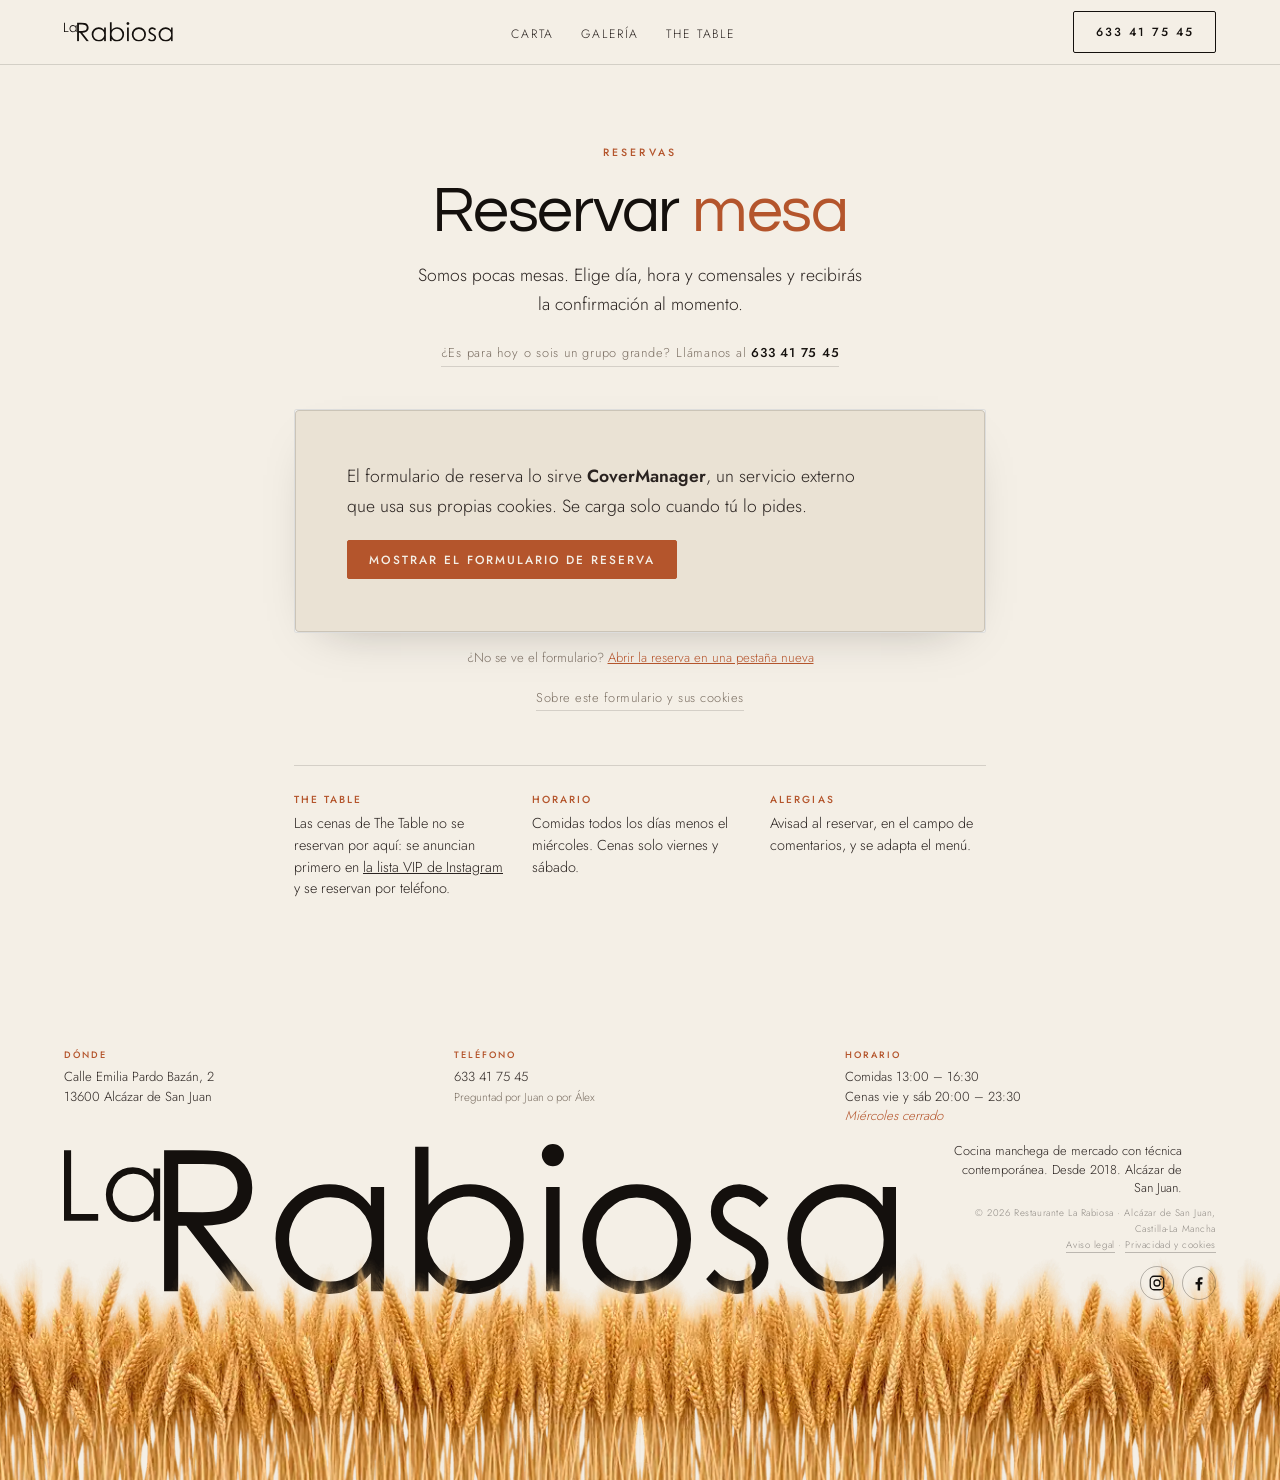
<file: reservar.html>
<!DOCTYPE html>
<html lang="es">
<head>
<meta charset="utf-8">
<meta name="viewport" content="width=device-width, initial-scale=1">
<title>Reservar mesa · La Rabiosa</title>
<meta name="description" content="Reserva tu mesa en La Rabiosa, Alcázar de San Juan: elige día y hora y recibe la confirmación al momento. O llama al 633 41 75 45.">
<meta name="theme-color" content="#14100D">
<meta property="og:title" content="Reservar mesa · La Rabiosa">
<meta property="og:image" content="assets/img/sala-comedor.jpg">
<meta property="og:type" content="website">
<meta name="twitter:card" content="summary_large_image">
<link rel="preload" as="font" type="font/woff2" href="assets/fonts/questrial-latin.woff2" crossorigin>
<link rel="preload" as="font" type="font/woff2" href="assets/fonts/jost-latin-var.woff2" crossorigin>
<link rel="stylesheet" href="assets/css/site.css?v=20260917g">
<link rel="icon" href="assets/logo/favicon.svg" type="image/svg+xml">
<link rel="icon" href="assets/logo/favicon-32.png" sizes="32x32" type="image/png">
<link rel="apple-touch-icon" href="assets/logo/apple-touch-icon.png">
<link rel="manifest" href="site.webmanifest">
<style>
  .rsv-wrap{max-width:640px;margin-inline:auto;padding-inline:var(--pad)}
  .rsv-wrap--wide{max-width:820px}
  .rsv-head{text-align:center;margin-bottom:clamp(1.8rem,4vw,2.6rem)}
  .rsv-head h1{font-size:clamp(2.4rem,6vw,4rem);margin-bottom:1rem}
  .rsv-head h1 em{color:var(--clay)}
  .rsv-head p{color:var(--ink-soft);max-width:46ch;margin-inline:auto}
  .rsv-head .tel{display:inline-block;margin-top:1.4rem;font-size:.8rem;letter-spacing:.06em;color:var(--muted);text-decoration:none;border-bottom:1px solid var(--rule);padding-bottom:.15rem}
  .rsv-head .tel:hover{color:var(--clay);border-color:var(--clay)}
  .rsv-head .tel b{font-weight:500;color:var(--ink)}
  .cm-frame{background:#fff;border:1px solid var(--rule);border-radius:3px;overflow:hidden;box-shadow:0 18px 50px -30px rgba(20,16,13,.35)}
  .cm-frame iframe{display:block;width:100%;height:min(78vh,760px);border:0}
  .cm-frame iframe[hidden]{display:none}
  .cm-gate{padding:clamp(2rem,4vw,3.2rem);border:1px solid var(--rule);border-radius:4px;background:var(--bone-2);display:grid;gap:1.2rem;justify-items:start}
  .cm-gate p{max-width:52ch;color:var(--ink-soft);margin:0}
  .cm-info{margin-top:1.1rem;font-size:.8rem;color:var(--muted);text-align:center}
  .cm-info summary{cursor:pointer;display:inline-block;list-style:none;border-bottom:1px solid var(--rule);padding-bottom:.1rem;letter-spacing:.04em}
  .cm-info summary::-webkit-details-marker{display:none}
  .cm-info summary:hover{color:var(--clay);border-color:var(--clay)}
  .cm-info p{max-width:62ch;margin:.8rem auto 0;line-height:1.55;text-align:left}
  .cm-info a{color:var(--clay)}
  .cm-alt{margin-top:.9rem;font-size:.82rem;color:var(--muted);text-align:center}
  .cm-alt a{color:var(--clay)}
  .rsv-notes{display:grid;grid-template-columns:repeat(3,1fr);gap:1.4rem;margin-top:clamp(2.2rem,5vw,3.4rem);padding-top:1.6rem;border-top:1px solid var(--rule);font-size:.9rem;color:var(--ink-soft);line-height:1.5}
  .rsv-notes b{display:block;font-family:var(--f-body);font-size:.64rem;letter-spacing:.2em;text-transform:uppercase;color:var(--clay);margin-bottom:.4rem;font-weight:500}
  @media (max-width:640px){.rsv-notes{grid-template-columns:1fr}.cm-frame iframe{height:82vh}}
</style>
</head>
<body>
<svg width="0" height="0" style="position:absolute" aria-hidden="true" focusable="false"><symbol id="lr-logo" viewBox="-41.87 -75.00 423.95 76.37"><path d="M-41.87-35.91L-41.87-71.83L-38.25-71.83L-38.25-39.38L-24.46-39.38L-24.46-35.91L-41.87-35.91ZM3.76-62.48L7.13-62.48L7.13-35.91L3.76-35.91L3.76-40.48Q1.61-37.87-1.06-36.55Q-3.73-35.23-6.91-35.23L-6.91-35.23Q-12.55-35.23-16.54-39.32Q-20.53-43.41-20.53-49.27L-20.53-49.27Q-20.53-55.00-16.50-59.08Q-12.47-63.16-6.81-63.16L-6.81-63.16Q-3.54-63.16-0.89-61.77Q1.76-60.38 3.76-57.59L3.76-57.59L3.76-62.48ZM-6.54-59.86L-6.54-59.86Q-9.40-59.86-11.81-58.46Q-14.23-57.06-15.66-54.52Q-17.09-51.98-17.09-49.15L-17.09-49.15Q-17.09-46.34-15.65-43.77Q-14.21-41.21-11.78-39.78Q-9.35-38.35-6.57-38.35L-6.57-38.35Q-3.76-38.35-1.24-39.77Q1.27-41.19 2.63-43.60Q3.98-46.02 3.98-49.05L3.98-49.05Q3.98-53.66 0.94-56.76Q-2.10-59.86-6.54-59.86ZM9.13 0L9.13-71.83L23.44-71.83Q35.40-71.83 39.65-70.85L39.65-70.85Q46.04-69.38 50.05-64.58Q54.05-59.77 54.05-52.73L54.05-52.73Q54.05-46.88 51.29-42.43Q48.54-37.99 43.41-35.72Q38.28-33.45 29.25-33.40L29.25-33.40L55.08 0L46.19 0L20.41-33.40L16.31-33.40L16.31 0L9.13 0ZM28.96-64.79L16.31-64.79L16.31-40.38L28.66-40.28Q35.84-40.28 39.28-41.65Q42.72-43.02 44.65-46.02Q46.58-49.02 46.58-52.73L46.58-52.73Q46.58-56.35 44.63-59.30Q42.68-62.26 39.50-63.53Q36.33-64.79 28.96-64.79L28.96-64.79ZM114.50-53.13L121.24-53.13L121.24 0L114.50 0L114.50-9.13Q110.21-3.91 104.86-1.27Q99.51 1.37 93.16 1.37L93.16 1.37Q81.88 1.37 73.90-6.81Q65.92-14.99 65.92-26.71L65.92-26.71Q65.92-38.18 73.97-46.34Q82.03-54.49 93.36-54.49L93.36-54.49Q99.90-54.49 105.20-51.71Q110.50-48.93 114.50-43.36L114.50-43.36L114.50-53.13ZM93.90-47.90L93.90-47.90Q88.18-47.90 83.35-45.09Q78.52-42.29 75.66-37.21Q72.80-32.13 72.80-26.46L72.80-26.46Q72.80-20.85 75.68-15.72Q78.56-10.60 83.42-7.74Q88.28-4.88 93.85-4.88L93.85-4.88Q99.46-4.88 104.49-7.71Q109.52-10.55 112.23-15.38Q114.94-20.21 114.94-26.27L114.94-26.27Q114.94-35.50 108.86-41.70Q102.78-47.90 93.90-47.90ZM143.85 0L137.06 0L137.06-73.63L143.85-73.63L143.85-43.99Q148.14-49.27 153.47-51.88Q158.79-54.49 165.14-54.49L165.14-54.49Q176.42-54.49 184.40-46.31Q192.38-38.13 192.38-26.46L192.38-26.46Q192.38-14.94 184.33-6.79Q176.27 1.37 164.94 1.37L164.94 1.37Q158.45 1.37 153.17-1.42Q147.90-4.20 143.85-9.77L143.85-9.77L143.85 0ZM164.40-5.22L164.40-5.22Q170.12-5.22 174.95-8.03Q179.79-10.84 182.64-15.92Q185.50-21.00 185.50-26.66L185.50-26.66Q185.50-32.32 182.62-37.45Q179.74-42.58 174.88-45.43Q170.02-48.29 164.50-48.29L164.50-48.29Q158.89-48.29 153.83-45.43Q148.78-42.58 146.07-37.74Q143.36-32.91 143.36-26.86L143.36-26.86Q143.36-17.63 149.44-11.43Q155.52-5.22 164.40-5.22ZM207.23-75L207.23-75Q209.57-75 211.23-73.34Q212.89-71.68 212.89-69.34L212.89-69.34Q212.89-67.04 211.23-65.38Q209.57-63.72 207.23-63.72L207.23-63.72Q204.93-63.72 203.27-65.38Q201.61-67.04 201.61-69.34L201.61-69.34Q201.61-71.68 203.27-73.34Q204.93-75 207.23-75ZM203.81 0L203.81-53.13L210.69-53.13L210.69 0L203.81 0ZM250-54.49L250-54.49Q262.26-54.49 270.31-45.61L270.31-45.61Q277.64-37.50 277.64-26.42L277.64-26.42Q277.64-15.28 269.90-6.96Q262.16 1.37 250 1.37L250 1.37Q237.79 1.37 230.05-6.96Q222.31-15.28 222.31-26.42L222.31-26.42Q222.31-37.45 229.64-45.56L229.64-45.56Q237.70-54.49 250-54.49ZM250-47.80L250-47.80Q241.50-47.80 235.40-41.50Q229.30-35.21 229.30-26.27L229.30-26.27Q229.30-20.51 232.08-15.53Q234.86-10.55 239.60-7.84Q244.34-5.13 250-5.13L250-5.13Q255.66-5.13 260.40-7.84Q265.14-10.55 267.92-15.53Q270.70-20.51 270.70-26.27L270.70-26.27Q270.70-35.21 264.58-41.50Q258.45-47.80 250-47.80ZM317.04-47.31L317.04-47.31L312.65-42.77Q307.18-48.10 301.95-48.10L301.95-48.10Q298.63-48.10 296.26-45.90Q293.90-43.70 293.90-40.77L293.90-40.77Q293.90-38.18 295.85-35.84L295.85-35.84Q297.80-33.45 304.05-30.22L304.05-30.22Q311.67-26.27 314.40-22.61L314.40-22.61Q317.09-18.90 317.09-14.26L317.09-14.26Q317.09-7.71 312.50-3.17Q307.91 1.37 301.03 1.37L301.03 1.37Q296.44 1.37 292.26-0.63Q288.09-2.64 285.35-6.15L285.35-6.15L289.65-11.04Q294.87-5.13 300.73-5.13L300.73-5.13Q304.83-5.13 307.71-7.76Q310.60-10.40 310.60-13.96L310.60-13.96Q310.60-16.89 308.69-19.19L308.69-19.19Q306.79-21.44 300.10-24.85L300.10-24.85Q292.92-28.56 290.33-32.18L290.33-32.18Q287.74-35.79 287.74-40.43L287.74-40.43Q287.74-46.48 291.87-50.49Q296.00-54.49 302.29-54.49L302.29-54.49Q309.62-54.49 317.04-47.31ZM375.34-53.13L382.08-53.13L382.08 0L375.34 0L375.34-9.13Q371.04-3.91 365.70-1.27Q360.35 1.37 354.00 1.37L354.00 1.37Q342.72 1.37 334.74-6.81Q326.76-14.99 326.76-26.71L326.76-26.71Q326.76-38.18 334.81-46.34Q342.87-54.49 354.20-54.49L354.20-54.49Q360.74-54.49 366.04-51.71Q371.34-48.93 375.34-43.36L375.34-43.36L375.34-53.13ZM354.74-47.90L354.74-47.90Q349.02-47.90 344.19-45.09Q339.36-42.29 336.50-37.21Q333.64-32.13 333.64-26.46L333.64-26.46Q333.64-20.85 336.52-15.72Q339.40-10.60 344.26-7.74Q349.12-4.88 354.69-4.88L354.69-4.88Q360.30-4.88 365.33-7.71Q370.36-10.55 373.07-15.38Q375.78-20.21 375.78-26.27L375.78-26.27Q375.78-35.50 369.70-41.70Q363.62-47.90 354.74-47.90Z"/></symbol></svg>

<nav class="nav nav--dark">
  <a href="index.html" class="brand" aria-label="La Rabiosa, inicio"><svg class="brand-mark" viewBox="0 0 423.95 76.37" aria-hidden="true" focusable="false"><use href="#lr-logo"/></svg></a>
  <ul class="nav-links">
    <li><a href="carta.html">Carta</a></li>
    <li><a href="galeria.html">Galería</a></li>
    <li><a href="the-table.html">The Table</a></li>
    <li class="nav-mobile-only"><a href="reservar.html">Reservar</a></li>
  </ul>
  <a href="tel:+34633417545" class="btn btn--nav">633 41 75 45</a>
  <button class="burger" aria-label="Abrir menú" aria-expanded="false"><span></span><span></span><span></span></button>
</nav>

<main class="sec" style="padding-top:calc(var(--nav-h) + clamp(2.5rem,6vw,4.5rem))">
  <div class="rsv-wrap rsv-wrap--wide">

    <div class="rsv-head">
      <span class="eyebrow" style="margin-bottom:1rem">Reservas</span>
      <h1>Reservar <em>mesa</em></h1>
      <p>Somos pocas mesas. Elige día, hora y comensales y recibirás la confirmación al momento.</p>
      <a href="tel:+34633417545" class="tel">¿Es para hoy o sois un grupo grande? Llámanos al <b>633 41 75 45</b></a>
    </div>

    <!-- Motor de reservas del restaurante (CoverManager). Si el navegador bloquea el marco, queda el enlace de abajo. -->
    <div class="cm-frame" id="cmFrame">
      <div class="cm-gate">
        <p>El formulario de reserva lo sirve <b>CoverManager</b>, un servicio externo que usa sus propias cookies. Se carga solo cuando tú lo pides.</p>
        <button type="button" class="btn btn--clay" id="cmLoad">Mostrar el formulario de reserva</button>
      </div>
      <iframe data-src="https://www.covermanager.com/reserve/module_restaurant/restaurante-la-rabiosa/spanish" title="Reservar mesa en La Rabiosa (CoverManager)" allow="payment" hidden></iframe>
    </div>
    <script>
      (function(){
        var b = document.getElementById('cmLoad'), f = document.querySelector('#cmFrame iframe'), g = document.querySelector('#cmFrame .cm-gate');
        if(!b || !f) return;
        b.addEventListener('click', function(){ f.src = f.getAttribute('data-src'); f.hidden = false; if(g) g.hidden = true; f.focus(); });
      })();
    </script>
    <p class="cm-alt">¿No se ve el formulario? <a href="https://www.covermanager.com/reserve/module_restaurant/restaurante-la-rabiosa/spanish" target="_blank" rel="noopener">Abrir la reserva en una pestaña nueva</a></p>
    <details class="cm-info">
      <summary>Sobre este formulario y sus cookies</summary>
      <p>La reserva la gestiona <b>CoverManager</b>, un servicio externo al restaurante. Al mostrarse, ese servicio y sus proveedores (Google, Meta, pasarelas de pago) pueden instalar cookies propias, ajenas a esta web. Más detalle en nuestra <a href="privacidad.html#cookies">política de privacidad y cookies</a> y en el <a href="https://www.covermanager.com/legal/load_legal_dynamic/restaurante-la-rabiosa/spanish/use_conditions/0/0" target="_blank" rel="noopener">aviso legal de CoverManager</a>. Si prefieres no usarlo, reserva por teléfono en el <a href="tel:+34633417545">633 41 75 45</a>.</p>
    </details>

    <div class="rsv-notes">
      <div><b>The Table</b>Las cenas de The Table no se reservan por aquí: se anuncian primero en <a href="https://www.instagram.com/channel/AbbNurglAg4zlz8b" target="_blank" rel="noopener">la lista VIP de Instagram</a> y se reservan por teléfono.</div>
      <div><b>Horario</b>Comidas todos los días menos el miércoles. Cenas solo viernes y sábado.</div>
      <div><b>Alergias</b>Avisad al reservar, en el campo de comentarios, y se adapta el menú.</div>
    </div>

  </div>
</main>

<footer class="foot foot--light">
  <div class="wrap foot-in">
    <dl class="foot-facts">
      <div><dt>Dónde</dt><dd><a href="https://maps.google.com/?q=Calle+Emilia+Pardo+Baz%C3%A1n+2+Alc%C3%A1zar+de+San+Juan" target="_blank" rel="noopener">Calle Emilia Pardo Bazán, 2<br>13600 Alcázar de San Juan</a></dd></div>
      <div><dt>Teléfono</dt><dd><a href="tel:+34633417545">633 41 75 45</a><br><span class="foot-note">Preguntad por Juan o por Álex</span></dd></div>
      <div><dt>Horario</dt><dd>Comidas <span class="hr">13:00 – 16:30</span><br>Cenas vie y sáb <span class="hr">20:00 – 23:30</span><br><span class="foot-closed">Miércoles cerrado</span></dd></div>
    </dl>
  </div>
  <div class="foot-field">
    <div class="foot-field-in">
      <span class="foot-big" aria-hidden="true"><svg class="brand-mark" viewBox="0 0 423.95 76.37" aria-hidden="true" focusable="false"><use href="#lr-logo"/></svg></span>
      <div class="foot-side">
        <p class="foot-tag">Cocina manchega de mercado con técnica contemporánea. Desde 2018. Alcázar de San Juan.</p>
        <p class="foot-bottom">© <span id="year">2026</span> Restaurante La Rabiosa · Alcázar de San Juan, Castilla-La Mancha<br><a href="aviso-legal.html">Aviso legal</a> · <a href="privacidad.html">Privacidad y cookies</a></p>
        <div class="foot-social">
          <a class="foot-ico" href="https://www.instagram.com/larabiosarestaurante/" target="_blank" rel="noopener" aria-label="Instagram de La Rabiosa"><svg viewBox="0 0 24 24" width="18" height="18" fill="none" stroke="currentColor" stroke-width="1.7" aria-hidden="true"><rect x="3" y="3" width="18" height="18" rx="5"/><circle cx="12" cy="12" r="4"/><circle cx="17.3" cy="6.7" r="1.1" fill="currentColor" stroke="none"/></svg></a>
          <a class="foot-ico" href="https://www.facebook.com/LaRabiosaGastro/" target="_blank" rel="noopener" aria-label="Facebook de La Rabiosa"><svg viewBox="0 0 24 24" width="18" height="18" fill="currentColor" aria-hidden="true"><path d="M13.5 22v-8h2.7l.4-3.2h-3.1V8.8c0-.9.3-1.6 1.6-1.6h1.7V4.4c-.3 0-1.3-.1-2.5-.1-2.5 0-4.1 1.5-4.1 4.2v2.3H7.4V14h2.8v8h3.3z"/></svg></a>
        </div>
      </div>
    </div>
  </div>
</footer>

<script src="assets/js/site.js?v=20260915o"></script>

</body>
</html>
</file>
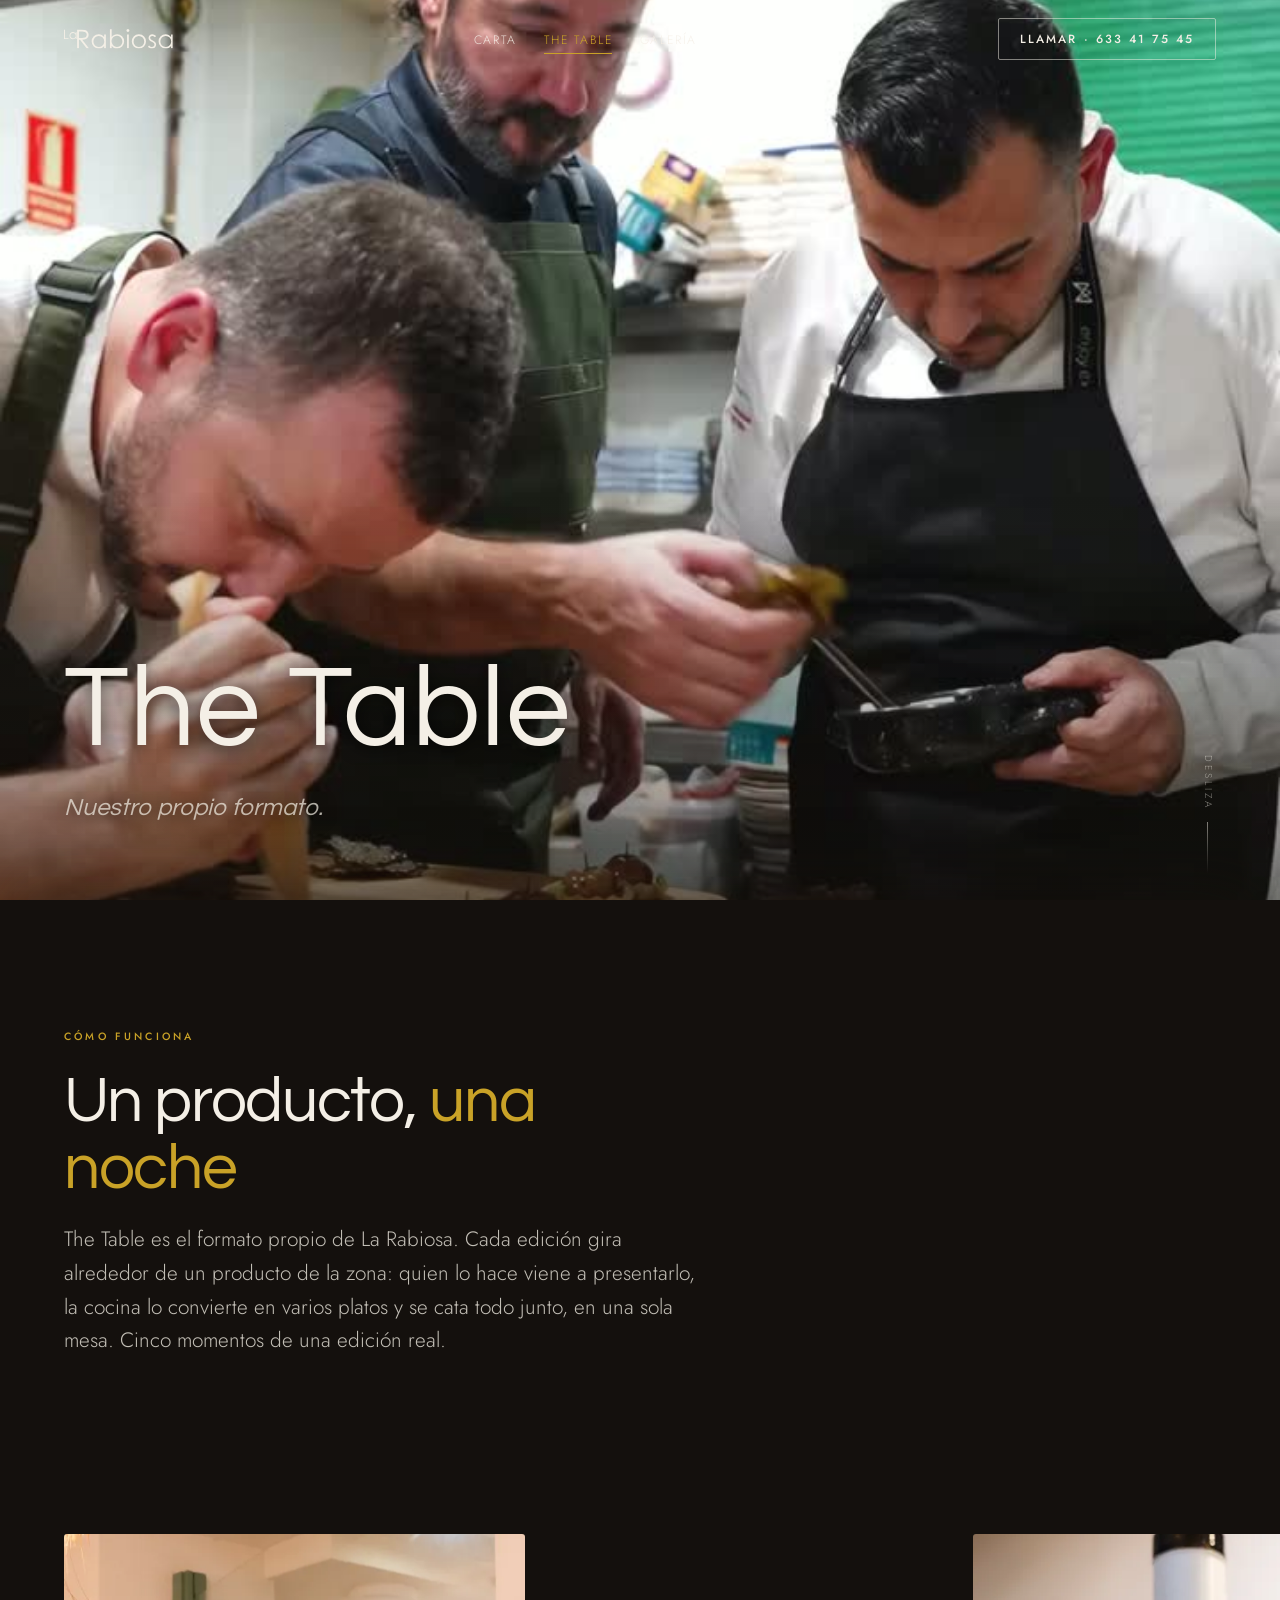
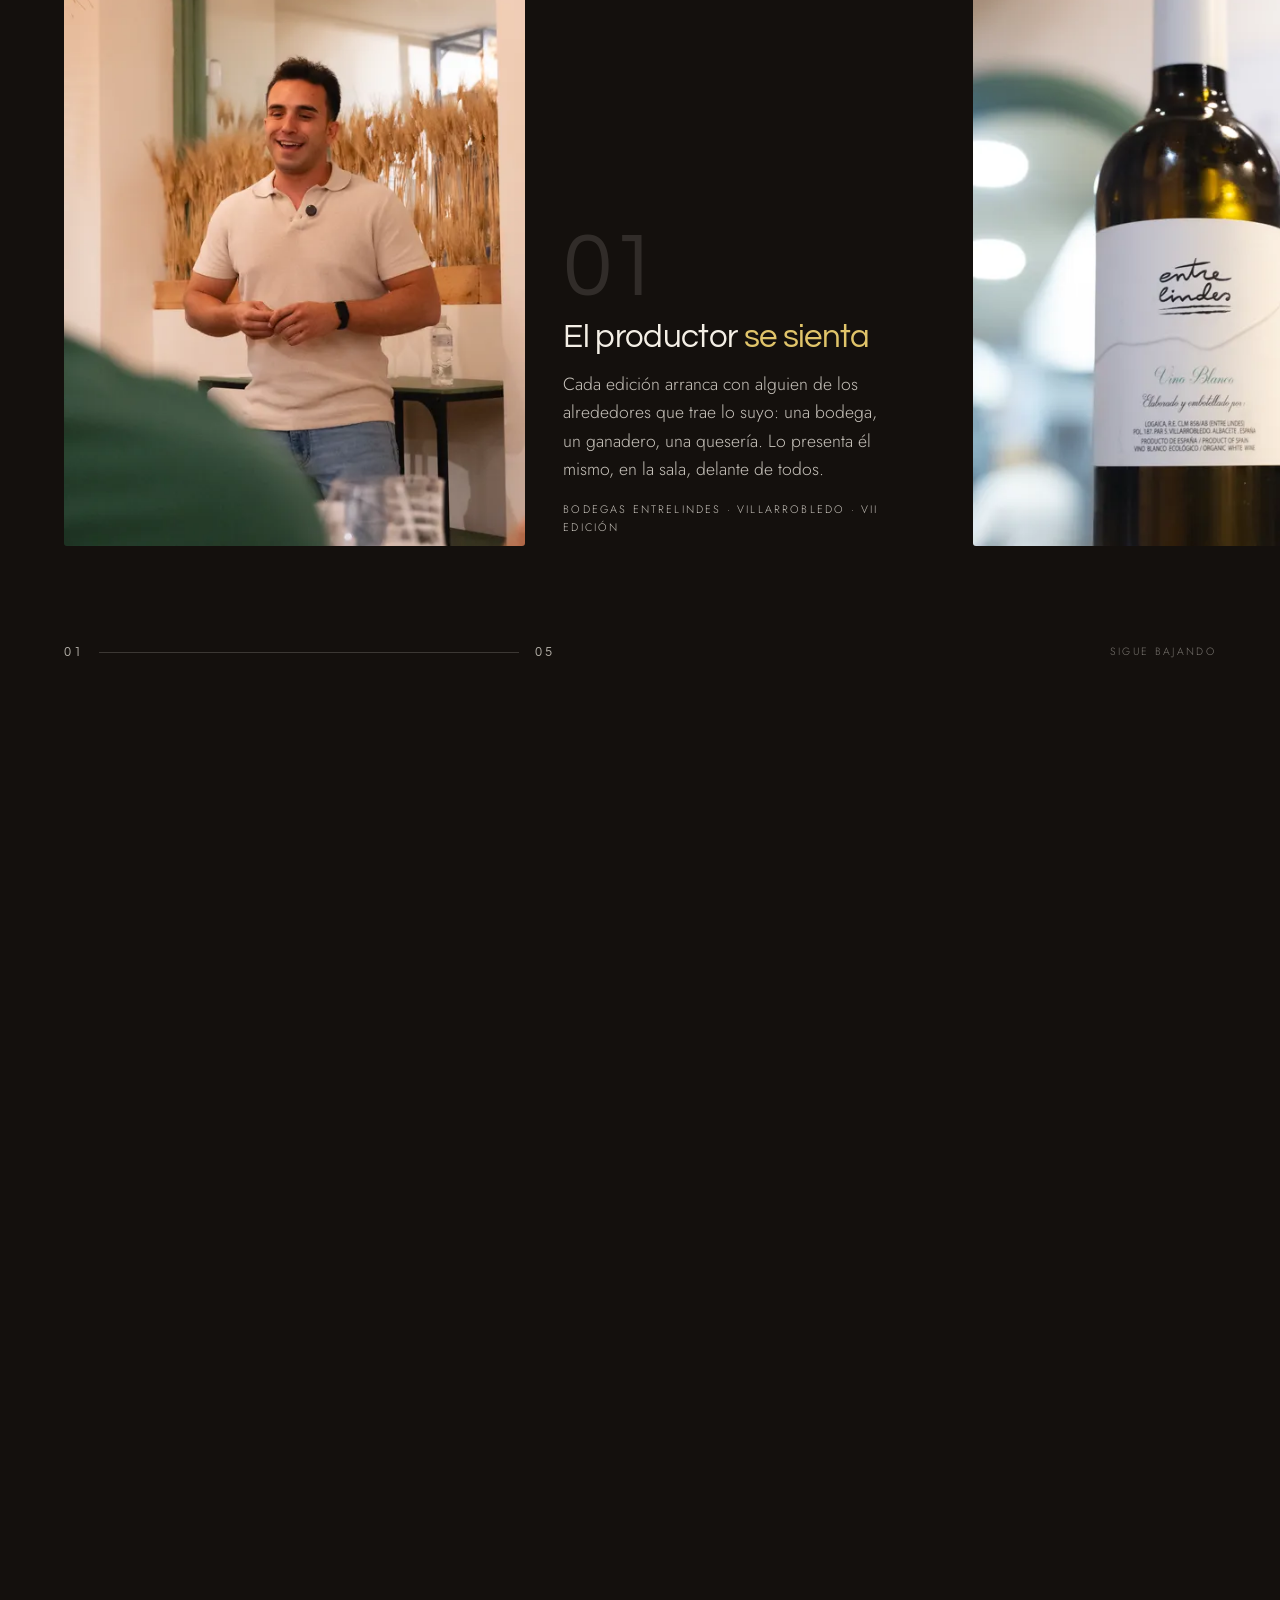
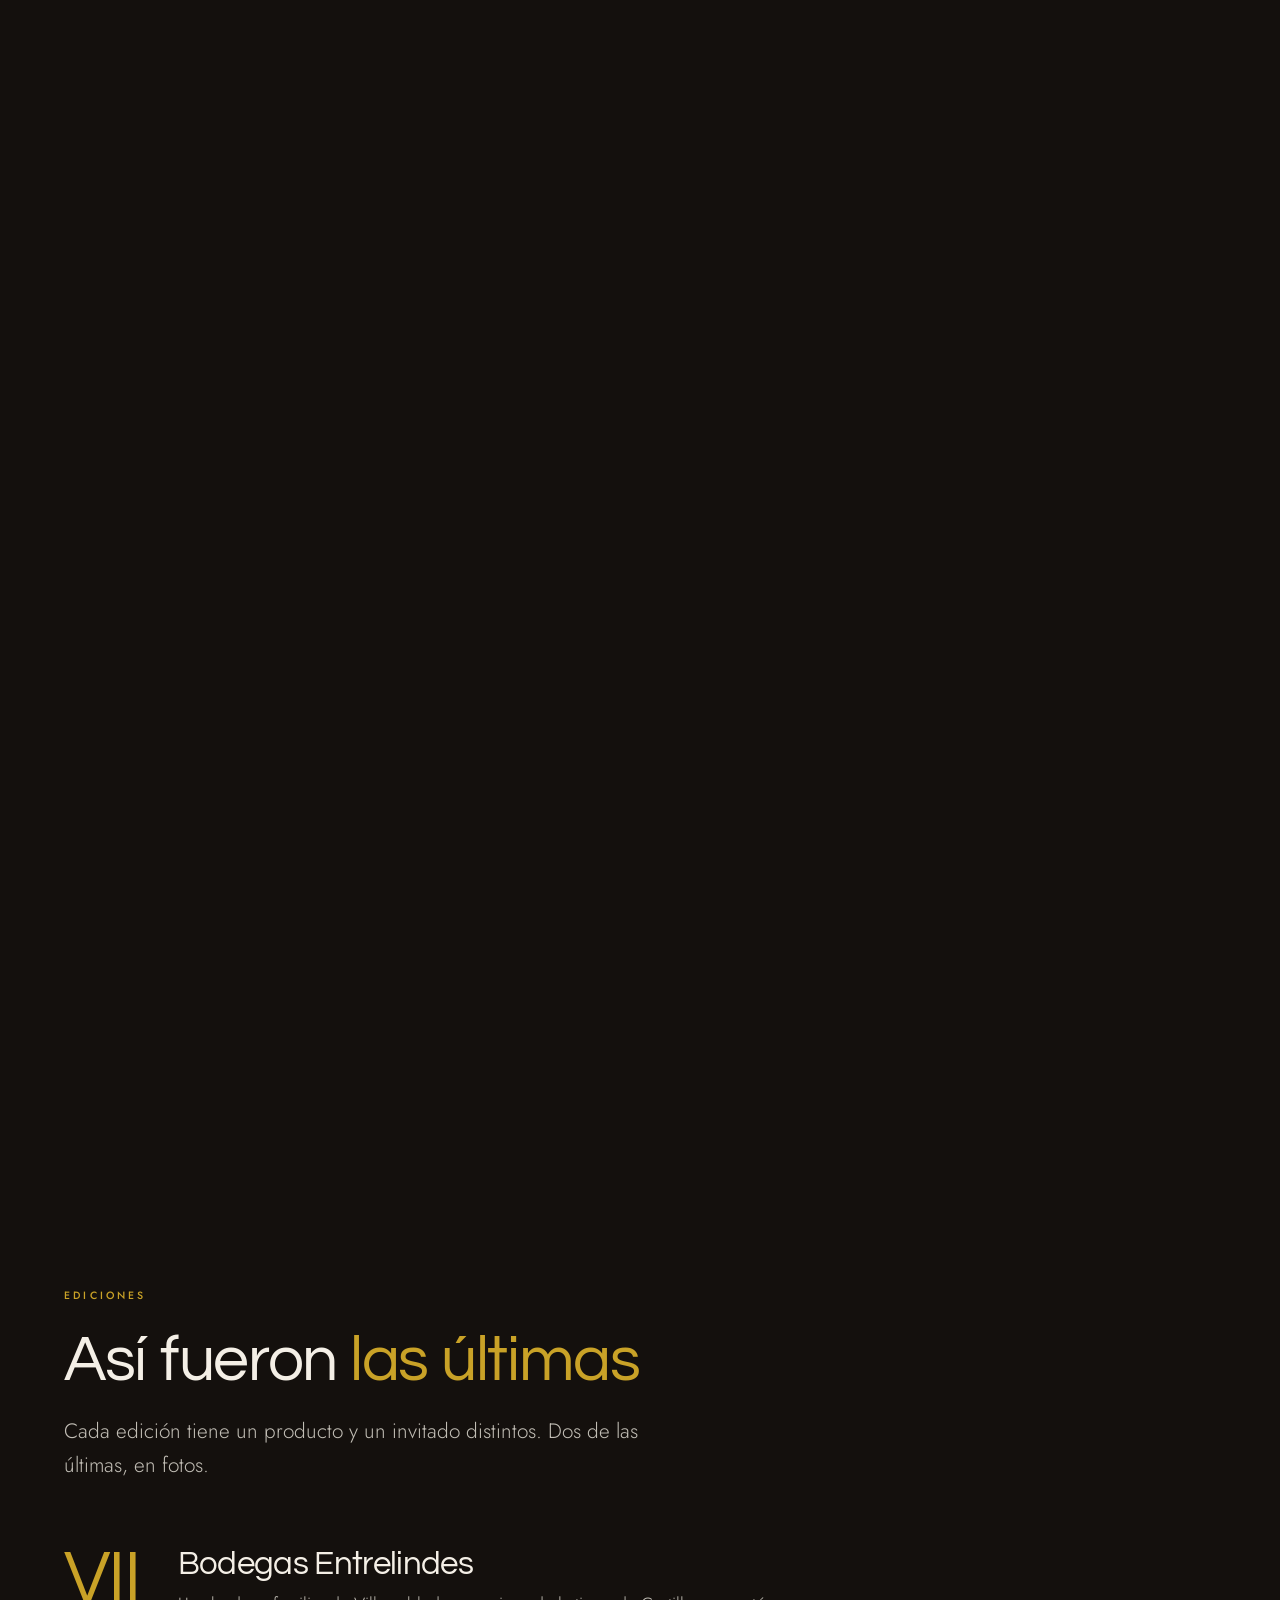
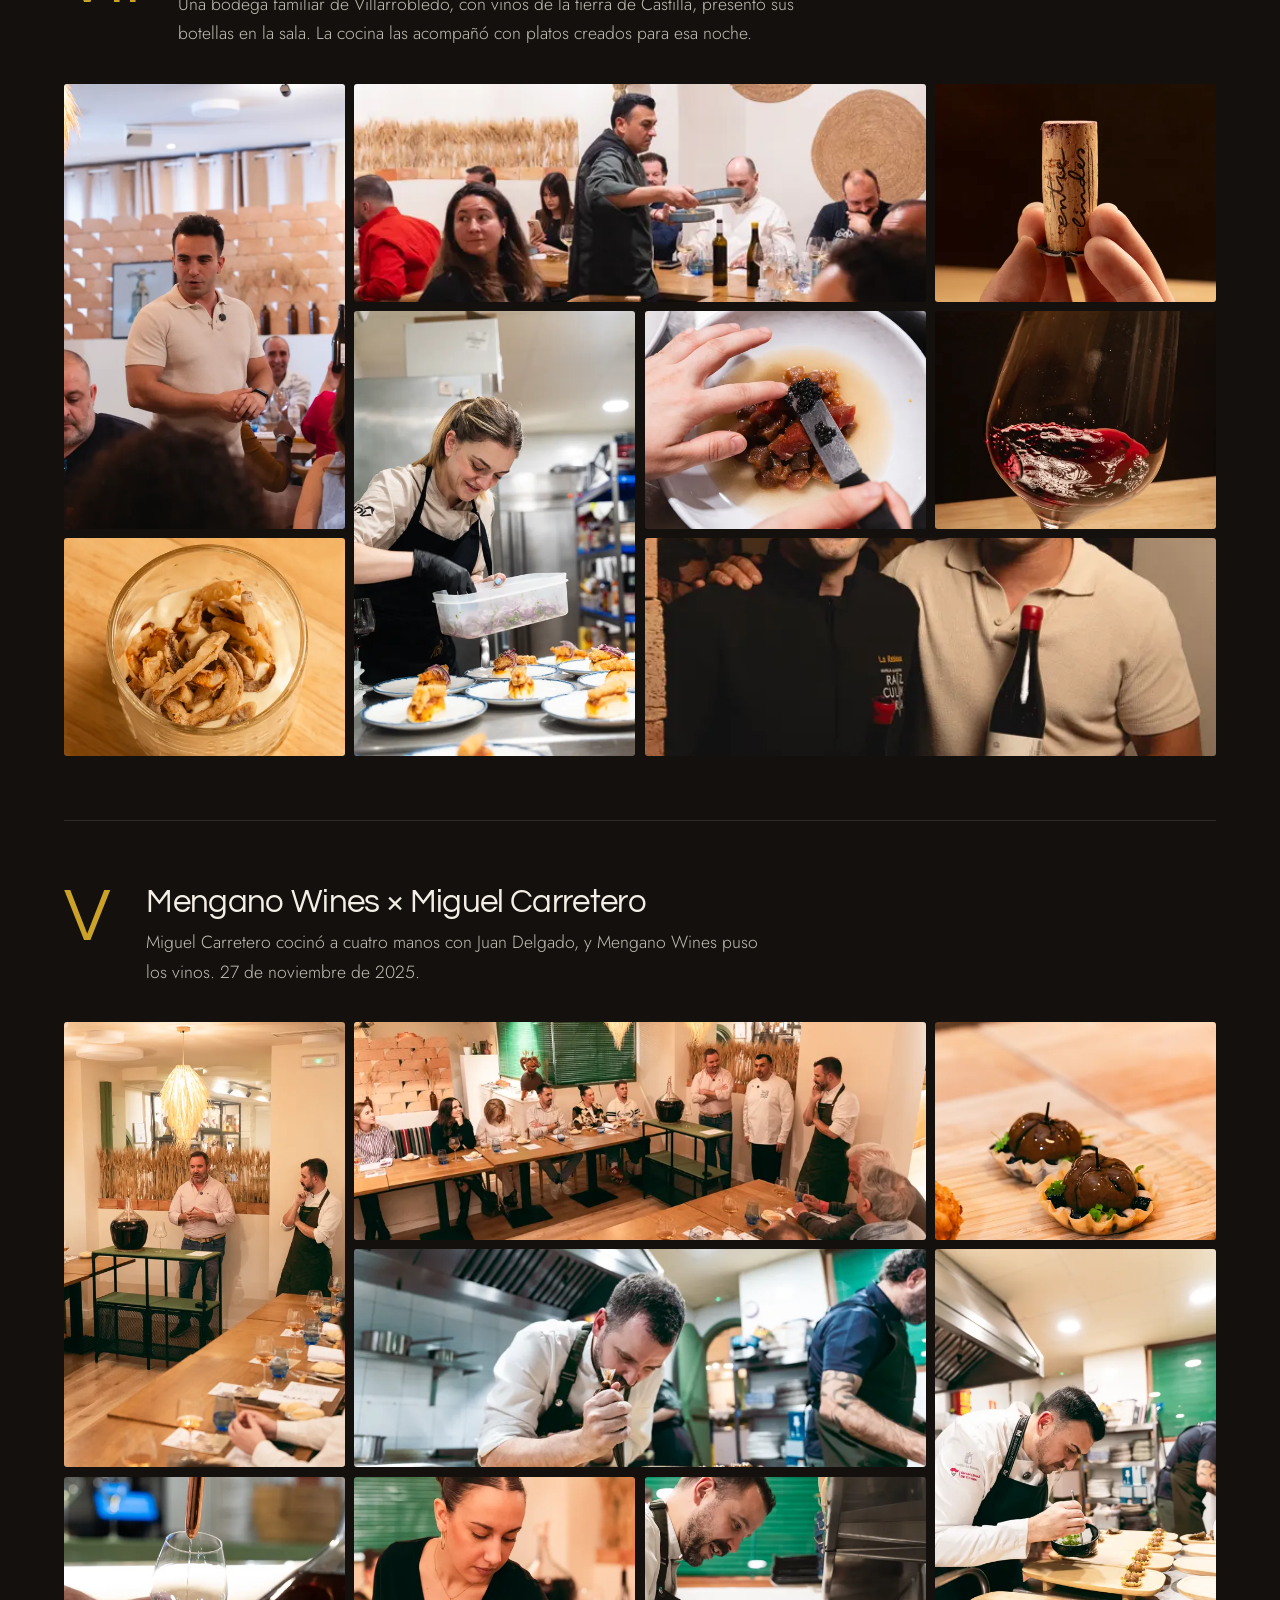
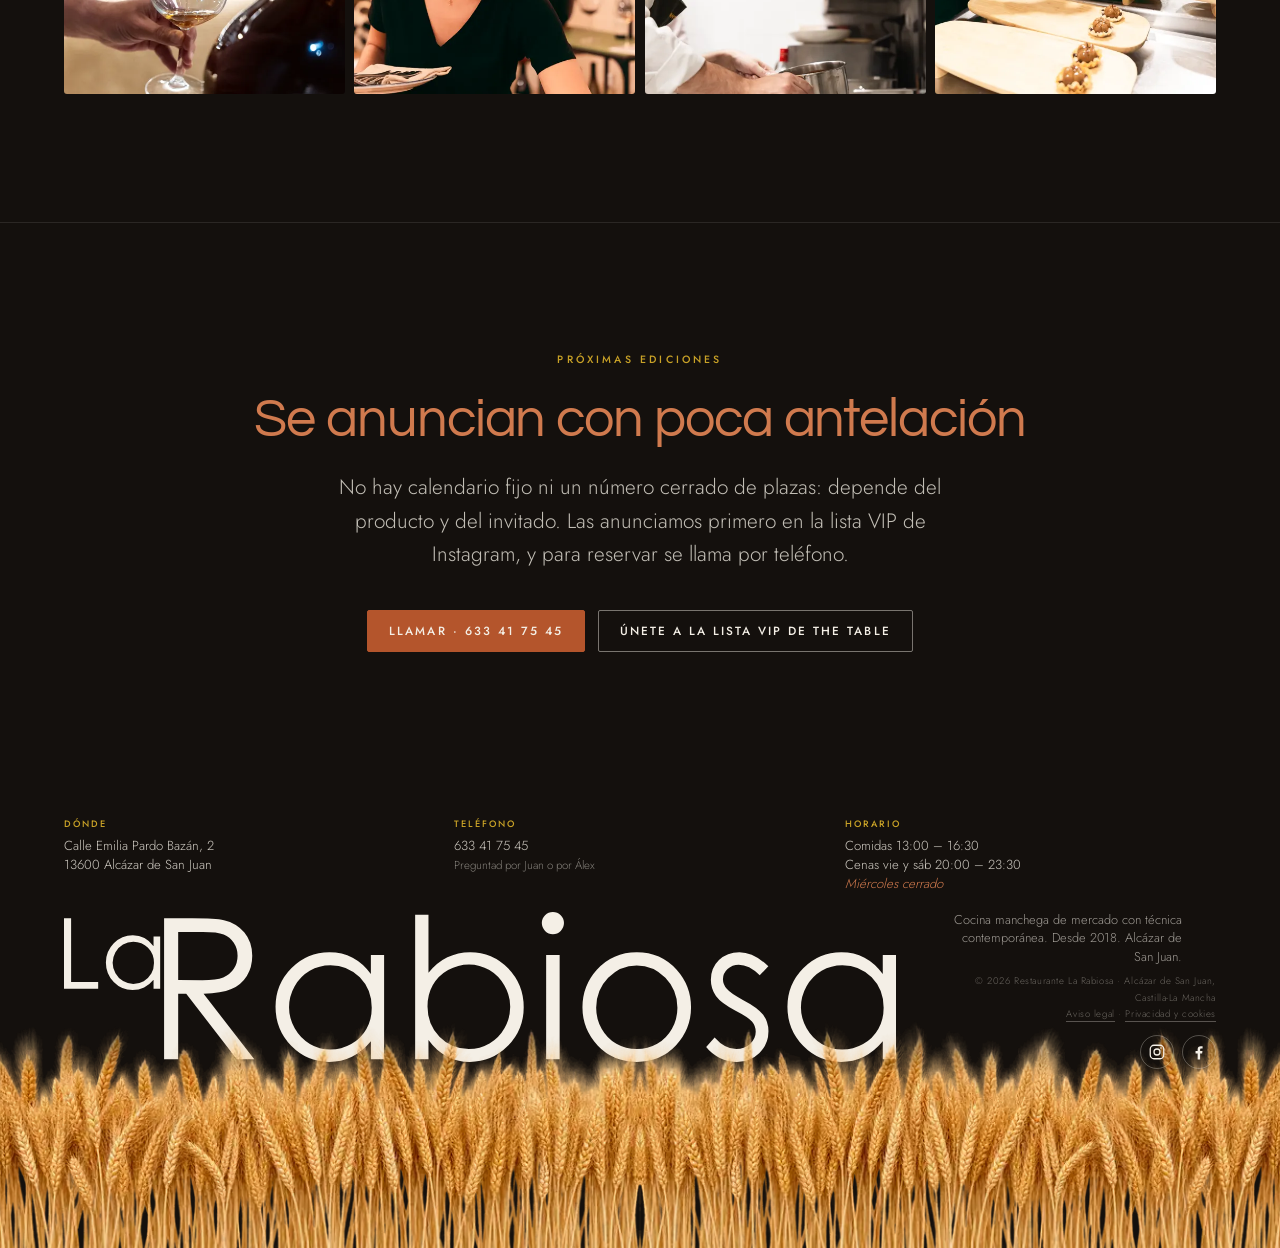
<file: the-table.html>
<!DOCTYPE html>
<html lang="es">
<head>
<meta charset="utf-8">
<meta name="viewport" content="width=device-width, initial-scale=1">
<title>The Table · La Rabiosa</title>
<meta name="description" content="The Table by La Rabiosa: cada edición, un producto de la zona presentado por quien lo hace y convertido en platos por la cocina. Una sola mesa, cata y explicación. Se reserva por teléfono.">
<meta name="theme-color" content="#14100D">
<meta property="og:title" content="The Table · by La Rabiosa">
<meta property="og:description" content="Un producto de la zona, su productor en la sala y la cocina convirtiéndolo en platos. Cada edición, única.">
<meta property="og:image" content="assets/img/poster-the-table.jpg?v=20260908">
<meta property="og:type" content="website">
<meta name="twitter:card" content="summary_large_image">
<link rel="preload" as="font" type="font/woff2" href="assets/fonts/questrial-latin.woff2" crossorigin>
<link rel="preload" as="font" type="font/woff2" href="assets/fonts/jost-latin-var.woff2" crossorigin>
<link rel="stylesheet" href="assets/css/site.css?v=20260917g">
<link rel="icon" href="assets/logo/favicon.svg" type="image/svg+xml">
<link rel="icon" href="assets/logo/favicon-32.png" sizes="32x32" type="image/png">
<link rel="apple-touch-icon" href="assets/logo/apple-touch-icon.png">
<link rel="manifest" href="site.webmanifest">
</head>
<body>
<svg width="0" height="0" style="position:absolute" aria-hidden="true" focusable="false"><symbol id="lr-logo" viewBox="-41.87 -75.00 423.95 76.37"><path d="M-41.87-35.91L-41.87-71.83L-38.25-71.83L-38.25-39.38L-24.46-39.38L-24.46-35.91L-41.87-35.91ZM3.76-62.48L7.13-62.48L7.13-35.91L3.76-35.91L3.76-40.48Q1.61-37.87-1.06-36.55Q-3.73-35.23-6.91-35.23L-6.91-35.23Q-12.55-35.23-16.54-39.32Q-20.53-43.41-20.53-49.27L-20.53-49.27Q-20.53-55.00-16.50-59.08Q-12.47-63.16-6.81-63.16L-6.81-63.16Q-3.54-63.16-0.89-61.77Q1.76-60.38 3.76-57.59L3.76-57.59L3.76-62.48ZM-6.54-59.86L-6.54-59.86Q-9.40-59.86-11.81-58.46Q-14.23-57.06-15.66-54.52Q-17.09-51.98-17.09-49.15L-17.09-49.15Q-17.09-46.34-15.65-43.77Q-14.21-41.21-11.78-39.78Q-9.35-38.35-6.57-38.35L-6.57-38.35Q-3.76-38.35-1.24-39.77Q1.27-41.19 2.63-43.60Q3.98-46.02 3.98-49.05L3.98-49.05Q3.98-53.66 0.94-56.76Q-2.10-59.86-6.54-59.86ZM9.13 0L9.13-71.83L23.44-71.83Q35.40-71.83 39.65-70.85L39.65-70.85Q46.04-69.38 50.05-64.58Q54.05-59.77 54.05-52.73L54.05-52.73Q54.05-46.88 51.29-42.43Q48.54-37.99 43.41-35.72Q38.28-33.45 29.25-33.40L29.25-33.40L55.08 0L46.19 0L20.41-33.40L16.31-33.40L16.31 0L9.13 0ZM28.96-64.79L16.31-64.79L16.31-40.38L28.66-40.28Q35.84-40.28 39.28-41.65Q42.72-43.02 44.65-46.02Q46.58-49.02 46.58-52.73L46.58-52.73Q46.58-56.35 44.63-59.30Q42.68-62.26 39.50-63.53Q36.33-64.79 28.96-64.79L28.96-64.79ZM114.50-53.13L121.24-53.13L121.24 0L114.50 0L114.50-9.13Q110.21-3.91 104.86-1.27Q99.51 1.37 93.16 1.37L93.16 1.37Q81.88 1.37 73.90-6.81Q65.92-14.99 65.92-26.71L65.92-26.71Q65.92-38.18 73.97-46.34Q82.03-54.49 93.36-54.49L93.36-54.49Q99.90-54.49 105.20-51.71Q110.50-48.93 114.50-43.36L114.50-43.36L114.50-53.13ZM93.90-47.90L93.90-47.90Q88.18-47.90 83.35-45.09Q78.52-42.29 75.66-37.21Q72.80-32.13 72.80-26.46L72.80-26.46Q72.80-20.85 75.68-15.72Q78.56-10.60 83.42-7.74Q88.28-4.88 93.85-4.88L93.85-4.88Q99.46-4.88 104.49-7.71Q109.52-10.55 112.23-15.38Q114.94-20.21 114.94-26.27L114.94-26.27Q114.94-35.50 108.86-41.70Q102.78-47.90 93.90-47.90ZM143.85 0L137.06 0L137.06-73.63L143.85-73.63L143.85-43.99Q148.14-49.27 153.47-51.88Q158.79-54.49 165.14-54.49L165.14-54.49Q176.42-54.49 184.40-46.31Q192.38-38.13 192.38-26.46L192.38-26.46Q192.38-14.94 184.33-6.79Q176.27 1.37 164.94 1.37L164.94 1.37Q158.45 1.37 153.17-1.42Q147.90-4.20 143.85-9.77L143.85-9.77L143.85 0ZM164.40-5.22L164.40-5.22Q170.12-5.22 174.95-8.03Q179.79-10.84 182.64-15.92Q185.50-21.00 185.50-26.66L185.50-26.66Q185.50-32.32 182.62-37.45Q179.74-42.58 174.88-45.43Q170.02-48.29 164.50-48.29L164.50-48.29Q158.89-48.29 153.83-45.43Q148.78-42.58 146.07-37.74Q143.36-32.91 143.36-26.86L143.36-26.86Q143.36-17.63 149.44-11.43Q155.52-5.22 164.40-5.22ZM207.23-75L207.23-75Q209.57-75 211.23-73.34Q212.89-71.68 212.89-69.34L212.89-69.34Q212.89-67.04 211.23-65.38Q209.57-63.72 207.23-63.72L207.23-63.72Q204.93-63.72 203.27-65.38Q201.61-67.04 201.61-69.34L201.61-69.34Q201.61-71.68 203.27-73.34Q204.93-75 207.23-75ZM203.81 0L203.81-53.13L210.69-53.13L210.69 0L203.81 0ZM250-54.49L250-54.49Q262.26-54.49 270.31-45.61L270.31-45.61Q277.64-37.50 277.64-26.42L277.64-26.42Q277.64-15.28 269.90-6.96Q262.16 1.37 250 1.37L250 1.37Q237.79 1.37 230.05-6.96Q222.31-15.28 222.31-26.42L222.31-26.42Q222.31-37.45 229.64-45.56L229.64-45.56Q237.70-54.49 250-54.49ZM250-47.80L250-47.80Q241.50-47.80 235.40-41.50Q229.30-35.21 229.30-26.27L229.30-26.27Q229.30-20.51 232.08-15.53Q234.86-10.55 239.60-7.84Q244.34-5.13 250-5.13L250-5.13Q255.66-5.13 260.40-7.84Q265.14-10.55 267.92-15.53Q270.70-20.51 270.70-26.27L270.70-26.27Q270.70-35.21 264.58-41.50Q258.45-47.80 250-47.80ZM317.04-47.31L317.04-47.31L312.65-42.77Q307.18-48.10 301.95-48.10L301.95-48.10Q298.63-48.10 296.26-45.90Q293.90-43.70 293.90-40.77L293.90-40.77Q293.90-38.18 295.85-35.84L295.85-35.84Q297.80-33.45 304.05-30.22L304.05-30.22Q311.67-26.27 314.40-22.61L314.40-22.61Q317.09-18.90 317.09-14.26L317.09-14.26Q317.09-7.71 312.50-3.17Q307.91 1.37 301.03 1.37L301.03 1.37Q296.44 1.37 292.26-0.63Q288.09-2.64 285.35-6.15L285.35-6.15L289.65-11.04Q294.87-5.13 300.73-5.13L300.73-5.13Q304.83-5.13 307.71-7.76Q310.60-10.40 310.60-13.96L310.60-13.96Q310.60-16.89 308.69-19.19L308.69-19.19Q306.79-21.44 300.10-24.85L300.10-24.85Q292.92-28.56 290.33-32.18L290.33-32.18Q287.74-35.79 287.74-40.43L287.74-40.43Q287.74-46.48 291.87-50.49Q296.00-54.49 302.29-54.49L302.29-54.49Q309.62-54.49 317.04-47.31ZM375.34-53.13L382.08-53.13L382.08 0L375.34 0L375.34-9.13Q371.04-3.91 365.70-1.27Q360.35 1.37 354.00 1.37L354.00 1.37Q342.72 1.37 334.74-6.81Q326.76-14.99 326.76-26.71L326.76-26.71Q326.76-38.18 334.81-46.34Q342.87-54.49 354.20-54.49L354.20-54.49Q360.74-54.49 366.04-51.71Q371.34-48.93 375.34-43.36L375.34-43.36L375.34-53.13ZM354.74-47.90L354.74-47.90Q349.02-47.90 344.19-45.09Q339.36-42.29 336.50-37.21Q333.64-32.13 333.64-26.46L333.64-26.46Q333.64-20.85 336.52-15.72Q339.40-10.60 344.26-7.74Q349.12-4.88 354.69-4.88L354.69-4.88Q360.30-4.88 365.33-7.71Q370.36-10.55 373.07-15.38Q375.78-20.21 375.78-26.27L375.78-26.27Q375.78-35.50 369.70-41.70Q363.62-47.90 354.74-47.90Z"/></symbol></svg>

<nav class="nav nav--night">
  <a href="index.html" class="brand" aria-label="La Rabiosa, inicio"><svg class="brand-mark" viewBox="0 0 423.95 76.37" aria-hidden="true" focusable="false"><use href="#lr-logo"/></svg></a>
  <ul class="nav-links">
    <li><a href="carta.html">Carta</a></li>
    <li><a href="the-table.html" aria-current="page">The Table</a></li>
    <li><a href="galeria.html">Galería</a></li>
    <li class="nav-mobile-only"><a href="tel:+34633417545">Llamar · 633 41 75 45</a></li>
  </ul>
  <!-- En The Table no hay reserva online: el botón del menú es el teléfono -->
  <a href="tel:+34633417545" class="btn btn--nav">Llamar · 633 41 75 45</a>
  <button class="burger" aria-label="Abrir menú" aria-expanded="false"><span></span><span></span><span></span></button>
</nav>

<!-- ═══ APERTURA ═══ -->
<header class="stage stage--bw phero--deep" data-nav-hold style="height:100svh">
  <img class="stage-still" src="assets/w/tt-hero-still.webp" alt="" aria-hidden="true" fetchpriority="high">
  <video autoplay muted loop playsinline poster="assets/img/poster-the-table.jpg?v=20260908e" aria-hidden="true" data-src="assets/video/the-table-bw-720.mp4?v=20260915j" data-src-hd="assets/video/the-table-wide.mp4?v=20260915j"></video>
  <script>(function(){var v=document.currentScript.previousElementSibling;v.src=(window.innerWidth>=961)?v.dataset.srcHd:v.dataset.src;})();</script>
  <div class="stage-veil">
    <div class="stage-body">
      <h2 style="font-size:clamp(3rem,9vw,8rem);letter-spacing:.01em">
        <span class="rl"><span>The Table</span></span>
      </h2>
      <p style="font-family:var(--f-display);font-style:italic;font-size:clamp(1.1rem,2vw,1.5rem);color:rgba(244,239,230,.7);margin-top:.6rem">Nuestro propio formato.</p>
    </div>
  </div>
  <div class="scroll-hint" aria-hidden="true">Desliza</div>
</header>

<!-- ═══ CÓMO FUNCIONA · cinco momentos de una edición real, en un recorrido horizontal ═══ -->
<section class="run" id="como-funciona" aria-label="Cómo funciona The Table">
  <div class="wrap run-head">
    <div class="sec-head sec-head--light reveal">
      <span class="eyebrow eyebrow--light">Cómo funciona</span>
      <h2>Un producto, <em>una noche</em></h2>
      <p class="lede lede--light">The Table es el formato propio de La Rabiosa. Cada edición gira alrededor de un producto de la zona: quien lo hace viene a presentarlo, la cocina lo convierte en varios platos y se cata todo junto, en una sola mesa. Cinco momentos de una edición real.</p>
    </div>
  </div>
  <div class="run-pin">
    <div class="run-stage">
      <div class="run-track">
        <article class="run-ch">
          <figure class="run-fig"><img src="assets/w/tt7-productor-sm.webp" srcset="assets/w/tt7-productor-sm.webp 800w, assets/w/tt7-productor.webp 1600w" sizes="(max-width:960px) 82vw, 38vw" alt="El bodeguero invitado presentando sus vinos de pie ante la mesa" loading="lazy" width="800" height="1200"></figure>
          <div class="run-txt">
            <span class="run-n">01</span>
            <h3>El productor <em>se sienta</em></h3>
            <p>Cada edición arranca con alguien de los alrededores que trae lo suyo: una bodega, un ganadero, una quesería. Lo presenta él mismo, en la sala, delante de todos.</p>
            <p class="run-who">Bodegas Entrelindes · Villarrobledo · VII edición</p>
          </div>
        </article>
        <article class="run-ch">
          <figure class="run-fig"><img src="assets/w/tt7-botella-sm.webp" srcset="assets/w/tt7-botella-sm.webp 800w, assets/w/tt7-botella.webp 1600w" sizes="(max-width:960px) 82vw, 38vw" alt="Botella de Entrelindes sobre la mesa larga" loading="lazy" width="800" height="1200"></figure>
          <div class="run-txt">
            <span class="run-n">02</span>
            <h3>El <em>producto</em></h3>
            <p>Se prueba tal cual antes de tocarlo, para saber de qué se parte. Esa noche fue vino; otra puede ser un queso, un cordero o un aceite.</p>
            <p class="run-who">Vino de la tierra de Castilla</p>
          </div>
        </article>
        <article class="run-ch">
          <figure class="run-fig"><img src="assets/w/tt7-cocina-sm.webp" srcset="assets/w/tt7-cocina-sm.webp 800w, assets/w/tt7-cocina.webp 1600w" sizes="(max-width:960px) 82vw, 38vw" alt="El equipo de cocina emplatando en fila para toda la mesa" loading="lazy" width="800" height="1200"></figure>
          <div class="run-txt">
            <span class="run-n">03</span>
            <h3>La cocina <em>lo interpreta</em></h3>
            <p>Juan Delgado y su equipo crean varios platos a partir de ese producto. Solo existen esa noche: no están en la carta y no se repiten.</p>
            <p class="run-who">Cocina de La Rabiosa · pase abierto</p>
          </div>
        </article>
        <article class="run-ch">
          <figure class="run-fig"><img src="assets/w/tt7-sala-sm.webp" srcset="assets/w/tt7-sala-sm.webp 800w, assets/w/tt7-sala.webp 1600w" sizes="(max-width:960px) 82vw, 38vw" alt="La sala entera sentada en una sola mesa larga" loading="lazy" width="800" height="1200"></figure>
          <div class="run-txt">
            <span class="run-n">04</span>
            <h3>Una sola <em>mesa</em></h3>
            <p>No hay mesas sueltas: la sala entera se sienta junta. El productor y el cocinero van explicando cada paso mientras llega a la mesa.</p>
            <p class="run-who">Sala de La Rabiosa · Alcázar de San Juan</p>
          </div>
        </article>
        <article class="run-ch">
          <figure class="run-fig"><img src="assets/w/tt7-cata-sm.webp" srcset="assets/w/tt7-cata-sm.webp 800w, assets/w/tt7-cata.webp 1600w" sizes="(max-width:960px) 82vw, 38vw" alt="Un comensal catando el vino en la mesa" loading="lazy" width="800" height="1200"></figure>
          <div class="run-txt">
            <span class="run-n">05</span>
            <h3>Se cata <em>y se cuenta</em></h3>
            <p>Plato a plato, copa a copa. Se prueba, se explica y se sigue, hasta el final de la mesa. Ninguna edición se parece a la anterior.</p>
            <p class="run-who">Cada edición es única</p>
          </div>
        </article>
      </div>
      <div class="run-meta" aria-hidden="true">
        <span class="run-num">01</span>
        <span class="run-bar"><i></i></span>
        <span class="run-total">05</span>
        <span class="run-hint">Sigue bajando</span>
      </div>
      <div class="run-nav rail-nav" data-track=".run-track" aria-label="Recorrer los momentos">
        <button type="button" class="rail-btn" data-rail="prev" aria-label="Anterior"><svg viewBox="0 0 24 24" width="18" height="18" fill="none" stroke="currentColor" stroke-width="1.5" stroke-linecap="round" stroke-linejoin="round" aria-hidden="true"><path d="M19 12H5M11 6l-6 6 6 6"/></svg></button>
        <span class="rail-pos" aria-live="polite"><i>01</i><em>/</em>05</span>
        <button type="button" class="rail-btn" data-rail="next" aria-label="Siguiente"><svg viewBox="0 0 24 24" width="18" height="18" fill="none" stroke="currentColor" stroke-width="1.5" stroke-linecap="round" stroke-linejoin="round" aria-hidden="true"><path d="M5 12h14M13 6l6 6-6 6"/></svg></button>
      </div>
    </div>
  </div>
</section>

<!-- ═══ EDICIONES · las dos últimas, en fotos ═══ -->
<section class="sec ed" id="ediciones">
  <div class="wrap">
    <div class="sec-head sec-head--light reveal">
      <span class="eyebrow eyebrow--light">Ediciones</span>
      <h2>Así fueron <em>las últimas</em></h2>
      <p class="lede lede--light">Cada edición tiene un producto y un invitado distintos. Dos de las últimas, en fotos.</p>
    </div>

    <article class="ed-item reveal">
      <header class="ed-head">
        <span class="ed-n">VII</span>
        <div>
          <h3>Bodegas Entrelindes</h3>
          <p>Una bodega familiar de Villarrobledo, con vinos de la tierra de Castilla, presentó sus botellas en la sala. La cocina las acompañó con platos creados para esa noche.</p>
        </div>
      </header>
      <div class="ed-grid">
        <figure class="tall"><img src="assets/w/tt7-productor-2-sm.webp" alt="El bodeguero explicando sus vinos a la mesa" loading="lazy"></figure>
        <figure class="wide"><img src="assets/w/tt7-sala-2-sm.webp" alt="La mesa larga llena durante la edición" loading="lazy"></figure>
        <figure><img src="assets/w/tt7-corcho-sm.webp" alt="Un corcho de Entrelindes entre los dedos" loading="lazy"></figure>
        <figure class="tall"><img src="assets/w/tt7-cocina-grupo-sm.webp" alt="Cocineros y comensales en la cocina, al final del servicio" loading="lazy"></figure>
        <figure><img src="assets/w/tt7-tartar-mano-sm.webp" alt="Tartar con caviar servido a mano" loading="lazy"></figure>
        <figure><img src="assets/w/tt7-copa-sm.webp" alt="Copa de tinto al trasluz" loading="lazy"></figure>
        <figure class="wide"><img src="assets/w/tt7-bodeguero-sala-sm.webp" alt="El equipo de sala y el bodeguero con una botella" loading="lazy"></figure>
        <figure><img src="assets/w/tt7-postre-sm.webp" alt="Postre en vaso con crujiente" loading="lazy"></figure>
      </div>
    </article>

    <article class="ed-item reveal">
      <header class="ed-head">
        <span class="ed-n">V</span>
        <div>
          <h3>Mengano Wines × Miguel Carretero</h3>
          <p>Miguel Carretero cocinó a cuatro manos con Juan Delgado, y Mengano Wines puso los vinos. 27 de noviembre de 2025.</p>
        </div>
      </header>
      <div class="ed-grid">
        <figure class="tall"><img src="assets/w/tt5-invitados-sm.webp" alt="Los dos invitados de pie ante la mesa larga" loading="lazy"></figure>
        <figure class="wide"><img src="assets/w/tt5-sala-sm.webp" alt="La sala entera sentada en una mesa" loading="lazy"></figure>
        <figure><img src="assets/w/tt5-bocados-sm.webp" alt="Aperitivos sobre tabla de madera" loading="lazy"></figure>
        <figure class="wide"><img src="assets/w/tt5-pase-sm.webp" alt="Los dos equipos emplatando en fila" loading="lazy"></figure>
        <figure class="tall"><img src="assets/w/tt5-chef-emplata-sm.webp" alt="Emplatando con pinzas en el pase" loading="lazy"></figure>
        <figure><img src="assets/w/tt5-copa-damajuana-sm.webp" alt="Sirviendo vino de una damajuana" loading="lazy"></figure>
        <figure><img src="assets/w/tt5-servicio-sm.webp" alt="Sirviendo un plato en la mesa larga" loading="lazy"></figure>
        <figure><img src="assets/w/tt5-postre-sm.webp" alt="Postre caramelizado" loading="lazy"></figure>
      </div>
    </article>
  </div>
</section>

<!-- ═══ AVISO ═══ -->
<section class="sec sec--dark">
  <div class="wrap-narrow" style="text-align:center">
    <span class="eyebrow eyebrow--light" style="justify-self:center">Próximas ediciones</span>
    <h2 style="font-size:clamp(2rem,4.6vw,3.4rem);margin-bottom:1.4rem;font-weight:300;color:var(--clay-light)">
      <span class="rl"><span>Se anuncian con <em style="color:var(--clay-light)">poca antelación</em></span></span>
    </h2>
    <p class="lede lede--light" style="margin-inline:auto;max-width:52ch">
      No hay calendario fijo ni un número cerrado de plazas: depende del producto y del invitado. Las anunciamos primero en la lista VIP de Instagram, y para reservar se llama por teléfono.
    </p>
    <div style="margin-top:2.4rem;display:flex;gap:.8rem;justify-content:center;flex-wrap:wrap">
      <a href="tel:+34633417545" class="btn btn--clay">Llamar · 633 41 75 45</a>
      <a href="https://www.instagram.com/channel/AbbNurglAg4zlz8b" target="_blank" rel="noopener" class="btn btn--ghost-light">Únete a la lista VIP de The Table</a>
    </div>
  </div>
</section>

<footer class="foot">
  <div class="wrap foot-in">
    <dl class="foot-facts">
      <div><dt>Dónde</dt><dd><a href="https://maps.google.com/?q=Calle+Emilia+Pardo+Baz%C3%A1n+2+Alc%C3%A1zar+de+San+Juan" target="_blank" rel="noopener">Calle Emilia Pardo Bazán, 2<br>13600 Alcázar de San Juan</a></dd></div>
      <div><dt>Teléfono</dt><dd><a href="tel:+34633417545">633 41 75 45</a><br><span class="foot-note">Preguntad por Juan o por Álex</span></dd></div>
      <div><dt>Horario</dt><dd>Comidas <span class="hr">13:00 – 16:30</span><br>Cenas vie y sáb <span class="hr">20:00 – 23:30</span><br><span class="foot-closed">Miércoles cerrado</span></dd></div>
    </dl>
  </div>
  <div class="foot-field">
    <div class="foot-field-in">
      <span class="foot-big" aria-hidden="true"><svg class="brand-mark" viewBox="0 0 423.95 76.37" aria-hidden="true" focusable="false"><use href="#lr-logo"/></svg></span>
      <div class="foot-side">
        <p class="foot-tag">Cocina manchega de mercado con técnica contemporánea. Desde 2018. Alcázar de San Juan.</p>
        <p class="foot-bottom">© <span id="year">2026</span> Restaurante La Rabiosa · Alcázar de San Juan, Castilla-La Mancha<br><a href="aviso-legal.html">Aviso legal</a> · <a href="privacidad.html">Privacidad y cookies</a></p>
        <div class="foot-social">
          <a class="foot-ico" href="https://www.instagram.com/larabiosarestaurante/" target="_blank" rel="noopener" aria-label="Instagram de La Rabiosa"><svg viewBox="0 0 24 24" width="18" height="18" fill="none" stroke="currentColor" stroke-width="1.7" aria-hidden="true"><rect x="3" y="3" width="18" height="18" rx="5"/><circle cx="12" cy="12" r="4"/><circle cx="17.3" cy="6.7" r="1.1" fill="currentColor" stroke="none"/></svg></a>
          <a class="foot-ico" href="https://www.facebook.com/LaRabiosaGastro/" target="_blank" rel="noopener" aria-label="Facebook de La Rabiosa"><svg viewBox="0 0 24 24" width="18" height="18" fill="currentColor" aria-hidden="true"><path d="M13.5 22v-8h2.7l.4-3.2h-3.1V8.8c0-.9.3-1.6 1.6-1.6h1.7V4.4c-.3 0-1.3-.1-2.5-.1-2.5 0-4.1 1.5-4.1 4.2v2.3H7.4V14h2.8v8h3.3z"/></svg></a>
        </div>
      </div>
    </div>
  </div>
</footer>

<script src="assets/js/site.js?v=20260915o"></script>
</body>
</html>
</file>
<file: assets/css/site.css>
/* ── Tipografías alojadas en el propio sitio (sin llamadas a Google Fonts): Questrial para titulares, Jost variable para texto ── */
@font-face{font-family:"Questrial";font-style:normal;font-weight:400;font-display:swap;src:url(../fonts/questrial-latin.woff2) format("woff2");unicode-range:U+0000-00FF,U+0131,U+0152-0153,U+02BB-02BC,U+02C6,U+02DA,U+02DC,U+0304,U+0308,U+0329,U+2000-206F,U+20AC,U+2122,U+2191,U+2193,U+2212,U+2215,U+FEFF,U+FFFD}
@font-face{font-family:"Jost";font-style:normal;font-weight:300 600;font-display:swap;src:url(../fonts/jost-latin-var.woff2) format("woff2");unicode-range:U+0000-00FF,U+0131,U+0152-0153,U+02BB-02BC,U+02C6,U+02DA,U+02DC,U+0304,U+0308,U+0329,U+2000-206F,U+20AC,U+2122,U+2191,U+2193,U+2212,U+2215,U+FEFF,U+FFFD}

/* ══════════════════════════════════════════════════════
   LA RABIOSA · sistema de diseño
   ══════════════════════════════════════════════════════ */

:root{
  --bone:#F4EFE6;
  --bone-2:#EAE2D4;
  --bone-3:#DED3C0;
  --ink:#14100D;
  --ink-2:#1D1815;
  --ink-soft:#2A2320;
  --green:#24503C;
  --green-deep:#16301F;
  --clay:#B4552C;
  --clay-light:#D07A4E;
  --turquoise:#6FA8A0;
  --gold:#C9A227;
  --gold-soft:#E0C46A;
  --muted:#7A6E62;
  --rule:rgba(20,16,13,.14);
  --rule-light:rgba(244,239,230,.18);

  --f-display:'Questrial','Century Gothic','Jost',Arial,sans-serif;   /* Questrial: la más cercana a la Century Gothic del logo */
  --logo-ratio:5.551;
  --f-body:'Jost','Helvetica Neue',Arial,sans-serif;

  --pad:clamp(1.25rem,5vw,4.5rem);
  --maxw:1340px;
  --maxw-narrow:920px;
  --gap:clamp(1rem,2.2vw,1.9rem);
  --nav-h:72px;
}

*,*::before,*::after{box-sizing:border-box}
html{scroll-behavior:smooth;-webkit-text-size-adjust:100%}
body{
  margin:0;background:var(--bone);color:var(--ink);
  font-family:var(--f-body);font-weight:300;
  font-size:clamp(1rem,.5vw + .9rem,1.1rem);line-height:1.68;
  overflow-x:hidden;
}
img,video{max-width:100%;display:block}
figure{margin:0}
a{color:inherit}
p{margin:0}
h1,h2,h3,h4{font-family:var(--f-display);font-weight:400;line-height:1.05;margin:0;letter-spacing:-.02em}
/* la display no tiene cursiva: el acento va solo en color */
h1 em,h2 em,h3 em,h4 em,.brand em,.foot-big em,.arrive-label em,.gm-label em,.arrive-street,.table-logo em,.menu-card h3 em,.run-txt h3 em{font-style:normal}
.sr{position:absolute;width:1px;height:1px;overflow:hidden;clip:rect(0 0 0 0);white-space:nowrap}
/* logotipo real (SVG) pintado con currentColor vía máscara: se recolorea solo con color */
.brand-mark{display:block;width:100%;height:100%;fill:currentColor;overflow:visible;shape-rendering:geometricPrecision}   /* SVG en línea: vector nítido a cualquier tamaño */
:focus-visible{outline:2px solid var(--clay);outline-offset:3px;border-radius:2px}
::selection{background:var(--clay);color:var(--bone)}

.wrap{max-width:var(--maxw);margin-inline:auto;padding-inline:var(--pad)}
.wrap-narrow{max-width:var(--maxw-narrow);margin-inline:auto;padding-inline:var(--pad)}
.sec{padding:clamp(4.5rem,10vw,9rem) 0}
.sec--tight{padding:clamp(3rem,6vw,5.5rem) 0}
.sec--follow{padding-top:0}   /* sección que sigue a otra del mismo fondo: sin relleno doble */
section{scroll-margin-top:var(--nav-h)}

.eyebrow{
  font-size:.66rem;letter-spacing:.3em;text-transform:uppercase;
  font-weight:500;color:var(--clay);margin-bottom:1.4rem;display:block;
}
.eyebrow--light{color:var(--gold)}
.lede{font-size:clamp(1.08rem,.55vw + .96rem,1.3rem);line-height:1.62;color:var(--ink-soft)}
.lede--light{color:rgba(244,239,230,.78)}
.sec-head{max-width:64ch;margin-bottom:clamp(2.6rem,5vw,4.2rem)}
.sec-head h2{font-size:clamp(2.2rem,5vw,4.2rem);margin-bottom:1.3rem}
.sec-head h2 em{font-weight:300;color:var(--clay)}
.sec-head--light h2{color:var(--bone)}
.sec-head--light h2 em{color:var(--gold)}

/* ── botones ───────────────────────────────── */
.btn{
  display:inline-block;text-decoration:none;font-family:var(--f-body);
  font-size:.74rem;letter-spacing:.17em;text-transform:uppercase;font-weight:500;
  padding:.85em 1.8em;border:1px solid currentColor;border-radius:2px;
  transition:background .3s,color .3s,border-color .3s;cursor:pointer;background:none;
}
.btn--clay{background:var(--clay);color:var(--bone);border-color:var(--clay)}
.btn--clay:hover{background:transparent;color:var(--clay)}
.btn--ghost-light{color:var(--bone);border-color:rgba(244,239,230,.45)}
.btn--ghost-light:hover{background:var(--bone);color:var(--ink)}
.btn--ink{color:var(--ink);border-color:var(--ink)}
.btn--ink:hover{background:var(--ink);color:var(--bone)}

/* ── NAV ───────────────────────────────────── */
.nav{
  position:fixed;inset:0 0 auto;z-index:200;
  display:flex;align-items:center;justify-content:space-between;gap:1rem;
  padding:1.1rem var(--pad);
  transition:background .45s,padding .45s,box-shadow .45s;
}
.nav.solid{
  background:rgba(244,239,230,.97);
  padding-block:.7rem;box-shadow:0 1px 0 var(--rule);   /* sin backdrop-filter: forzaba una pasada de GPU por frame y daba tirones */
}
.nav--dark{background:rgba(244,239,230,.97);box-shadow:0 1px 0 var(--rule);padding-block:.7rem}
.brand{
  display:block;width:clamp(96px,8.5vw,122px);aspect-ratio:var(--logo-ratio);
  text-decoration:none;color:var(--bone);transition:color .45s;white-space:nowrap;z-index:210;
}
.brand em{font-weight:300;font-size:.78em;opacity:.85;margin-right:.08em}
.nav.solid .brand,.nav--dark .brand{color:var(--ink)}

.nav-links{display:flex;gap:1.7rem;list-style:none;margin:0;padding:0;align-items:center}
.nav-mobile-only{display:none}   /* Reservar en la lista solo cuando no hay botón (móvil) */
.nav-links a{
  text-decoration:none;font-size:.76rem;letter-spacing:.15em;text-transform:uppercase;
  color:rgba(244,239,230,.85);transition:color .3s;position:relative;padding-block:.3rem;
}
.nav-links a::after{
  content:'';position:absolute;left:0;right:0;bottom:0;height:1px;background:currentColor;
  transform:scaleX(0);transform-origin:left;transition:transform .35s cubic-bezier(.2,.7,.3,1);
}
.nav-links a:hover::after,.nav-links a:focus-visible::after,.nav-links a[aria-current]::after{transform:scaleX(1)}
.nav-links a[aria-current]{color:var(--gold)}
.nav.solid .nav-links a,.nav--dark .nav-links a{color:var(--ink-soft)}
.nav.solid .nav-links a[aria-current],.nav--dark .nav-links a[aria-current]{color:var(--clay)}
.btn--nav{color:var(--bone);border-color:rgba(244,239,230,.5)}
.btn--nav:hover{background:var(--bone);color:var(--ink);border-color:var(--bone)}
.nav.solid .btn--nav,.nav--dark .btn--nav{color:var(--ink);border-color:var(--ink)}
.nav.solid .btn--nav:hover,.nav--dark .btn--nav:hover{background:var(--ink);color:var(--bone)}

.burger{display:none;background:none;border:0;padding:.5rem;cursor:pointer;z-index:210}
.burger span{display:block;width:24px;height:1.5px;background:var(--bone);margin:5px 0;transition:.3s}
.nav.solid .burger span,.nav--dark .burger span{background:var(--ink)}
/* variante nocturna (The Table): al fijarse, menú negro con elementos claros */
.nav.nav--night.solid{background:rgba(20,16,13,.92);box-shadow:0 1px 0 rgba(244,239,230,.12)}
.nav.nav--night.solid .brand{color:var(--bone)}
.nav.nav--night.solid .nav-links a{color:rgba(244,239,230,.82)}
.nav.nav--night.solid .nav-links a:hover{color:var(--bone)}
.nav.nav--night.solid .nav-links a[aria-current]{color:var(--gold)}
.nav.nav--night.solid .btn--nav{color:var(--bone);border-color:rgba(244,239,230,.55)}
.nav.nav--night.solid .btn--nav:hover{background:var(--bone);color:var(--ink);border-color:var(--bone)}
.nav.nav--night.solid .burger span{background:var(--bone)}

/* ── HERO portada ──────────────────────────── */
.hero{position:relative;min-height:100svh;display:flex;align-items:flex-end;overflow:hidden;background:var(--ink)}
.hero video,.hero>img{position:absolute;inset:0;width:100%;height:100%;object-fit:cover}
.hero::after{
  content:'';position:absolute;inset:0;
  background:linear-gradient(180deg,transparent 0%,transparent 62%,rgba(20,16,13,.42) 100%);   /* sin sombreado: solo una base leve bajo botones y sellos */
}
.hero-inner{position:relative;z-index:2;width:100%;padding:0 var(--pad) clamp(3rem,7vh,5.5rem)}
.hero-grid{max-width:var(--maxw);margin-inline:auto}
.hero h1{font-size:clamp(3.2rem,11vw,9.5rem);color:var(--bone);font-weight:300;letter-spacing:-.045em;line-height:.88;margin-bottom:1.5rem}
.hero-logo{width:min(78vw,520px);aspect-ratio:var(--logo-ratio);margin-bottom:1.6rem;color:var(--bone)}
.hero h1 em{font-weight:300;display:block;font-size:.44em;opacity:.92;margin-bottom:-.05em}
.hero-claim{color:rgba(244,239,230,.9);max-width:34ch;font-size:clamp(1rem,.45vw + .92rem,1.2rem);line-height:1.6;margin-bottom:2.2rem}
.hero-cta{display:flex;flex-wrap:wrap;gap:.8rem;margin-bottom:clamp(4rem,10vh,7.5rem)}   /* más aire hasta la línea de sellos: marca y botones suben */
.hero-meta{
  display:flex;flex-wrap:wrap;gap:.9rem 2.2rem;align-items:center;
  padding-top:1.8rem;border-top:1px solid rgba(244,239,230,.22);
  font-size:.72rem;letter-spacing:.16em;text-transform:uppercase;color:rgba(244,239,230,.68);
}
.scroll-hint{
  position:absolute;bottom:1.6rem;right:var(--pad);z-index:3;writing-mode:vertical-rl;
  font-size:.62rem;letter-spacing:.3em;text-transform:uppercase;color:rgba(244,239,230,.5);
  display:flex;align-items:center;gap:.8rem;
}
.scroll-hint::after{content:'';width:1px;height:52px;background:linear-gradient(rgba(244,239,230,.5),transparent)}

/* ── HERO páginas interiores ───────────────── */
.phero{
  position:relative;min-height:clamp(58vh,64vh,72vh);display:flex;align-items:flex-end;
  overflow:hidden;background:var(--ink);
}
.phero>img,.phero>video,.phero>picture>img{position:absolute;inset:0;width:100%;height:100%;object-fit:cover;opacity:.62}
.phero::after{content:'';position:absolute;inset:0;background:linear-gradient(180deg,rgba(20,16,13,.72) 0%,rgba(20,16,13,.3) 45%,rgba(20,16,13,.88) 100%)}
/* hero con profundidad (galería): se queda atrás, fijo, y la página pasa por encima.
   El JS mueve la foto (zoom + hundimiento) y cierra un velo oscuro según --deep (0→1). */
.phero--deep{position:sticky;top:0;z-index:0}
.phero--deep>img,.phero--deep>video,.phero--deep>picture>img{transform-origin:50% 40%;will-change:transform}
.phero--deep::before{content:'';position:absolute;inset:0;z-index:1;pointer-events:none;background:var(--ink);opacity:calc(var(--deep,0) * .6)}
.phero--deep .phero-inner{will-change:opacity,transform}
.phero--deep ~ section,.phero--deep ~ footer,.phero--deep ~ .marquee,.phero--deep ~ .bleed{position:relative;z-index:1}
:where(.phero--deep ~ section){background:var(--bone)}   /* fondo por defecto; los fondos propios de cada sección ganan */
.phero--deep + *{box-shadow:0 -28px 60px -24px rgba(20,16,13,.55)}
.phero-inner{position:relative;z-index:2;width:100%;padding:0 var(--pad) clamp(2.6rem,6vh,4.5rem);max-width:var(--maxw);margin-inline:auto}
.phero h1{font-size:clamp(2.8rem,8.5vw,7rem);color:var(--bone);font-weight:300;letter-spacing:-.04em;line-height:.92}
.phero h1 em{color:var(--gold-soft)}
.phero p{color:rgba(244,239,230,.82);max-width:46ch;margin-top:1.4rem;font-size:clamp(1rem,.4vw + .92rem,1.18rem)}
.phero .eyebrow{color:var(--gold)}

/* ── MARQUESINA ────────────────────────────── */
.marquee{
  background:var(--ink);color:var(--bone);padding:1.15rem 0;overflow:hidden;
  border-block:1px solid rgba(244,239,230,.12);
}
.marquee-track{display:flex;gap:3.5rem;width:max-content;animation:slide 42s linear infinite}
.marquee span{
  font-family:var(--f-display);font-size:1.05rem;
  color:rgba(244,239,230,.72);white-space:nowrap;display:flex;align-items:center;gap:3.5rem;
}
.marquee span::after{content:'·';color:var(--gold);font-style:normal}
@keyframes slide{to{transform:translateX(-50%)}}
.marquee:hover .marquee-track{animation-play-state:paused}

/* ── RECONOCIMIENTOS ───────────────────────── */
.awards{background:var(--ink);color:var(--bone);padding:clamp(3rem,6vw,4.5rem) 0}
.awards-grid{display:grid;grid-template-columns:repeat(auto-fit,minmax(200px,1fr));gap:clamp(1.4rem,3vw,2.6rem)}
.award{display:flex;flex-direction:column;gap:.4rem;padding-left:1.1rem;border-left:1px solid var(--rule-light)}
.award b{font-family:var(--f-display);font-size:1.16rem;font-weight:400;color:var(--bone)}
.award span{font-size:.68rem;letter-spacing:.16em;text-transform:uppercase;color:var(--gold)}
.award i{font-style:normal;font-size:.8rem;color:rgba(244,239,230,.55);line-height:1.45}

/* ── BLEED (imagen a sangre) ───────────────── */
.bleed{position:relative;height:clamp(46vh,58vh,72vh);overflow:hidden;background:var(--ink)}
.bleed img,.bleed video{width:100%;height:100%;object-fit:cover}
.bleed-quote{
  position:absolute;inset:0;display:flex;align-items:center;z-index:2;
  background:linear-gradient(90deg,rgba(20,16,13,.85),rgba(20,16,13,.25) 65%);
}
.bleed-quote blockquote{
  margin:0;max-width:min(46ch,80%);padding-inline:var(--pad);
  font-family:var(--f-display);font-size:clamp(1.5rem,3.4vw,3rem);font-weight:300;
  line-height:1.2;color:var(--bone);letter-spacing:-.02em;
}
.bleed-quote cite{
  display:block;margin-top:1.4rem;font-style:normal;font-family:var(--f-body);
  font-size:.72rem;letter-spacing:.2em;text-transform:uppercase;color:var(--gold);
}

/* ── SCROLL HORIZONTAL ─────────────────────── */
.hscroll-head{display:flex;flex-wrap:wrap;justify-content:space-between;align-items:flex-end;gap:1.4rem;margin-bottom:2.4rem}
.hscroll{
  display:flex;gap:var(--gap);overflow-x:auto;scroll-snap-type:x mandatory;
  padding-bottom:1.6rem;scrollbar-width:thin;
  padding-inline:var(--pad);margin-inline:calc(var(--pad) * -1);
}
.hscroll::-webkit-scrollbar{height:3px}
.hscroll::-webkit-scrollbar-track{background:rgba(244,239,230,.12)}
.hscroll::-webkit-scrollbar-thumb{background:var(--gold)}
.hcard{flex:0 0 clamp(230px,26vw,330px);scroll-snap-align:start;position:relative;border-radius:3px;overflow:hidden;background:#000}
.hcard img{width:100%;aspect-ratio:3/4;object-fit:cover;transition:transform .9s cubic-bezier(.2,.7,.3,1);opacity:1}
.hcard:hover img{transform:scale(1.05);opacity:1}
.hcard figcaption{
  position:absolute;inset:auto 0 0;padding:2.4rem 1.2rem 1.15rem;color:var(--bone);
  background:linear-gradient(transparent,rgba(0,0,0,.88));
}
.hcard figcaption b{display:block;font-family:var(--f-display);font-size:1.1rem;font-weight:400;margin-bottom:0}
.hcard figcaption span{font-size:.76rem;color:rgba(244,239,230,.62)}
.hnum{
  position:absolute;top:.9rem;left:1rem;z-index:2;font-family:var(--f-display);
  font-size:.86rem;color:var(--gold);letter-spacing:.1em;
}

/* ── CARTA: índice numerado ────────────────── */
.course{border-top:1px solid var(--rule);padding-top:clamp(2rem,4vw,3rem);margin-top:clamp(2.6rem,5vw,4rem)}
.course-head{display:flex;flex-wrap:wrap;gap:.6rem 1.6rem;align-items:baseline;margin-bottom:2.2rem}
.course-head h2{font-size:clamp(1.8rem,3.6vw,2.9rem)}
.course-head h2 em{color:var(--clay)}
.course-head .count{font-size:.7rem;letter-spacing:.2em;text-transform:uppercase;color:var(--muted)}
.dish-list{list-style:none;margin:0;padding:0;display:grid;grid-template-columns:repeat(auto-fill,minmax(min(100%,330px),1fr));gap:.2rem 3rem}
.dish-row{
  display:grid;grid-template-columns:2.6rem 1fr;gap:.35rem 1rem;
  align-items:start;align-content:start;
  padding:1.05rem 0;border-bottom:1px solid var(--rule);transition:background .3s;
}
.dish-row .n{padding-top:.18em}
.dish-row:hover{background:rgba(180,85,44,.045)}
.dish-row .n{font-family:var(--f-display);font-size:.82rem;color:var(--clay);letter-spacing:.06em}
.dish-row h3{font-size:1.14rem;font-weight:400;letter-spacing:-.01em}
.dish-row p{grid-column:2;font-size:.85rem;color:var(--muted);line-height:1.5;margin-top:.25rem}
.dish-row .flag{
  grid-column:2;margin-top:.45rem;display:inline-flex;gap:.5rem;flex-wrap:wrap;
  font-size:.62rem;letter-spacing:.16em;text-transform:uppercase;color:var(--gold);
}
.dish-row .flag b{font-weight:500;background:rgba(201,162,39,.14);padding:.28em .6em;border-radius:2px}

/* ── MENÚS ─────────────────────────────────── */
.menus{background:var(--ink);color:var(--bone)}
.menu-grid{display:grid;grid-template-columns:repeat(auto-fit,minmax(min(100%,238px),1fr));gap:var(--gap)}
.menu-card{
  border:1px solid var(--rule-light);border-radius:3px;padding:clamp(1.5rem,2.2vw,1.9rem);
  display:flex;flex-direction:column;gap:1.05rem;transition:border-color .4s,background .4s,transform .4s;
}
.menu-card:hover{border-color:var(--gold);background:rgba(201,162,39,.05);transform:translateY(-3px)}
.menu-card h3{font-size:1.55rem;font-weight:400;line-height:1.12}
.menu-card h3 em{display:block;font-size:.62em;color:var(--gold);font-weight:300;margin-top:.25rem}
.menu-price{font-family:var(--f-display);font-size:2.6rem;font-weight:300;letter-spacing:-.03em;line-height:1;color:var(--bone)}
.menu-price sup{font-size:.36em;vertical-align:super;margin-left:.08em;letter-spacing:0}
.menu-list{list-style:none;margin:0;padding:0;display:grid;gap:.5rem;flex:1}
.menu-list li{font-size:.86rem;color:rgba(244,239,230,.78);padding-left:1.1rem;position:relative;line-height:1.5}
.menu-list li::before{content:'';position:absolute;left:0;top:.62em;width:5px;height:1px;background:var(--gold)}
.menu-foot{padding-top:1rem;border-top:1px solid rgba(244,239,230,.14);font-size:.73rem;color:rgba(244,239,230,.5);line-height:1.55}
.menu-foot b{color:var(--gold);font-weight:500;text-transform:uppercase;letter-spacing:.14em;font-size:.66rem;display:block;margin-bottom:.3rem}

.sample{margin-top:clamp(2.6rem,5vw,4rem);border:1px solid var(--rule-light);border-radius:3px;padding:clamp(1.8rem,4vw,3rem);background:rgba(244,239,230,.03)}
.sample-head{display:flex;flex-wrap:wrap;gap:.6rem 1.5rem;align-items:baseline;margin-bottom:1.8rem}
.sample-head h3{font-size:1.5rem;font-weight:400}
.sample-head span{font-size:.7rem;letter-spacing:.16em;text-transform:uppercase;color:var(--gold)}
.sample-list{display:grid;grid-template-columns:repeat(auto-fit,minmax(175px,1fr));gap:1.6rem;list-style:none;margin:0;padding:0}
.sample-list dt{font-size:.64rem;letter-spacing:.2em;text-transform:uppercase;color:var(--gold);margin-bottom:.4rem}
.sample-list dd{margin:0;font-family:var(--f-display);font-size:1rem;line-height:1.34;color:rgba(244,239,230,.9)}

/* ── GALERÍA: mosaico ──────────────────────── */
.filter-bar{
  display:flex;flex-wrap:wrap;gap:.5rem;margin-bottom:clamp(2rem,4vw,3rem);
  position:sticky;top:var(--nav-h);z-index:50;padding:1rem 0 1.1rem;
  background:var(--bone);
}
.filter-bar::after{
  content:'';position:absolute;inset:100% 0 auto;height:1.6rem;
  background:linear-gradient(var(--bone),transparent);pointer-events:none;
}
.chip{
  font-family:var(--f-body);font-size:.7rem;letter-spacing:.15em;text-transform:uppercase;
  font-weight:500;padding:.62em 1.25em;border:1px solid var(--rule);border-radius:99px;
  background:none;cursor:pointer;color:var(--ink-soft);transition:background .3s,color .3s,border-color .3s;
  text-decoration:none;display:inline-block;line-height:1.4;
}
.chip:hover{border-color:var(--ink)}
.chip[aria-pressed="true"]{background:var(--ink);color:var(--bone);border-color:var(--ink)}
.chip .c{opacity:.5;margin-left:.45em;font-size:.9em}

.mosaic{columns:4 260px;column-gap:var(--gap)}
.tile{
  break-inside:avoid;margin-bottom:var(--gap);position:relative;border-radius:3px;overflow:hidden;
  background:var(--ink-2);cursor:zoom-in;display:block;width:100%;padding:0;border:0;
  transition:opacity .45s,transform .45s;
}
.tile img,.tile video{width:100%;height:auto;display:block;transition:transform .9s cubic-bezier(.2,.7,.3,1)}
.tile:hover img,.tile:hover video{transform:scale(1.045)}
.tile figcaption{
  position:absolute;inset:auto 0 0;padding:2.2rem .95rem .85rem;text-align:left;
  background:linear-gradient(transparent,rgba(0,0,0,.85));color:var(--bone);
  font-size:.8rem;opacity:0;transform:translateY(8px);transition:opacity .4s,transform .4s;
}
.tile:hover figcaption,.tile:focus-visible figcaption{opacity:1;transform:none}
.tile[hidden]{display:none}
.tile-vid::after{
  content:'▶';position:absolute;top:.8rem;right:.9rem;font-size:.62rem;color:var(--bone);
  background:rgba(20,16,13,.66);-webkit-backdrop-filter:blur(6px);backdrop-filter:blur(6px);padding:.42em .62em;border-radius:99px;
}
.gal-count{font-size:.72rem;letter-spacing:.18em;text-transform:uppercase;color:var(--muted);margin-bottom:1.4rem}
/* galería: barra de categorías pegada al hero, sin aire sobrante */
.gal-sec{padding-top:0}
.gal-sec .filter-bar{padding:1.1rem 0;margin-bottom:1.25rem}
/* franja que tapa el hueco entre el menú y la barra fija (altura medida por JS) */
.gal-sec .filter-bar::before{content:'';position:absolute;left:0;right:0;bottom:100%;height:var(--fb-gap,0px);background:var(--bone)}
@media (max-width:760px){
  .gal-sec .filter-bar{padding:.9rem 0;margin-bottom:1rem;gap:.4rem}
}

/* ── LIGHTBOX ──────────────────────────────── */
.lb{
  position:fixed;inset:0;z-index:300;background:rgba(12,10,8,.97);
  display:none;align-items:center;justify-content:center;padding:clamp(1rem,4vw,3rem);
}
.lb[open],.lb.on{display:flex}
.lb-img{max-width:min(92vw,1100px);max-height:74vh;object-fit:contain;border-radius:2px}
.lb-cap{
  position:absolute;inset:auto 0 clamp(1rem,3vw,2rem);text-align:center;color:rgba(244,239,230,.8);
  font-size:.86rem;padding-inline:2rem;
}
.lb-cap b{display:block;font-family:var(--f-display);font-size:1.15rem;color:var(--bone);font-weight:400;margin-bottom:.3rem}
.lb-btn{
  position:absolute;background:none;border:1px solid rgba(244,239,230,.28);color:var(--bone);
  width:46px;height:46px;border-radius:99px;cursor:pointer;font-size:1.1rem;line-height:1;
  display:grid;place-items:center;transition:background .3s,border-color .3s;
}
.lb-btn:hover{background:rgba(244,239,230,.12);border-color:var(--bone)}
.lb-prev{left:clamp(.6rem,2vw,2rem);top:50%;transform:translateY(-50%)}
.lb-next{right:clamp(.6rem,2vw,2rem);top:50%;transform:translateY(-50%)}
.lb-close{top:clamp(.8rem,2vw,1.6rem);right:clamp(.8rem,2vw,1.6rem)}
.lb-n{
  position:absolute;top:clamp(1rem,2.4vw,1.9rem);left:clamp(1rem,2.4vw,2rem);
  font-size:.72rem;letter-spacing:.2em;color:rgba(244,239,230,.55);
}

/* ── DESPENSA: sticky split ────────────────── */
.pantry{background:var(--bone)}
.pantry-grid{display:grid;grid-template-columns:1fr 1fr;gap:clamp(2rem,5vw,5rem);align-items:start}
.pantry-sticky{position:sticky;top:calc(var(--nav-h) + 2rem)}
.pantry-figure{position:relative;border-radius:3px;overflow:hidden;aspect-ratio:4/5;background:var(--ink)}
.pantry-figure img{
  position:absolute;inset:0;width:100%;height:100%;object-fit:cover;
  opacity:0;transition:opacity .7s cubic-bezier(.2,.7,.3,1);
}
.pantry-figure img.on{opacity:1}
.pantry-items{display:grid;gap:clamp(3rem,9vh,7rem);padding-block:clamp(1rem,6vh,4rem)}
.pantry-item{padding-left:clamp(1rem,2.4vw,2rem);border-left:1px solid var(--rule);transition:border-color .5s}
.pantry-item.active{border-color:var(--clay)}
.pantry-item .n{font-family:var(--f-display);font-size:.78rem;color:var(--clay);letter-spacing:.2em;display:block;margin-bottom:.9rem}
.pantry-item h3{font-size:clamp(1.7rem,3.2vw,2.5rem);margin-bottom:.5rem}
.pantry-item h3 em{color:var(--clay)}
.pantry-item .do{font-size:.66rem;letter-spacing:.18em;text-transform:uppercase;color:var(--muted);margin-bottom:1.1rem;display:block}
.pantry-item p{color:var(--ink-soft);margin-bottom:1rem}
.pantry-item .use{
  padding-top:1rem;border-top:1px solid var(--rule);font-size:.88rem;color:var(--ink-soft);
}
.pantry-item .use b{display:block;font-family:var(--f-body);font-size:.64rem;letter-spacing:.2em;text-transform:uppercase;color:var(--clay);margin-bottom:.42rem;font-weight:500}
/* variante en negro (The Table) */
.pantry--dark{background:var(--ink);color:var(--bone);border-top:1px solid rgba(244,239,230,.1)}
.pantry--dark .pantry-item{border-left-color:rgba(244,239,230,.16)}
.pantry--dark .pantry-item.active{border-color:var(--gold)}
.pantry--dark .pantry-item .n{color:var(--gold)}
.pantry--dark .pantry-item h3{color:var(--bone)}
.pantry--dark .pantry-item h3 em{color:var(--gold-soft)}
.pantry--dark .pantry-item .do{color:rgba(244,239,230,.5)}
.pantry--dark .pantry-item p{color:rgba(244,239,230,.8)}
.pantry--dark .pantry-item .use{border-top-color:rgba(244,239,230,.16);color:rgba(244,239,230,.78)}
.pantry--dark .pantry-item .use b{color:var(--gold)}
.depth-lede{max-width:52ch;margin-top:1.2rem;color:rgba(244,239,230,.82);font-size:clamp(1rem,.4vw + .9rem,1.15rem);line-height:1.6}
.dish-list--one{grid-template-columns:1fr;max-width:70ch}
.sec--dark{background:var(--ink);color:var(--bone);border-top:1px solid rgba(244,239,230,.1)}

/* ── ESTACIONES ────────────────────────────── */
.seasons{display:grid;grid-template-columns:repeat(auto-fit,minmax(min(100%,230px),1fr));gap:var(--gap)}
.season{position:relative;border-radius:3px;overflow:hidden;background:var(--ink);min-height:clamp(300px,42vh,420px);display:flex;align-items:flex-end}
.season img{position:absolute;inset:0;width:100%;height:100%;object-fit:cover;opacity:.55;transition:opacity .6s,transform .9s cubic-bezier(.2,.7,.3,1)}
.season:hover img{opacity:.72;transform:scale(1.05)}
.season-body{position:relative;z-index:2;padding:1.6rem 1.3rem 1.4rem;color:var(--bone)}
.season-body h3{font-size:1.5rem;margin-bottom:.5rem}
.season-body .mo{font-size:.64rem;letter-spacing:.2em;text-transform:uppercase;color:var(--gold);display:block;margin-bottom:.8rem}
.season-body p{font-size:.84rem;color:rgba(244,239,230,.75);line-height:1.5}

/* ── SPLIT editorial ───────────────────────── */
.split{display:grid;grid-template-columns:1.05fr .95fr;gap:clamp(2rem,5vw,5rem);align-items:center}
.split--rev>*:first-child{order:2}
.split figure img{width:100%;aspect-ratio:4/5;object-fit:cover;border-radius:3px}
.split-body{display:grid;gap:1.1rem;color:var(--ink-soft);max-width:54ch}
.figcap{margin-top:.8rem;font-size:.7rem;letter-spacing:.14em;text-transform:uppercase;color:var(--muted)}
blockquote.big{
  margin:0;font-family:var(--f-display);font-size:clamp(1.5rem,3vw,2.5rem);
  line-height:1.22;font-weight:300;letter-spacing:-.02em;
}
blockquote.big em{color:var(--clay)}

/* ── THE TABLE ─────────────────────────────── */
.table-sec{position:relative;overflow:hidden;background:#0C0A08;color:var(--bone)}
.table-media{position:absolute;inset:0}
.table-media video,.table-media img{width:100%;height:100%;object-fit:cover;opacity:.34}
.table-sec::after{content:'';position:absolute;inset:0;background:linear-gradient(100deg,rgba(12,10,8,.95),rgba(12,10,8,.78) 48%,rgba(12,10,8,.5))}
.table-inner{position:relative;z-index:2}
.table-logo{font-family:var(--f-display);font-size:clamp(2.6rem,6.5vw,5.2rem);font-weight:300;letter-spacing:.02em;line-height:1;margin-bottom:.5rem}
.table-logo em{display:block;font-size:.28em;letter-spacing:.16em;opacity:.7;margin-top:.7rem;text-transform:uppercase}
.table-body{max-width:52ch;margin:2rem 0;color:rgba(244,239,230,.78);display:grid;gap:1.1rem}
.table-guests{display:grid;gap:1.4rem;margin:2.4rem 0;max-width:48ch}
.table-guest{padding-left:1.15rem;border-left:1px solid rgba(201,162,39,.45)}
.table-guest b{display:block;font-family:var(--f-display);font-size:1.2rem;font-weight:400}
.table-guest span{font-size:.78rem;color:rgba(244,239,230,.58)}

/* ── CTA cruzada entre páginas ─────────────── */
.crosslinks{display:grid;grid-template-columns:repeat(auto-fit,minmax(min(100%,260px),1fr));gap:var(--gap)}
.cross{
  position:relative;overflow:hidden;border-radius:3px;background:var(--ink);
  min-height:clamp(260px,34vh,360px);display:flex;align-items:flex-end;text-decoration:none;
}
.cross img{position:absolute;inset:0;width:100%;height:100%;object-fit:cover;opacity:.5;transition:opacity .55s,transform .9s cubic-bezier(.2,.7,.3,1)}
.cross:hover img{opacity:.68;transform:scale(1.06)}
.cross-body{position:relative;z-index:2;padding:1.7rem 1.4rem 1.5rem;color:var(--bone)}
.cross-body span{font-size:.64rem;letter-spacing:.22em;text-transform:uppercase;color:var(--gold);display:block;margin-bottom:.7rem}
.cross-body h3{font-size:1.7rem;font-weight:400;margin-bottom:.4rem}
.cross-body p{font-size:.84rem;color:rgba(244,239,230,.7);line-height:1.5}
.cross-body .go{margin-top:1rem;display:inline-block;font-size:.7rem;letter-spacing:.18em;text-transform:uppercase;color:var(--bone);border-bottom:1px solid var(--gold);padding-bottom:.2rem}

/* ── RESERVAS ──────────────────────────────── */
.book{background:var(--green);color:var(--bone)}
.book-grid{display:grid;grid-template-columns:1fr 1fr;gap:clamp(2.4rem,5vw,5rem)}
.book h2{font-size:clamp(2.1rem,4.4vw,3.7rem);color:var(--bone);margin-bottom:1.3rem}
.book h2 em{color:var(--gold)}
.book-phone{
  display:inline-flex;align-items:baseline;gap:.7rem;text-decoration:none;font-family:var(--f-display);
  font-size:clamp(1.9rem,3.6vw,2.9rem);font-weight:300;letter-spacing:-.02em;color:var(--bone);
  margin-bottom:.6rem;border-bottom:1px solid rgba(244,239,230,.3);padding-bottom:.2rem;transition:border-color .3s,color .3s;
}
.book-phone:hover{border-color:var(--gold);color:var(--gold)}
.book-ask{font-size:.85rem;color:rgba(244,239,230,.66);margin-bottom:2.4rem}
.hours{list-style:none;margin:0;padding:0}
.hours li{display:flex;justify-content:space-between;gap:1.5rem;padding:.72rem 0;border-bottom:1px solid rgba(244,239,230,.16);font-size:.9rem}
.hours li:last-child{border-bottom:0}
.hours .d{color:var(--bone)}
.hours .t{color:rgba(244,239,230,.72);text-align:right;font-size:.85rem}
.hours .closed{color:var(--clay-light);font-style:italic}
.book-info{display:grid;gap:1.6rem;margin-top:2.4rem}
.info-block b{display:block;font-size:.66rem;letter-spacing:.2em;text-transform:uppercase;color:var(--gold);margin-bottom:.42rem;font-weight:500}
.info-block p,.info-block a{font-size:.93rem;color:rgba(244,239,230,.86);text-decoration:none;line-height:1.6}
.info-block a:hover{color:var(--gold)}
/* ── Dónde estamos: fachada + mapa ─────────── */
.arrive{
  position:sticky;top:5.2rem;align-self:start;display:flex;flex-direction:column;
  border:1px solid rgba(244,239,230,.16);border-radius:4px;overflow:hidden;
  background:var(--green-deep);box-shadow:0 34px 70px -34px rgba(0,0,0,.6);
}
.arrive-front{position:relative;aspect-ratio:1000/540;overflow:hidden;background:var(--ink)}
.arrive-front img{width:100%;height:100%;object-fit:cover;transform-origin:62% 38%;animation:arrive-drift 22s ease-in-out infinite alternate}
@keyframes arrive-drift{from{transform:scale(1.03)}to{transform:scale(1.1) translate3d(-1.4%,-1%,0)}}
.arrive-front::after{content:'';position:absolute;inset:0;pointer-events:none;background:linear-gradient(180deg,rgba(20,16,13,0) 45%,rgba(22,48,31,.78) 100%)}
.arrive-front figcaption{
  position:absolute;left:1.25rem;right:1.25rem;bottom:1rem;z-index:2;
  display:flex;align-items:baseline;justify-content:space-between;gap:1rem;color:var(--bone);
}
.arrive-tag{font-size:.64rem;letter-spacing:.22em;text-transform:uppercase;color:var(--gold)}
.arrive-street{font-family:var(--f-display);font-weight:300;font-size:1.08rem;color:rgba(244,239,230,.92)}
.arrive-map{position:relative;height:clamp(240px,24vw,320px);background:var(--green-deep);isolation:isolate;overflow:hidden}
.arrive-map iframe{position:absolute;left:-70px;top:-70px;width:calc(100% + 140px);height:calc(100% + 140px);max-width:none;max-height:none;border:0;display:block;pointer-events:none;filter:grayscale(1) contrast(1.08) brightness(.94)}
.arrive-credit{position:absolute;right:.7rem;bottom:.55rem;z-index:3;font-size:.58rem;letter-spacing:.08em;color:rgba(244,239,230,.55);text-decoration:none}
.arrive-credit:hover{color:var(--bone)}
.arrive-tint{position:absolute;inset:0;background:var(--green);mix-blend-mode:multiply;opacity:.6;pointer-events:none}
.arrive-map::after{
  content:'';position:absolute;inset:0;pointer-events:none;
  box-shadow:inset 0 0 0 1px rgba(244,239,230,.12),inset 0 46px 60px -34px rgba(22,48,31,.95),inset 0 -46px 60px -34px rgba(22,48,31,.95);
}
.arrive-pin{position:absolute;left:50%;top:50%;width:26px;height:34px;transform:translate(-50%,-100%);z-index:2;filter:drop-shadow(0 10px 14px rgba(0,0,0,.5))}
.arrive-pin svg{display:block;width:26px;height:34px}
.arrive-pulse{
  position:absolute;left:50%;bottom:-5px;width:30px;height:12px;border-radius:50%;
  background:rgba(180,85,44,.5);transform:translateX(-50%);animation:arrive-pulse 2.6s ease-out infinite;
}
@keyframes arrive-pulse{0%{transform:translateX(-50%) scale(.5);opacity:.9}100%{transform:translateX(-50%) scale(2.8);opacity:0}}
.arrive-label{
  position:absolute;top:calc(100% + .45rem);left:50%;transform:translateX(-50%);
  font-family:var(--f-display);font-size:1rem;letter-spacing:-.01em;color:var(--bone);
  background:rgba(20,16,13,.8);padding:.3em .75em;border-radius:99px;white-space:nowrap;
}
.arrive-label em{font-weight:300;margin-right:.06em}
.arrive-foot{display:flex;justify-content:space-between;align-items:flex-end;gap:1.4rem;padding:1.35rem 1.45rem 1.45rem;border-top:1px solid rgba(244,239,230,.14)}
.arrive-addr b{display:block;font-size:.64rem;letter-spacing:.22em;text-transform:uppercase;color:var(--gold);margin-bottom:.45rem;font-weight:500}
.arrive-addr a{font-size:.93rem;line-height:1.55;color:rgba(244,239,230,.9);text-decoration:none}
.arrive-addr a:hover{color:var(--gold)}
.arrive-btns{display:flex;gap:.5rem;flex-shrink:0}
.btn--sm{font-size:.66rem;padding:.72em 1.15em}
@media (max-width:960px){
  .arrive{position:static}
  .arrive-map{height:260px}
  .arrive-foot{flex-direction:column;align-items:flex-start}
}
@media (max-width:420px){
  .arrive-btns{flex-wrap:wrap}
}
@media (prefers-reduced-motion:reduce){
  .arrive-front img{animation:none;transform:none}
  .arrive-pulse{display:none}
}

/* ── FOOTER ────────────────────────────────── */
.foot{position:relative;background:var(--ink);color:rgba(244,239,230,.62);padding:clamp(1.4rem,2.8vw,2rem) 0 0;font-size:.82rem;overflow:hidden}
.foot-in{display:block}
.foot-tag{max-width:34ch;line-height:1.45;margin:0 0 .45rem;font-size:.8rem}
.foot-social{display:flex;justify-content:flex-end;gap:.5rem;margin-top:.8rem}
.foot-ico{display:inline-flex;width:34px;height:34px;align-items:center;justify-content:center;border:1px solid rgba(244,239,230,.28);border-radius:50%;color:var(--bone);transition:border-color .3s,color .3s,background .3s}
.foot-ico:hover{border-color:var(--gold);color:var(--gold)}
.foot-facts{margin:0;display:grid;grid-template-columns:repeat(3,minmax(0,1fr));gap:.8rem 1.2rem;padding-top:.2rem}
.foot-facts dt{font-family:var(--f-body);font-size:.58rem;letter-spacing:.22em;text-transform:uppercase;color:var(--gold);margin-bottom:.3rem;font-weight:500}
.foot-facts dd{margin:0;line-height:1.45;color:rgba(244,239,230,.84)}
.foot-facts a{color:inherit;text-decoration:none;transition:color .3s}
.foot-facts a:hover{color:var(--bone)}
.foot-note{font-size:.72rem;color:rgba(244,239,230,.5)}
.foot-closed{color:var(--clay-light);font-style:italic}
.foot-bottom{margin:0;font-size:.6rem;letter-spacing:.06em;color:rgba(244,239,230,.38)}
/* cierre de la web: marca gigante detrás del campo de espigas (espiga.png del cliente, en espejo para repetirse sin costura) */
.foot-field{position:relative;height:clamp(230px,27vw,400px);margin-top:clamp(.4rem,.8vw,.6rem);overflow:hidden}
.foot-field-in{position:relative;height:100%;max-width:var(--maxw);margin-inline:auto;padding-inline:var(--pad)}
.foot-side{position:absolute;right:var(--pad);top:.5rem;z-index:3;max-width:36ch;text-align:right}
.foot-field::after{
  content:'';position:absolute;left:0;right:0;bottom:0;height:76%;z-index:2;
  background:url(../w/espiga.webp) repeat-x center top / auto 122%;   /* anclada arriba y un 22% más alta: el 18% inferior del PNG (filas vacías) queda fuera */
  -webkit-mask-image:linear-gradient(180deg,transparent 0%,#000 34%);mask-image:linear-gradient(180deg,transparent 0%,#000 34%);
}
.foot-big{
  position:absolute;left:var(--pad);top:.6rem;z-index:1;
  width:min(72vw,1040px);aspect-ratio:var(--logo-ratio);
  color:var(--bone);
}
.foot-big em{font-size:.55em;opacity:.85;margin-right:.03em}
@media (max-width:960px){ .foot-facts{padding-top:0} }
@media (max-width:640px){
  .foot-facts{grid-template-columns:1fr 1fr;gap:.9rem .8rem}
  .foot-field{height:auto}
  .foot-field-in{display:flex;flex-direction:column;height:auto;padding-bottom:96px}
  .foot-side{position:static;order:-1;text-align:left;max-width:none;margin-bottom:.9rem}
  .foot-social{justify-content:flex-start}
  .foot-big{position:relative;left:auto;top:auto;width:84vw}
  .foot-field::after{background-image:url(../w/espiga-sm.webp);height:44%}
}

/* ── REVEAL ────────────────────────────────── */
.reveal{opacity:0;transform:translateY(26px);transition:opacity .9s cubic-bezier(.2,.7,.3,1),transform .9s cubic-bezier(.2,.7,.3,1)}
.reveal.in{opacity:1;transform:none}

/* ── RESPONSIVE ────────────────────────────── */
@media (max-width:1100px){
  .mosaic{columns:3 240px}
}
@media (max-width:960px){
  .split,.split--rev,.book-grid,.pantry-grid{grid-template-columns:1fr}
  .split--rev>*:first-child{order:0}
  .split figure{max-width:460px}
  .pantry-sticky{position:static}
  .pantry-figure{aspect-ratio:16/10;max-height:44vh}
  .pantry-items{gap:2.6rem;padding-block:2rem}
  .mosaic{columns:2 200px}
}
@media (max-width:760px){
  .nav-mobile-only{display:block}
  .nav-links{
    position:fixed;inset:0;flex-direction:column;justify-content:center;align-items:center;gap:1.7rem;
    background:var(--ink);transform:translateX(100%);transition:transform .5s cubic-bezier(.4,0,.2,1);
  }
  .nav-links.open{transform:none}
  .nav-links a{color:var(--bone);font-size:1.05rem}
  .nav.solid .nav-links a,.nav--dark .nav-links a{color:var(--bone)}
  .burger{display:block}
  .nav.solid .burger.active span,.nav--dark .burger.active span{background:var(--bone)}
  .burger.active span:nth-child(1){transform:translateY(6.5px) rotate(45deg)}
  .burger.active span:nth-child(2){opacity:0}
  .burger.active span:nth-child(3){transform:translateY(-6.5px) rotate(-45deg)}
  .btn--nav{display:none}
  .scroll-hint{display:none}
  .hero-meta{gap:.6rem 1.4rem;font-size:.66rem}
  .dish-list{gap:0}
  .bleed-quote{background:linear-gradient(rgba(20,16,13,.5),rgba(20,16,13,.85))}
  .bleed-quote blockquote{max-width:100%}
}
@media (max-width:520px){
  .mosaic{columns:2;column-gap:.5rem}   /* a una columna la galería medía 56 pantallas en móvil */
  .mosaic .tile{margin-bottom:.5rem}
}
@media (prefers-reduced-motion:reduce){
  *,*::before,*::after{animation-duration:.001ms!important;animation-iteration-count:1!important;transition-duration:.001ms!important}
  html{scroll-behavior:auto}
  .reveal{opacity:1;transform:none}
}

/* ══════════════════════════════════════════════════════
   RESERVA
   ══════════════════════════════════════════════════════ */
.book-layout{
  display:grid;grid-template-columns:1.35fr .65fr;
  gap:clamp(2rem,4vw,4rem);align-items:start;
}
.form-col{grid-column:1;grid-row:1}
.book-layout .summary{grid-column:2;grid-row:1 / span 2}
.book-layout .submit-row{grid-column:1;grid-row:2;margin-top:0}

.fset{border:0;margin:0 0 clamp(2.2rem,4vw,3.2rem);padding:0}
.fset legend{
  display:block;width:100%;padding:0 0 1.3rem;margin-bottom:1.6rem;
  border-bottom:1px solid var(--rule);
}
.fset legend b{
  font-family:var(--f-display);font-size:clamp(1.35rem,2.4vw,1.8rem);
  font-weight:400;letter-spacing:-.01em;display:block;
}
.fset legend span{
  font-size:.66rem;letter-spacing:.24em;text-transform:uppercase;
  color:var(--clay);display:block;margin-bottom:.55rem;font-weight:500;
}

.frow{display:grid;grid-template-columns:repeat(auto-fit,minmax(min(100%,210px),1fr));gap:1.15rem 1.3rem;margin-bottom:1.15rem}
.frow--3{grid-template-columns:repeat(auto-fit,minmax(min(100%,150px),1fr))}
.field{display:flex;flex-direction:column;gap:.45rem;min-width:0}
.field--full{grid-column:1/-1}
.field label{
  font-size:.68rem;letter-spacing:.16em;text-transform:uppercase;
  font-weight:500;color:var(--ink-soft);
}
.field label .req{color:var(--clay);margin-left:.15em}
.field .hint{font-size:.76rem;color:var(--muted);line-height:1.45}

.field input,.field select,.field textarea{
  font-family:var(--f-body);font-size:1rem;font-weight:300;color:var(--ink);
  background:rgba(255,255,255,.6);border:1px solid var(--rule);border-radius:2px;
  padding:.82em .95em;width:100%;transition:border-color .3s,background .3s,box-shadow .3s;
  -webkit-appearance:none;appearance:none;
}
.field textarea{resize:vertical;min-height:96px;line-height:1.6}
.field select{
  background-image:url("data:image/svg+xml;utf8,<svg xmlns='http://www.w3.org/2000/svg' viewBox='0 0 12 8'><path d='M1 1l5 5 5-5' fill='none' stroke='%237A6E62' stroke-width='1.4'/></svg>");
  background-repeat:no-repeat;background-position:right 1rem center;background-size:11px;padding-right:2.4rem;
}
.field input:hover,.field select:hover,.field textarea:hover{border-color:var(--muted)}
.field input:focus,.field select:focus,.field textarea:focus{
  outline:0;border-color:var(--clay);background:#fff;box-shadow:0 0 0 3px rgba(180,85,44,.12);
}
.field input::placeholder,.field textarea::placeholder{color:#A99C8E}
.field.bad input,.field.bad select,.field.bad textarea{border-color:#B3261E;background:rgba(179,38,30,.04)}
.err{font-size:.76rem;color:#B3261E;display:none}
.field.bad .err{display:block}

/* opciones tipo tarjeta */
.opts{display:grid;grid-template-columns:repeat(auto-fit,minmax(min(100%,132px),1fr));gap:.6rem}
.opt{position:relative}
.opt input{position:absolute;opacity:0;pointer-events:none}
.opt span{
  display:block;text-align:center;padding:.85em .6em;border:1px solid var(--rule);border-radius:2px;
  font-size:.9rem;cursor:pointer;transition:border-color .25s,background .25s,color .25s;
  background:rgba(255,255,255,.5);line-height:1.3;
}
.opt small{display:block;font-size:.68rem;color:var(--muted);margin-top:.2rem;letter-spacing:.04em}
.opt input:checked+span{background:var(--ink);border-color:var(--ink);color:var(--bone)}
.opt input:checked+span small{color:rgba(244,239,230,.6)}
.opt input:focus-visible+span{outline:2px solid var(--clay);outline-offset:2px}
.opt input:disabled+span{opacity:.32;cursor:not-allowed}
.opt span:hover{border-color:var(--ink)}
.opt input:disabled+span:hover{border-color:var(--rule)}

/* casillas */
.check{display:grid;grid-template-columns:auto 1fr;gap:.75rem;align-items:start;margin-bottom:.9rem;cursor:pointer}
.check input{
  width:18px;height:18px;margin:.22rem 0 0;accent-color:var(--clay);cursor:pointer;flex:none;
}
.check span{font-size:.86rem;line-height:1.55;color:var(--ink-soft)}
.check a{color:var(--clay)}
.check.bad span{color:#B3261E}

/* aviso contextual */
.notice{
  display:none;gap:.75rem;align-items:flex-start;margin:.3rem 0 1.15rem;padding:.9rem 1.05rem;
  border-radius:2px;font-size:.84rem;line-height:1.55;border-left:2px solid;
}
.notice.on{display:flex}
.notice b{font-weight:500;display:block;margin-bottom:.15rem}
.notice--info{background:rgba(111,168,160,.12);border-color:var(--turquoise);color:var(--ink-soft)}
.notice--warn{background:rgba(201,162,39,.14);border-color:var(--gold);color:var(--ink-soft)}
.notice--stop{background:rgba(179,38,30,.07);border-color:#B3261E;color:var(--ink-soft)}

/* resumen lateral */
.summary{
  position:sticky;top:calc(var(--nav-h) + 1.6rem);
  background:var(--ink);color:var(--bone);border-radius:3px;padding:clamp(1.6rem,2.6vw,2.1rem);
}
.summary h3{font-size:1.35rem;font-weight:400;margin-bottom:.35rem}
.summary .sub{font-size:.76rem;color:rgba(244,239,230,.5);margin-bottom:1.5rem;line-height:1.5}
.sum-list{list-style:none;margin:0 0 1.5rem;padding:0;display:grid;gap:.05rem}
.sum-list li{
  display:flex;justify-content:space-between;gap:1rem;padding:.62rem 0;
  border-bottom:1px solid rgba(244,239,230,.13);font-size:.87rem;
}
.sum-list li:last-child{border-bottom:0}
.sum-list dt,.sum-list .k{color:rgba(244,239,230,.55);flex:none}
.sum-list .v{text-align:right;color:var(--bone)}
.sum-list .v.empty{color:rgba(244,239,230,.28);font-style:italic}
.summary .note{
  font-size:.78rem;color:rgba(244,239,230,.5);line-height:1.55;
  padding-top:1.2rem;border-top:1px solid rgba(244,239,230,.13);
}
.summary .note b{color:var(--gold);display:block;font-size:.64rem;letter-spacing:.2em;text-transform:uppercase;margin-bottom:.4rem;font-weight:500}

.submit-row{display:flex;flex-wrap:wrap;gap:1rem;align-items:center;margin-top:2rem}
.btn--send{
  background:var(--clay);color:var(--bone);border-color:var(--clay);
  padding:1em 2.4em;font-size:.78rem;
}
.btn--send:hover:not(:disabled){background:var(--ink);border-color:var(--ink);color:var(--bone)}
.btn--send:disabled{opacity:.55;cursor:progress}
.submit-note{font-size:.78rem;color:var(--muted);max-width:34ch;line-height:1.5}

/* confirmación */
.done{display:none}
.done.on{display:block;animation:fadeUp .7s cubic-bezier(.2,.7,.3,1)}
@keyframes fadeUp{from{opacity:0;transform:translateY(20px)}to{opacity:1;transform:none}}
.done-card{
  background:var(--green);color:var(--bone);border-radius:3px;
  padding:clamp(2rem,4.5vw,3.4rem);margin-bottom:2rem;
}
.done-tick{
  width:52px;height:52px;border-radius:99px;border:1px solid rgba(244,239,230,.4);
  display:grid;place-items:center;font-size:1.4rem;margin-bottom:1.6rem;color:var(--gold);
}
.done-card h2{font-size:clamp(1.9rem,3.6vw,2.8rem);color:var(--bone);margin-bottom:.9rem}
.done-card h2 em{color:var(--gold)}
.done-card>p{color:rgba(244,239,230,.82);max-width:52ch;margin-bottom:1.8rem}
.ref{
  display:inline-block;font-family:var(--f-display);font-size:1.5rem;letter-spacing:.08em;
  border:1px solid rgba(244,239,230,.3);border-radius:2px;padding:.5em 1em;margin-bottom:1.8rem;
}
.done-grid{
  display:grid;grid-template-columns:repeat(auto-fit,minmax(min(100%,170px),1fr));
  gap:1.3rem;padding-top:1.8rem;border-top:1px solid rgba(244,239,230,.2);
}
.done-grid dt{font-size:.64rem;letter-spacing:.2em;text-transform:uppercase;color:var(--gold);margin-bottom:.35rem}
.done-grid dd{margin:0;font-size:.95rem;color:var(--bone);line-height:1.5}

/* correo simulado */
.mail{border:1px solid var(--rule);border-radius:3px;overflow:hidden;background:rgba(255,255,255,.5)}
.mail summary{
  cursor:pointer;padding:1.05rem 1.3rem;font-size:.72rem;letter-spacing:.16em;
  text-transform:uppercase;font-weight:500;color:var(--ink-soft);list-style:none;
  display:flex;justify-content:space-between;gap:1rem;align-items:center;
}
.mail summary::-webkit-details-marker{display:none}
.mail summary::after{content:'+';font-size:1.1rem;color:var(--clay)}
.mail[open] summary::after{content:'−'}
.mail summary:hover{background:rgba(180,85,44,.05)}
.mail-body{border-top:1px solid var(--rule);padding:1.4rem 1.3rem}
.mail-head{display:grid;gap:.4rem;padding-bottom:1rem;margin-bottom:1rem;border-bottom:1px solid var(--rule);font-size:.85rem}
.mail-head div{display:grid;grid-template-columns:5.5rem 1fr;gap:.8rem}
.mail-head b{font-weight:500;color:var(--muted);font-size:.7rem;letter-spacing:.14em;text-transform:uppercase;padding-top:.15em}
.mail-body pre{
  margin:0;font-family:ui-monospace,SFMono-Regular,Menlo,monospace;font-size:.8rem;
  line-height:1.7;white-space:pre-wrap;word-break:break-word;color:var(--ink-soft);
}

@media (max-width:960px){
  .book-layout{grid-template-columns:1fr}
  .form-col,.book-layout .summary,.book-layout .submit-row{grid-column:1}
  .form-col{grid-row:1}
  .book-layout .summary{grid-row:2;position:static}
  .book-layout .submit-row{grid-row:3;margin-top:.4rem}
}

/* ══════════════════════════════════════════════════════
   SISTEMA v2 · ritmo, silencio y movimiento
   Regla de imagen: ninguna foto por encima de 380px
   de ancho mostrado (fuente 715px → nítida en retina).
   El vídeo es el único medio que va a sangre.
   ══════════════════════════════════════════════════════ */

/* ── transición entre páginas ────────────── */
.pt{
  position:fixed;inset:0;z-index:900;background:var(--ink);
  transform:scaleY(0);transform-origin:bottom;pointer-events:none;
}
.pt.in{transform:scaleY(1);transform-origin:bottom;transition:transform .55s cubic-bezier(.76,0,.24,1)}
.pt.out{transform:scaleY(0);transform-origin:top;transition:transform .55s cubic-bezier(.76,0,.24,1)}

/* ── revelado línea a línea ──────────────── */
.rl{display:block;overflow:hidden}
.rl > span{
  display:block;transform:translateY(105%);
  transition:transform 1.05s cubic-bezier(.19,1,.22,1);
}
.rl.in > span{transform:none}
.rl:nth-of-type(2) > span{transition-delay:.09s}
.rl:nth-of-type(3) > span{transition-delay:.18s}
.rl:nth-of-type(4) > span{transition-delay:.27s}

/* ── máscara de imagen ───────────────────── */
.mask{overflow:hidden;position:relative}
.mask > img,.mask > video{
  transform:scale(1.16);transition:transform 1.5s cubic-bezier(.19,1,.22,1);
}
.mask::after{
  content:'';position:absolute;inset:0;background:var(--bone);
  transform:scaleY(1);transform-origin:top;
  transition:transform 1.1s cubic-bezier(.76,0,.24,1);
}
.mask.dark::after{background:var(--ink)}
.mask.in > img,.mask.in > video{transform:none}
.mask.in::after{transform:scaleY(0);transform-origin:bottom}

/* ── RESPIRO: pantalla completa, una sola frase ── */
.breath{
  min-height:88svh;display:grid;place-items:center;text-align:center;
  padding:clamp(4rem,12vh,9rem) var(--pad);
}
.breath-in{max-width:min(92vw,1080px)}
.breath h2{
  font-size:clamp(2rem,6.2vw,5.4rem);font-weight:300;line-height:1;
  letter-spacing:-.04em;
}
.breath h2 .rl > span{white-space:nowrap}
.breath h2 em{color:var(--clay)}
.breath .bfoot{
  margin-top:clamp(2rem,4vw,3rem);font-size:.68rem;letter-spacing:.28em;
  text-transform:uppercase;color:var(--muted);
}
.breath--dark{background:var(--ink)}
.breath--dark h2{color:var(--bone)}
.breath--dark h2 em{color:var(--gold)}
.breath--dark .bfoot{color:rgba(244,239,230,.42)}

/* ── ESCENARIO: vídeo a pantalla completa ── */
.stage{position:relative;height:100svh;overflow:hidden;background:var(--ink)}
.stage.phero--deep{position:sticky;top:0;z-index:0}   /* apertura con profundidad: gana a .stage{position:relative} */
/* portada: The Table anclado al fondo — sale de debajo de la sección anterior y el índice le pasa por encima */
.stage.stage--under{position:sticky;top:0;z-index:0}
.sec--over{position:relative;z-index:2;background:var(--bone)}
.stage--under ~ section,.stage--under ~ .bleed,.stage--under ~ footer{position:relative;z-index:1}
.stage--under + section{box-shadow:0 -28px 60px -24px rgba(20,16,13,.55)}
.bleed.bleed--under{position:sticky;top:0;z-index:0;height:100svh}   /* anclado a pantalla completa, como The Table; gana a la regla de hermanos */
.bleed--under + section{box-shadow:0 -28px 60px -24px rgba(20,16,13,.55)}
.under-past{position:relative!important}   /* bloque anclado ya superado: deja de asomar detrás */
.stage > video,.stage > img{width:100%;height:100%;object-fit:cover}
#the-table > img{filter:grayscale(1)}   /* el vídeo ya va en blanco y negro (the-table-bw / the-table-wide): sin filtro por fotograma */
.stage--bw > img{filter:grayscale(1)}
.stage-veil{
  position:absolute;inset:0;z-index:2;display:flex;align-items:flex-end;
  background:linear-gradient(180deg,transparent 0%,transparent 55%,rgba(20,16,13,.5) 100%);   /* sin velo arriba: solo base para el texto */
}
.stage-body{
  width:100%;max-width:var(--maxw);margin-inline:auto;
  padding:0 var(--pad) clamp(3rem,8vh,6rem);color:var(--bone);
}
.stage-body h2{
  font-size:clamp(2.6rem,7.5vw,6.5rem);font-weight:300;line-height:.95;
  letter-spacing:-.04em;color:var(--bone);margin-bottom:1.4rem;
}
.stage-body h2 em{color:var(--gold-soft)}
.stage-body p{max-width:44ch;color:rgba(244,239,230,.82);font-size:clamp(1rem,.4vw+.92rem,1.16rem)}
.stage-num{
  position:absolute;top:clamp(5rem,12vh,8rem);left:var(--pad);z-index:3;
  font-family:var(--f-display);font-size:.8rem;letter-spacing:.3em;color:rgba(244,239,230,.5);
}

/* ── RACIMO: fotos pequeñas y nítidas ────── */
.editorial{
  display:grid;grid-template-columns:1fr 1fr;gap:clamp(2.5rem,6vw,6rem);
  align-items:center;
}
.editorial--rev > *:first-child{order:2}
.editorial h2{
  font-size:clamp(2.2rem,5.2vw,4.4rem);line-height:1;letter-spacing:-.035em;
  margin-bottom:1.5rem;font-weight:300;
}
.editorial h2 em{color:var(--clay)}
#chef h2,#sala h2{color:var(--clay)}   /* titulares del chef y de la sala enteros en terracota */
.editorial .body{display:grid;gap:1.1rem;color:var(--ink-soft);max-width:50ch}
.editorial--dark h2{color:var(--bone)}
.editorial--dark h2 em{color:var(--gold)}
.editorial--dark .body{color:rgba(244,239,230,.78)}

.cluster{position:relative;display:grid;gap:clamp(.8rem,1.6vw,1.3rem)}
.cluster--duo{grid-template-columns:repeat(2,minmax(0,1fr));align-items:start}
.cluster--duo > :nth-child(2){margin-top:clamp(2.2rem,5.5vw,5rem)}
.cluster--trio{grid-template-columns:repeat(2,minmax(0,1fr))}
.cluster--trio > :nth-child(1){grid-column:1/-1;max-width:340px}
.cluster--trio > :nth-child(3){margin-top:clamp(1.4rem,3vw,2.6rem)}
.cluster figure{max-width:400px}
/* reparto asimétrico: más sitio para las fotos */
.editorial--foto{grid-template-columns:.72fr 1.28fr;gap:clamp(2rem,4vw,4rem)}
/* el mismo reparto, pero con las fotos a la izquierda */
.editorial--foto-izq{grid-template-columns:1.28fr .72fr;gap:clamp(2rem,4vw,4rem)}
.editorial--foto .cluster,.editorial--foto-izq .cluster{gap:clamp(.5rem,.9vw,.8rem)}
.cluster img{width:100%;aspect-ratio:4/5;object-fit:cover;border-radius:2px}
.cluster figcaption{
  margin-top:.6rem;font-size:.64rem;letter-spacing:.16em;text-transform:uppercase;
  color:var(--muted);
}
.editorial--dark .cluster figcaption{color:rgba(244,239,230,.45)}

/* ── FRANJA de fotos pequeñas ────────────── */
.strip{display:grid;grid-template-columns:repeat(auto-fit,minmax(min(100%,230px),1fr));gap:var(--gap)}
.strip figure{position:relative;border-radius:2px;overflow:hidden;background:var(--ink)}
.strip img{width:100%;aspect-ratio:4/5;object-fit:cover;transition:transform 1s cubic-bezier(.19,1,.22,1)}
.strip figure:hover img{transform:scale(1.05)}
.strip figcaption{
  position:absolute;inset:auto 0 0;padding:2.2rem .95rem .9rem;color:var(--bone);
  background:linear-gradient(transparent,rgba(0,0,0,.85));font-size:.86rem;
  font-family:var(--f-display);
}

/* ── ÍNDICE numerado grande ──────────────── */
/* ── The Table: la mesa larga (recorrido horizontal guiado por el scroll) ── */
.run{background:var(--ink);color:var(--bone);padding-top:clamp(4.5rem,10vw,9rem)}
.run-head .sec-head{margin-bottom:clamp(1rem,3vw,2rem)}
.run-pin{position:relative}
.run-stage{position:sticky;top:0;height:100svh;overflow:hidden;display:flex;align-items:center}
.run-track{display:flex;align-items:flex-end;gap:clamp(3rem,7vw,8rem);padding-inline:var(--pad);width:max-content;will-change:transform}
.run-ch{flex:0 0 auto;display:flex;align-items:flex-end;gap:clamp(1.6rem,3vw,3.2rem);width:min(64vw,1040px)}
.run-fig{flex:0 0 min(36vw,470px);height:min(68vh,620px);margin:0;border-radius:3px;overflow:hidden;background:var(--ink-2)}
.run-fig img{width:100%;height:100%;object-fit:cover;display:block;transform:scale(1.04);transition:transform 1.2s cubic-bezier(.19,1,.22,1)}
.run-ch:hover .run-fig img{transform:none}
.run-txt{max-width:36ch;padding-bottom:.6rem}
.run-n{display:block;font-family:var(--f-display);font-size:clamp(3.2rem,7vw,6.4rem);line-height:.85;font-weight:300;letter-spacing:-.04em;color:rgba(244,239,230,.13);margin-bottom:.9rem}
.run-txt h3{font-size:clamp(1.7rem,2.6vw,2.5rem);font-weight:400;letter-spacing:-.02em;color:var(--bone);margin-bottom:.9rem}
.run-txt h3 em{font-weight:300;color:var(--gold-soft)}
.run-txt p{color:rgba(244,239,230,.8);line-height:1.62;font-size:clamp(.98rem,.35vw+.9rem,1.1rem)}
.run-who{margin-top:1.1rem;font-size:.68rem;letter-spacing:.2em;text-transform:uppercase;color:var(--gold)}
.run-meta{position:absolute;left:var(--pad);right:var(--pad);bottom:clamp(1.2rem,3vh,2.2rem);display:flex;align-items:center;gap:1rem;font-family:var(--f-display);font-size:.82rem;letter-spacing:.2em;color:rgba(244,239,230,.7)}
.run-bar{position:relative;flex:1;height:1px;background:rgba(244,239,230,.18);max-width:420px}
.run-bar i{position:absolute;inset:0;background:var(--gold);transform-origin:left;transform:scaleX(0)}
.run-hint{margin-left:auto;font-family:var(--f-body);font-size:.66rem;letter-spacing:.22em;text-transform:uppercase;color:rgba(244,239,230,.45)}
/* modo nativo: móvil y reduced-motion → carrusel horizontal con snap */
.run--native{padding-bottom:clamp(3rem,7vw,5rem)}
.run--native .run-pin{height:auto!important}
.run--native .run-stage{position:static;height:auto;overflow:visible;display:block}
.run--native .run-track{transform:none!important;width:auto;overflow-x:auto;scroll-snap-type:x mandatory;-webkit-overflow-scrolling:touch;padding-bottom:1.2rem;scrollbar-width:none;align-items:flex-start}
.run--native .run-track::-webkit-scrollbar{display:none}
.run--native .run-ch{scroll-snap-align:start;flex-direction:column;align-items:stretch;width:min(82vw,440px);gap:1.1rem}
.run--native .run-fig{flex:none;height:auto;aspect-ratio:4/5;max-height:62vh}
.run--native .run-n{font-size:2.6rem;margin-bottom:.4rem}
.run--native .run-meta{display:none}
.bigindex{border-top:1px solid var(--rule)}
.bigindex a,.bigindex > div{
  display:grid;grid-template-columns:4.5rem 1fr auto;gap:1.5rem;align-items:center;
  padding:clamp(1.4rem,3vw,2.2rem) 0;border-bottom:1px solid var(--rule);
  text-decoration:none;transition:padding-left .45s cubic-bezier(.19,1,.22,1),background .45s;
}
.bigindex a:hover{padding-left:1.2rem;background:rgba(180,85,44,.04)}
.bigindex .n{font-family:var(--f-display);font-size:.78rem;color:var(--clay);letter-spacing:.2em}
.bigindex .t{font-family:var(--f-display);font-size:clamp(1.4rem,3vw,2.3rem);font-weight:300;letter-spacing:-.02em}
.bigindex .t small{display:block;font-family:var(--f-body);font-size:.82rem;color:var(--muted);letter-spacing:0;margin-top:.3rem}
.bigindex .go{font-size:1.3rem;color:var(--clay);transition:transform .45s cubic-bezier(.19,1,.22,1)}
.bigindex a:hover .go{transform:translateX(7px)}

/* ── banda de reconocimientos discreta ───── */
.laurels{
  display:flex;flex-wrap:wrap;gap:1rem 3.2rem;justify-content:center;align-items:baseline;
  padding-block:clamp(2rem,4vw,3rem);
  font-size:.7rem;letter-spacing:.2em;text-transform:uppercase;color:var(--muted);
  border-block:1px solid var(--rule);
}
.laurels b{color:var(--ink);font-weight:500}

@media (max-width:960px){
  .editorial,.editorial--rev,.editorial--foto,.editorial--foto-izq{grid-template-columns:1fr}
  .editorial--rev > *:first-child{order:0}
  .cluster{max-width:520px}
  .stage{height:88svh}
}
@media (max-width:620px){
  .cluster--duo{grid-template-columns:1fr}
  .cluster--duo > :nth-child(2){margin-top:0}
  .cluster--trio{grid-template-columns:1fr}
  .cluster--trio > :nth-child(3){margin-top:0}
  .cluster figure{max-width:none}
  .bigindex a,.bigindex > div{grid-template-columns:2.6rem 1fr auto;gap:1rem}
}

/* ══════════════════════════════════════════════════════
   PROFUNDIDAD · el vídeo como fondo de la web
   El panel anterior pasa por encima; al irse, descubre
   el vídeo, que entra en 3D desde el fondo. Después
   el carrusel sube y se coloca delante.
   ══════════════════════════════════════════════════════ */
.depth{position:relative;z-index:1}   /* contexto propio: el bloque «para llevar» anclado debajo (z 0) no asoma por las zonas transparentes del carrusel */

/* capa de fondo: ocupa todo el bloque, se pega dentro */
.depth-bg{position:absolute;inset:0;z-index:0;pointer-events:none}
.depth-bg-in{
  position:sticky;top:0;height:100svh;overflow:hidden;
  perspective:1100px;perspective-origin:50% 45%;background:var(--ink);
}
.depth-bg-in video,.depth-bg-in img{
  width:100%;height:100%;object-fit:cover;
  transform:translateZ(calc(var(--z,-90) * 1px)) scale(var(--s,1.2)) rotateX(calc(var(--rx,7) * 1deg));
  transform-origin:50% 50%;will-change:transform;
}
.depth-veil{
  position:absolute;inset:0;
  background:linear-gradient(180deg,rgba(20,16,13,.22) 0%,rgba(20,16,13,.08) 40%,rgba(20,16,13,.3) 100%);
  opacity:var(--veil,.6);
}

/* el panel de encima, opaco: tapa el vídeo hasta que se va */
.depth-panel{position:relative;z-index:2;background:var(--bone-2)}

/* la zona del vídeo: alta, transparente, con contenido pegado */
.depth-rice{position:relative;z-index:1;height:250svh}
.depth-pin{position:sticky;top:0;height:100svh;overflow:hidden}
.depth-num{
  position:absolute;top:clamp(5rem,12vh,7.5rem);left:var(--pad);
  font-family:var(--f-display);font-size:.78rem;letter-spacing:.3em;
  color:rgba(244,239,230,.5);opacity:var(--tOp,1);
}

/* el titular, que se desvanece al subir el carrusel */
.depth-title{
  position:absolute;left:50%;top:clamp(7.5rem,19vh,11.5rem);
  width:100%;max-width:var(--maxw);padding:0 var(--pad);color:var(--bone);
  opacity:var(--tOp,1);
  transform:translateX(-50%) translateY(calc(var(--tY,0) * 1px));
}
.depth-title h2{
  font-size:clamp(2.6rem,7.5vw,6.2rem);font-weight:300;line-height:.95;
  letter-spacing:-.04em;color:var(--bone);margin-bottom:1.2rem;
}
.depth-title h2 em{color:var(--gold-soft)}
.depth-title p{max-width:42ch;color:rgba(244,239,230,.84)}

/* el carril que sube y se pone delante */
.depth-rail{
  position:absolute;left:50%;bottom:0;z-index:3;
  width:100%;max-width:var(--maxw);
  opacity:var(--rOp,1);
  transform:translateX(-50%) translateY(calc(var(--rY,0) * 1svh));
  padding-bottom:clamp(2.2rem,7vh,4.5rem);
}
.depth-rail .hscroll{padding-block:0;padding-inline:var(--pad);margin-inline:0}
.depth-rail .hcard{
  flex:0 0 clamp(210px,23vw,290px);
  box-shadow:0 22px 50px rgba(0,0,0,.45);
}
.depth-rail-head{
  padding:0 var(--pad);display:flex;justify-content:space-between;
  align-items:baseline;gap:1.2rem;margin-bottom:1.1rem;
}
.depth-rail-head span{
  font-size:.66rem;letter-spacing:.22em;text-transform:uppercase;
  color:rgba(244,239,230,.55);
}
.depth-rail-head b{
  font-family:var(--f-display);font-weight:400;font-size:1.1rem;color:var(--bone);
}

@media (max-width:760px){
  .depth-rice{height:210svh}
  .depth-bg-in{perspective:800px}
  .depth-title h2{font-size:clamp(2.2rem,9vw,3.4rem)}
}
@media (prefers-reduced-motion:reduce){
  .depth-rice{height:auto;min-height:100svh}
  .depth-pin{position:static;height:auto;padding-block:clamp(3rem,8vh,6rem)}
  .depth-bg-in video,.depth-bg-in img{transform:none}
  .depth-title,.depth-rail,.depth-num{opacity:1;transform:none}
  .depth-rail,.depth-title{position:relative;left:auto;top:auto;bottom:auto;margin-inline:auto}   /* sin el translateX(-50%) el left:50% los sacaba de pantalla */
  .depth-title{margin-bottom:2rem}
}

/* ══════════════════════════════════════════════════════
   RESEÑAS · carrusel infinito en tres filas
   Sin anclaje: no secuestra el scroll. Mismo fondo
   que «La casa», así que sigue tapando el vídeo.
   ══════════════════════════════════════════════════════ */
.stack{
  position:relative;z-index:2;background:var(--bone-2);
  padding-block:clamp(3.5rem,9vw,7rem);overflow:hidden;
}
.stack-head{text-align:center;margin:0 auto clamp(2.2rem,5vw,3.4rem);max-width:min(92vw,720px);padding-inline:var(--pad)}
.stack-head h2{
  font-size:clamp(1.55rem,3.6vw,2.9rem);font-weight:300;
  letter-spacing:-.03em;line-height:1.1;margin-bottom:.85rem;
  white-space:nowrap;                 /* siempre en una línea */
}
.stack-head h2 em{color:var(--clay)}
.stack-score{
  display:flex;flex-wrap:wrap;gap:.4rem 1.8rem;justify-content:center;
  font-size:.66rem;letter-spacing:.14em;text-transform:uppercase;color:var(--muted);
}
.stack-score b{color:var(--ink);font-weight:500}

/* las filas */
.rvmq{display:grid;gap:clamp(.6rem,1.2vw,1rem);--vel:52s}
.rvrow{display:flex;width:max-content;will-change:transform}
.rvrow--a{animation:rvIzq var(--vel) linear infinite}
.rvrow--b{animation:rvDer calc(var(--vel) * 1.22) linear infinite}
.rvrow--c{animation:rvIzq calc(var(--vel) * 1.1) linear infinite}
@keyframes rvIzq{from{transform:translateX(0)}      to{transform:translateX(-50%)}}
@keyframes rvDer{from{transform:translateX(-50%)}   to{transform:translateX(0)}}

/* las tarjetas, pisándose un poco */
.rv{
  position:relative;flex:0 0 clamp(250px,23vw,320px);
  margin-left:clamp(-16px,-1vw,-8px);
  background:#FCFAF5;border:1px solid rgba(20,16,13,.07);border-radius:3px;
  padding:clamp(1rem,1.5vw,1.25rem);
  box-shadow:0 14px 34px rgba(20,16,13,.11);
  transform:rotate(var(--r,0deg));
  transition:transform .4s cubic-bezier(.2,.7,.3,1),box-shadow .4s;
}
.rv:first-child{margin-left:0}
.rv:hover{transform:rotate(0deg) translateY(-5px);box-shadow:0 22px 46px rgba(20,16,13,.16);z-index:5}
.rv .stars{color:var(--gold);letter-spacing:.22em;font-size:.68rem;margin-bottom:.55rem}
.rv h3{
  font-family:var(--f-display);font-size:1.02rem;font-weight:400;
  line-height:1.24;letter-spacing:-.01em;margin-bottom:.45rem;
}
.rv p{font-size:.83rem;line-height:1.5;color:var(--ink-soft);margin-bottom:.8rem}
.rv footer{
  display:flex;gap:.6rem;align-items:center;
  padding-top:.6rem;border-top:1px solid var(--rule);
}

/* degradados que difuminan los bordes */
.rvmq-wrap{position:relative}
.rvmq-wrap::before,.rvmq-wrap::after{
  content:'';position:absolute;top:0;bottom:0;width:clamp(40px,8vw,130px);z-index:4;pointer-events:none;
}
.rvmq-wrap::before{left:0;background:linear-gradient(90deg,var(--bone-2),transparent)}
.rvmq-wrap::after{right:0;background:linear-gradient(270deg,var(--bone-2),transparent)}

@media (max-width:760px){
  .rvmq{--vel:38s}
  .rv{flex-basis:min(76vw,270px)}
}
@media (prefers-reduced-motion:reduce){
  .rvrow{animation:none;width:auto;flex-wrap:wrap;justify-content:center;gap:.8rem;padding-inline:var(--pad)}
  .rv{margin-left:0;transform:none;flex-basis:min(100%,300px)}
  .rvmq-wrap::before,.rvmq-wrap::after{display:none}
}

/* ── quién lo dice: inicial + plataforma ── */
.rv footer{align-items:center;gap:.7rem}
.rv-ini{
  width:30px;height:30px;border-radius:99px;flex:none;
  display:grid;place-items:center;
  background:var(--av,var(--clay));color:var(--bone);
  font-family:var(--f-display);font-size:.78rem;letter-spacing:.02em;
  line-height:1;
}
.rv-who{display:grid;gap:.1rem;line-height:1.3}
.rv-who .src{font-size:.64rem;letter-spacing:.12em;text-transform:uppercase;color:var(--muted)}

/* ══════════════════════════════════════════════════════
   SELLOS · las placas de las guías
   Panel opaco: sigue tapando el vídeo del fondo.
   ══════════════════════════════════════════════════════ */
.sellos{
  position:relative;z-index:2;background:var(--bone-2);
  padding-block:clamp(1.6rem,3.2vw,2.6rem);   /* banda más pegada a lo de arriba y abajo */
}
.sellos-in{
  max-width:min(96vw,1500px);margin-inline:auto;padding-inline:var(--pad);
  display:grid;grid-template-columns:1fr 1fr 1fr 1.28fr;   /* Raíz Culinaria, muy apaisada, con más columna */
  gap:clamp(1rem,2.2vw,2rem);align-items:center;
}
/* sin tarjeta: las marcas van sueltas sobre el crema */
.sello{
  padding:clamp(.3rem,.7vw,.6rem);
  display:flex;flex-direction:column;align-items:center;justify-content:center;gap:.9rem;
  min-height:clamp(150px,14vw,190px);text-align:center;
  transition:transform .45s cubic-bezier(.2,.7,.3,1),opacity .45s;
}
.sello:hover{transform:translateY(-4px)}
/* entrada al llegar al apartado: los sellos suben y se asientan uno tras otro */
.sellos[data-arrive] .sello{opacity:0;transform:translateY(30px) scale(.94);transition:opacity 1.4s cubic-bezier(.2,.7,.3,1),transform 1.4s cubic-bezier(.2,.7,.3,1)}
.sellos[data-arrive].in .sello{opacity:1;transform:none}
.sellos[data-arrive].in .sello:hover{transform:translateY(-4px)}
.sellos[data-arrive] .sello:nth-child(2){transition-delay:.28s}
.sellos[data-arrive] .sello:nth-child(3){transition-delay:.56s}
.sellos[data-arrive] .sello:nth-child(4){transition-delay:.84s}
@media (prefers-reduced-motion:reduce){ .sellos[data-arrive] .sello{opacity:1;transform:none;transition:none} }
/* cada placa tiene una proporción muy distinta —una es
   vertical y otra muy apaisada— así que se afina el tamaño
   de cada una para que pesen lo mismo en la fila */
.sello img{
  width:auto;height:auto;object-fit:contain;
  max-width:min(100%,268px);
  max-height:clamp(76px,9.5vw,116px);
}
/* estos tres llenan el ancho de su columna */
.sello--grande img{max-width:100%;max-height:clamp(118px,15vw,178px)}
/* Macarfi, algo más contenido */
.sello--medio img{max-width:min(100%,214px);max-height:clamp(94px,12vw,142px)}
.sello--apaisada img{max-width:100%;max-height:clamp(92px,12vw,150px)}

@media (max-width:820px){ .sellos-in{grid-template-columns:repeat(2,1fr)} }
@media (max-width:420px){ .sellos-in{grid-template-columns:1fr} }

/* ── portada: cierre claro (Reservas en hueso tostado + pie blanco hueso con las espigas) ── */
.book--light{background:var(--bone);color:var(--ink);padding-bottom:clamp(2rem,4vw,3.5rem)}   /* mismo color que el pie claro: un solo bloque hasta las espigas */
.book--light h2{color:var(--clay)}   /* titular entero en terracota */
.book--light h2 em{color:var(--clay)}
.book--light .book-phone{color:var(--ink);border-bottom-color:rgba(20,16,13,.25)}
.book--light .book-phone:hover{color:var(--clay);border-color:var(--clay)}
.book--light .book-ask{color:var(--muted)}
.book--light .hours li{border-bottom-color:rgba(20,16,13,.12)}
.book--light .hours .d{color:var(--ink)}
.book--light .hours .t{color:var(--ink-soft)}
.book--light .hours .closed{color:var(--clay)}
.book--light .arrive{border-color:transparent;box-shadow:0 34px 70px -30px rgba(20,16,13,.45)}
.foot--light{background:var(--bone);color:var(--ink-soft);padding-top:1rem}
.foot--light .foot-ico{border-color:rgba(20,16,13,.28);color:var(--ink)}
.foot--light .foot-ico:hover{border-color:var(--clay);color:var(--clay)}
.foot--light .foot-bottom{color:rgba(20,16,13,.45)}
.foot--light .foot-facts dt{color:var(--clay)}
.foot--light .foot-facts dd{color:var(--ink-soft)}
.foot--light .foot-facts a:hover{color:var(--clay)}
.foot--light .foot-note{color:var(--muted)}
.foot--light .foot-closed{color:var(--clay)}
.foot--light .foot-big{color:var(--ink)}

/* ── Cómo llegar (portada): mapa de barrio propio con referencias y tiempos ── */
.arrive--guide{background:var(--bone);color:var(--ink);border:1px solid rgba(20,16,13,.12);box-shadow:0 30px 60px -34px rgba(20,16,13,.35)}
.book--light .arrive--guide{border-color:rgba(20,16,13,.12)}
.guide-map{position:relative;aspect-ratio:4/3;overflow:hidden;background:#E9E3D8}
.guide-map>img{width:100%;height:100%;object-fit:cover;display:block;filter:grayscale(.78) sepia(.22) contrast(1.03)}
.gm-poi{position:absolute;transform:translate(-50%,-50%);display:flex;align-items:center;gap:.3rem;white-space:nowrap;font-size:.6rem;letter-spacing:.03em;color:var(--ink);pointer-events:none}
.gm-poi i{width:9px;height:9px;border-radius:50%;background:var(--green);border:2px solid var(--bone);box-shadow:0 0 0 1px rgba(20,16,13,.3);flex:none}
.gm-poi b{font-weight:500;background:rgba(244,239,230,.94);padding:.18em .45em;border-radius:2px;box-shadow:0 1px 0 rgba(20,16,13,.08)}
.gm-poi small{font-size:.58rem;color:var(--clay);font-weight:500;background:rgba(244,239,230,.94);padding:.18em .4em;border-radius:2px}
.gm-poi--s b{font-weight:400;color:var(--ink-soft)}
.gm-poi--s i{background:var(--muted)}
.gm-edge{position:absolute;right:.6rem;transform:translateY(-50%);font-size:.56rem;letter-spacing:.08em;text-transform:uppercase;background:var(--ink);color:var(--bone);padding:.45em .75em;border-radius:99px;pointer-events:none}
.gm-pin{position:absolute;width:26px;height:34px;transform:translate(-50%,-100%);z-index:2;filter:drop-shadow(0 8px 12px rgba(0,0,0,.35))}
.gm-pin svg{display:block;width:26px;height:34px}
.gm-label{position:absolute;top:calc(100% + .3rem);left:50%;transform:translateX(-50%);font-family:var(--f-display);font-size:.9rem;color:var(--bone);background:var(--ink);padding:.25em .65em;border-radius:99px;white-space:nowrap}
.gm-label em{font-weight:300;margin-right:.05em}
.gm-credit{position:absolute;right:.5rem;bottom:.4rem;font-size:.55rem;color:rgba(20,16,13,.6);text-decoration:none;background:rgba(244,239,230,.85);padding:.1em .35em;border-radius:2px}
.guide-how{list-style:none;margin:0;padding:1.1rem 1.35rem .3rem;display:grid;gap:.75rem}
.guide-how li{display:flex;gap:.8rem;align-items:flex-start;font-size:.86rem;line-height:1.5;color:var(--ink-soft)}
.guide-how svg{flex:none;width:20px;height:20px;color:var(--clay);margin-top:.15rem}
.guide-how b{display:block;font-size:.62rem;letter-spacing:.2em;text-transform:uppercase;color:var(--ink);font-weight:500;margin-bottom:.1rem}
.guide-foot{display:flex;gap:1rem;align-items:center;padding:1rem 1.35rem 1.3rem;border-top:1px solid rgba(20,16,13,.1);margin-top:.8rem}
.guide-door{flex:0 0 116px;margin:0;border-radius:3px;overflow:hidden;position:relative}
.guide-door img{width:100%;height:auto;aspect-ratio:4/3;object-fit:cover;display:block}
.guide-door figcaption{position:absolute;left:.4rem;bottom:.3rem;font-size:.52rem;letter-spacing:.18em;text-transform:uppercase;color:var(--bone);text-shadow:0 1px 6px rgba(0,0,0,.6)}
.guide-addr b{display:block;font-size:.62rem;letter-spacing:.2em;text-transform:uppercase;color:var(--clay);margin-bottom:.3rem;font-weight:500}
.guide-addr a{color:var(--ink);text-decoration:none;font-size:.9rem;line-height:1.5}
.guide-btns{display:flex;gap:.45rem;margin-top:.6rem;flex-wrap:wrap}
.guide-btns .btn{font-size:.6rem;padding:.65em 1rem}
@media (max-width:520px){
  .gm-poi small{display:none} .gm-poi{font-size:.55rem} .gm-edge{font-size:.5rem}
  .guide-foot{flex-direction:column;align-items:flex-start} .guide-door{flex-basis:auto;width:100%} .guide-door img{aspect-ratio:2/1}
}
/* portada · arroces: titular en blanco hueso, sin sombra ni velo */
.depth-title h2,.depth-title h2 em{color:var(--bone);text-shadow:none}
.depth-sub{display:block;font-size:.7rem;letter-spacing:.22em;text-transform:uppercase;color:rgba(244,239,230,.85);margin-bottom:1rem;font-weight:500}
/* portada · La casa: titular en cuatro líneas que no rompen */
#casa h2{font-size:clamp(2.2rem,3.9vw,3.5rem);color:var(--clay)}   /* titular entero en terracota */
#casa h2 .rl > span{white-space:nowrap}
/* portada: menos aire entre La casa, los sellos y las reseñas */
#casa.depth-panel{padding-bottom:clamp(2.4rem,4.2vw,3.4rem)}
#resenas.stack{padding-top:clamp(3rem,5.6vw,4.6rem)}
/* portada: la marca del menú solo aparece al dejar el hero atrás (cuando el menú se vuelve sólido) */
.nav--brand-late .brand{opacity:0;transform:translateY(-6px);pointer-events:none;transition:opacity .45s,transform .45s,color .45s}
.nav--brand-late.solid .brand{opacity:1;transform:none;pointer-events:auto}
/* carta: la barra de pases pegada durante toda la carta (contenedor .carta-body) */
.carta-body{position:relative;z-index:1;background:var(--bone)}   /* por encima del hero fijo, como las secciones hermanas */
.course-sticky{position:sticky;top:var(--nav-h);z-index:50;background:var(--bone)}
.course-sticky::before{content:'';position:absolute;left:0;right:0;bottom:100%;height:var(--fb-gap,0px);background:var(--bone)}
.course-sticky::after{content:'';position:absolute;inset:100% 0 auto;height:1.6rem;background:linear-gradient(var(--bone),transparent);pointer-events:none}
.course-sticky .filter-bar{position:static;margin-bottom:0;padding:1rem 0 1.1rem;background:none}
.course-sticky .filter-bar::after{display:none}
.carta-body > .sec--tight{padding-top:clamp(1.2rem,2.5vw,2rem)}

/* ── la display (Questrial) no tiene cursiva: los acentos van solo en color. Va al final para ganar a las reglas por sección ── */
body h1 em,body h2 em,body h3 em,body h4 em,body .foot-big em,body .arrive-label em,body .gm-label em,body .arrive-street,body .table-logo em,body .menu-card h3 em,body .run-txt h3 em,body .rsv-head h1 em{font-style:normal}

/* ── The Table · ediciones en fotos ── */
.ed{background:var(--ink);color:var(--bone);padding-top:0}
.ed-item{padding-top:clamp(2.5rem,5vw,4rem);border-top:1px solid rgba(244,239,230,.12);margin-top:clamp(2.5rem,5vw,4rem)}
.ed-item:first-of-type{border-top:0;margin-top:0;padding-top:0}
.ed-head{display:grid;grid-template-columns:auto 1fr;gap:1rem clamp(1.4rem,3vw,2.6rem);align-items:start;max-width:80ch;margin-bottom:clamp(1.4rem,3vw,2.2rem)}
.ed-n{font-family:var(--f-display);font-size:clamp(2.6rem,6vw,4.6rem);line-height:.9;color:var(--gold);letter-spacing:-.03em}
.ed-head h3{font-size:clamp(1.5rem,2.6vw,2.2rem);color:var(--bone);margin-bottom:.5rem}
.ed-head p{color:rgba(244,239,230,.78);max-width:62ch}
.ed-grid{display:grid;grid-template-columns:repeat(4,1fr);grid-auto-rows:clamp(150px,17vw,250px);grid-auto-flow:dense;gap:.6rem}
.ed-grid figure{position:relative;overflow:hidden;border-radius:3px;background:var(--ink-2)}
.ed-grid img{width:100%;height:100%;object-fit:cover;display:block;transition:transform 1.2s cubic-bezier(.19,1,.22,1)}
.ed-grid figure:hover img{transform:scale(1.04)}
.ed-grid .tall{grid-row:span 2}
.ed-grid .wide{grid-column:span 2}
@media (max-width:760px){
  .ed-grid{grid-template-columns:repeat(2,1fr);grid-auto-rows:40vw}
  .ed-head{grid-template-columns:1fr;gap:.4rem}
}

/* ── Vídeos verticales (reels 1080×1920): en escritorio no se estiran a pantalla completa, que es lo que los emborronaba.
      Fondo = foto fija nítida; el vídeo del hero va en un panel vertical a su tamaño. En móvil manda el vídeo, que ahí encaja. ── */
.hero-still,.stage-still,.bleed-still{display:none}
@media (min-width:961px){
  /* (.hero-still ya no se usa: el hero vuelve a ser vídeo a sangre; se deja la regla del panel por si se quiere recuperar) */
  .hero--split::after{z-index:0}
  .hero--split video{
    inset:auto;left:auto;right:var(--pad);top:calc(var(--nav-h) + 3vh);
    height:calc(100svh - var(--nav-h) - 22vh);width:auto;aspect-ratio:9/16;object-fit:cover;
    z-index:1;border-radius:4px;box-shadow:0 34px 80px -30px rgba(0,0,0,.75);
  }
  .stage-still{display:block;position:absolute;inset:0;width:100%;height:100%;object-fit:cover}
  .stage > video{display:block;position:relative;z-index:1}
  .bleed-still{display:block;width:100%;height:100%;object-fit:cover}
  .bleed-still{position:absolute;inset:0}
  .bleed{position:relative}
  .bleed > video{position:relative;z-index:1}
}

/* ── Carrusel de arroces: sin barra de scroll nativa; flechas, contador y línea de progreso ── */
.hscroll{scrollbar-width:none;padding-bottom:0}
.hscroll::-webkit-scrollbar{display:none}
.rail-nav{display:flex;align-items:center;gap:.9rem}
.rail-btn{
  width:40px;height:40px;border-radius:50%;border:1px solid rgba(244,239,230,.4);background:transparent;color:var(--bone);
  display:inline-grid;place-items:center;cursor:pointer;padding:0;transition:border-color .3s,background .3s,color .3s,opacity .3s;
}
.rail-btn:hover{border-color:var(--gold);color:var(--gold)}
.rail-btn:focus-visible{outline:2px solid var(--gold);outline-offset:3px}
.rail-btn[disabled]{opacity:.28;cursor:default;border-color:rgba(244,239,230,.4);color:var(--bone)}
.rail-pos{font-family:var(--f-display);font-size:.8rem;letter-spacing:.18em;color:rgba(244,239,230,.62);white-space:nowrap}
.rail-pos i{font-style:normal;color:var(--bone)}
.rail-pos em{font-style:normal;margin:0 .35em;opacity:.5}
.rail-line{position:relative;height:1px;margin:1.3rem var(--pad) 0;background:rgba(244,239,230,.16)}
.rail-line i{position:absolute;inset:0;background:var(--gold);transform-origin:left;transform:scaleX(var(--p,0));transition:transform .25s}
@media (max-width:760px){
  .depth-rail-head{align-items:center}
  .rail-btn{width:36px;height:36px}
  .rail-pos{display:none}
}

/* móvil: la foto del chef va más alta (en escritorio el encuadre bajo enseña la paella; en móvil cortaba la cabeza) */
@media (max-width:620px){ #chef .cluster figure:first-child img{object-position:50% 35%!important} #sala .cluster figure:nth-child(2) img{object-position:50% 15%!important} }
.rsv-head .tel b{white-space:nowrap}

/* The Table en móvil: flechas bajo la tira de momentos */
.run-nav{display:none}
.run--native .run-nav{display:flex;justify-content:center;padding-inline:var(--pad);margin-top:.2rem}
.run--native .run-nav .rail-pos{display:inline}

/* flechas legibles sobre cualquier fotograma: fondo oscuro translúcido */
.rail-btn{background:rgba(20,16,13,.42);-webkit-backdrop-filter:blur(6px);backdrop-filter:blur(6px);border-color:rgba(244,239,230,.32)}
.rail-btn:hover{background:rgba(20,16,13,.7)}
.depth-rail-head b,.rail-pos{text-shadow:0 1px 14px rgba(0,0,0,.6)}
/* móvil: el título de arroces necesita más velo sobre el vídeo */
@media (max-width:760px){
  .depth-veil{opacity:max(var(--veil,.55),.6)}
  .depth-title h2,.depth-lede,.depth-sub{text-shadow:0 2px 18px rgba(0,0,0,.75)}
}

/* ── Móvil: la sección de arroces sin coreografía anclada (no cabían título y carrusel a la vez y se pisaban en la transición).
      Título, texto y carrusel en flujo normal sobre el vídeo velado. ── */
@media (max-width:760px){
  .depth-rice{height:auto;min-height:0}
  .depth-pin{position:static;height:auto;padding:clamp(4rem,12vh,6rem) 0 clamp(2.5rem,6vh,3.5rem)}
  .depth-title,.depth-rail{position:relative;left:auto;top:auto;bottom:auto;margin-inline:auto;transform:none!important;opacity:1!important}
  .depth-title{margin-bottom:2.2rem}
}
/* Las pistas con snap respetan el margen lateral al encajar cada tarjeta */
.hscroll,.run--native .run-track{scroll-padding-inline:var(--pad)}
.depth-rail .hscroll{padding-inline:var(--pad)}

/* Título de arroces: sombra oscura detrás del bloque de texto y sombra de letra, para que se lea sobre cualquier fotograma */
.depth-title{z-index:2}
.depth-title::before{content:"";position:absolute;z-index:-1;left:calc(var(--pad) - 10rem);top:-9rem;width:min(96ch,100%);height:calc(100% + 18rem);background:radial-gradient(ellipse 55% 50% at 38% 46%,rgba(20,16,13,.88) 0%,rgba(20,16,13,.55) 40%,rgba(20,16,13,.18) 62%,transparent 74%);pointer-events:none;display:none}   /* retirado: el vídeo se ve limpio; el texto se apoya solo en su sombra de letra */
.depth-title h2,.depth-lede,.depth-sub{text-shadow:0 2px 24px rgba(0,0,0,.85),0 0 2px rgba(0,0,0,.6)}
.depth-lede{color:rgba(244,239,230,.96);font-weight:400}

/* ── Arroces: flecha que sube y baja mientras se ve el título; se va con él cuando sube el carrusel ── */
.depth-arrow{
  position:absolute;left:50%;bottom:clamp(2.4rem,7vh,4.5rem);z-index:2;
  display:flex;flex-direction:column;align-items:center;gap:.5rem;
  color:var(--bone);opacity:calc(var(--tOp,1) - var(--rOp,0) * 2);transform:translateX(-50%);   /* se apaga en cuanto empieza a subir el carrusel */
  text-shadow:0 2px 14px rgba(0,0,0,.7);pointer-events:none;
}
.depth-arrow span{font-size:.62rem;letter-spacing:.28em;text-transform:uppercase;color:rgba(244,239,230,.7)}
.depth-arrow svg{width:clamp(40px,3.4vw,52px);height:auto;animation:depth-bob 1.8s cubic-bezier(.45,0,.55,1) infinite;filter:drop-shadow(0 2px 10px rgba(0,0,0,.7))}
@keyframes depth-bob{0%,100%{transform:translateY(-10px)}50%{transform:translateY(12px)}}
@media (max-width:760px){.depth-arrow{display:none}}
@media (prefers-reduced-motion:reduce){.depth-arrow svg{animation:none}.depth-arrow{display:none}}

/* Sin velos sobre los vídeos: los textos se apoyan en sombra de letra */
.hero-meta,.hero-meta span{text-shadow:0 1px 12px rgba(0,0,0,.7)}
.hero-logo{filter:drop-shadow(0 2px 14px rgba(0,0,0,.55))}
.stage-body h2,.stage-body p{text-shadow:0 2px 18px rgba(0,0,0,.7)}

/* la sombra difusa del título quedaba recortada por el overflow del revelado y dibujaba un rectángulo: sombra corta y overflow libre una vez revelado */
.depth-title h2{text-shadow:0 2px 8px rgba(0,0,0,.55)}
.depth-title .rl.in{overflow:visible}

/* Fondo de arroces plano: sin perspectiva ni escala (los bordes quedaban al aire) */
.depth-bg-in{perspective:none!important}
.depth-bg-in video,.depth-bg-in img{transform:none!important}

/* enlaces legales del pie */
.foot-bottom a{color:inherit;text-decoration:none;border-bottom:1px solid rgba(244,239,230,.3)}
.foot-bottom a:hover{color:var(--gold);border-color:var(--gold)}
.foot--light .foot-bottom a{border-color:rgba(20,16,13,.25)}
.foot--light .foot-bottom a:hover{color:var(--clay);border-color:var(--clay)}

/* carta: los menús abren la página */
.menus--first{padding-top:clamp(3.5rem,7vw,6rem)}

/* ── Intro del logotipo (solo portada, una vez por sesión) ── */
.intro{position:fixed;inset:0;z-index:1000;background:var(--ink);display:grid;place-items:center;pointer-events:none}
.intro-mark{width:min(62vw,520px);height:auto;aspect-ratio:var(--logo-ratio);color:var(--bone);opacity:0}
html:not(.intro-on) .intro{display:none}
html.intro-on .hero-logo{opacity:0}          /* el logo del hero espera a que llegue el de la intro */
html.intro-on .hero-cta,html.intro-on .hero-meta,html.intro-on .scroll-hint{opacity:0;transition:opacity .6s .2s}

/* ── Intro «ventana»: la tinta lleva un agujero con la forma del logo (máscara compuesta) ── */
.intro{
  --w:min(62vw,520px);
  -webkit-mask-image:linear-gradient(#000,#000),url(../logo/larabiosa.svg);-webkit-mask-repeat:no-repeat;-webkit-mask-position:0 0,center;-webkit-mask-size:100% 100%,var(--w) auto;-webkit-mask-composite:xor;
  mask-image:linear-gradient(#000,#000),url(../logo/larabiosa.svg);mask-repeat:no-repeat;mask-position:0 0,center;mask-size:100% 100%,var(--w) auto;mask-composite:exclude;
}
.intro.intro--plana{-webkit-mask-image:none;mask-image:none}
.intro .intro-mark{width:var(--w)}
html.intro-on .hero-logo{opacity:0;transition:opacity .2s ease}
html.intro-on.intro-logo .hero-logo{opacity:1}
html.intro-on .hero-cta,html.intro-on .hero-meta,html.intro-on .scroll-hint{opacity:0;transition:opacity .6s ease .3s}
html.intro-on.intro-reveal .hero-cta,html.intro-on.intro-reveal .hero-meta,html.intro-on.intro-reveal .scroll-hint{opacity:1}

/* ── Intro «trazo»: sin máscara; el logo se dibuja con línea fina y luego se rellena ── */
.intro{-webkit-mask-image:none;mask-image:none}
.intro .intro-mark{fill:var(--bone);fill-opacity:0;stroke:var(--bone);stroke-width:1.1;stroke-linejoin:round;stroke-linecap:round;stroke-dasharray:1000;stroke-dashoffset:1000;opacity:0}

/* ── Intro «fotograma»: sin pantalla negra; velo suave, hero en blanco y negro congelado hasta que el logo se posa ── */
.intro{background:rgba(20,16,13,.22);-webkit-mask-image:none;mask-image:none}
.intro .intro-mark{fill:var(--bone);fill-opacity:1;stroke:none;stroke-dasharray:none;stroke-dashoffset:0;opacity:0;filter:drop-shadow(0 4px 24px rgba(0,0,0,.45))}
html.intro-on .hero video{filter:grayscale(.8);transition:filter 1s ease-in-out}
html.intro-on.intro-reveal .hero video{filter:none}

/* ── Intro «espigas»: cortina en hueso con el logotipo emergiendo del campo de trigo (mismo motivo que el pie) ── */
.intro{background:var(--bone);display:block;-webkit-mask-image:none;mask-image:none;overflow:hidden;will-change:transform}
.intro-scene{position:absolute;inset:0;overflow:hidden;--fh:min(42vh,440px)}
.intro .intro-mark{position:absolute;left:50%;bottom:calc(var(--fh) * .66);z-index:1;width:min(80vw,1120px);height:auto;aspect-ratio:var(--logo-ratio);color:var(--ink);fill:var(--ink);fill-opacity:1;stroke:none;stroke-dasharray:none;opacity:0;filter:none;transform:translate(-50%,120%)}
.intro-field{position:absolute;left:0;right:0;bottom:0;height:var(--fh);z-index:2;background:url(../w/espiga.webp) repeat-x center top / auto 122%;-webkit-mask-image:linear-gradient(180deg,transparent 0%,#000 34%);mask-image:linear-gradient(180deg,transparent 0%,#000 34%)}
html.intro-on .hero video{filter:none;transition:none}
@media (max-width:760px){
  .intro-scene{--fh:34vh}
  .intro-field{background-image:url(../w/espiga-sm.webp)}
  .intro .intro-mark{width:92vw;bottom:calc(var(--fh) * .84)}
}

/* ── Intro: pantalla en tinta con el logotipo grande, que después se acopla al hero ── */
.intro{background:#000;display:grid;place-items:center;-webkit-mask-image:none;mask-image:none;overflow:hidden}
.intro-scene{position:static;display:contents}
.intro-field{display:none}
.intro .intro-mark{position:static;width:min(64vw,560px);height:auto;aspect-ratio:var(--logo-ratio);color:var(--bone);fill:var(--bone);fill-opacity:1;stroke:none;stroke-dasharray:none;opacity:0;filter:none;transform:none;bottom:auto;left:auto}
html.intro-on .hero video{filter:none;transition:none}
@media (max-width:760px){ .intro .intro-mark{width:78vw} }

/* Chef y sala, uno seguido del otro: sin doble respiro entre ambos bloques */
#chef{padding-bottom:clamp(1.5rem,3vw,2.5rem)}
#sala{padding-top:0}
/* Las fotos del chef y de la sala a la misma proporción (3:4): el atributo height del <img> las estiraba */
#chef .cluster img,#sala .cluster img{height:auto;aspect-ratio:3/4}
#sala .cluster figure:first-child img{object-position:50% 70%}

/* ── ARROCES PARA LLEVAR: el vídeo de Juan en formato móvil, se reproduce al pulsar ── */
.llevar{background:var(--bone-2)}
.llevar .editorial--foto{grid-template-columns:1.1fr .9fr;align-items:center}
.llevar h2{color:var(--clay)}
.llevar-cta{margin-top:2.2rem;display:flex;flex-wrap:wrap;align-items:center;gap:1rem 1.4rem}
.llevar-cta span{font-size:.8rem;color:var(--muted)}
.llevar-phone{position:relative;margin:0 auto;width:min(100%,340px)}
.llevar-phone video{display:block;width:100%;aspect-ratio:9/16;object-fit:cover;background:var(--ink);border-radius:6px;box-shadow:0 30px 60px -28px rgba(20,16,13,.55)}
.llevar-play{
  position:absolute;left:50%;top:calc(50% - 1.2rem);transform:translate(-50%,-50%);
  display:flex;flex-direction:column;align-items:center;gap:.6rem;
  background:none;border:0;cursor:pointer;color:var(--bone);padding:1rem;
  font-family:var(--f-body);font-size:.68rem;letter-spacing:.22em;text-transform:uppercase;
}
.llevar-play svg{width:74px;height:74px;padding:20px;border:1px solid rgba(244,239,230,.7);border-radius:50%;background:rgba(20,16,13,.35);transition:background .3s,transform .3s}
.llevar-play:hover svg,.llevar-play:focus-visible svg{background:var(--clay);border-color:var(--clay);transform:scale(1.05)}
.llevar-play span{text-shadow:0 1px 8px rgba(0,0,0,.6)}
.llevar-phone.playing .llevar-play{display:none}
.llevar-phone figcaption{margin-top:.8rem;font-size:.64rem;letter-spacing:.16em;text-transform:uppercase;color:var(--muted);text-align:center}
@media (max-width:960px){ .llevar .editorial--foto{grid-template-columns:1fr} .llevar-phone{width:min(100%,320px)} }
/* el botón de play tiene que leerse sobre la chaquetilla blanca */
.llevar-play svg{background:rgba(20,16,13,.62);border-color:rgba(244,239,230,.85)}
.llevar-play span{background:rgba(20,16,13,.55);padding:.4em .8em;border-radius:2px;text-shadow:none}
/* Hero interior en escritorio: la altura también depende del ancho, así el recorte de la foto es casi el mismo
   en cualquier pantalla (entre 2,2:1 y 2,8:1) en vez de variar solo con la altura de la ventana */
@media (min-width:961px){ .phero{min-height:0;height:min(clamp(58vh,64vh,72vh),44vw)} }

/* ── ARROCES PARA LLEVAR · variante E: escenario anclado (stage--under) como The Table y la croqueta ── */
.llevar-e > video,.llevar-e > .stage-still{object-position:50% 55%}
.llevar-veil2{background:linear-gradient(180deg,rgba(20,16,13,.05) 0%,rgba(20,16,13,.35) 45%,rgba(20,16,13,.86) 100%)}
.llevar-e .stage-body{padding-bottom:clamp(2.4rem,6vh,4.5rem)}
.llevar-e .stage-body h2{margin-top:.8rem;margin-bottom:0;font-size:clamp(2.4rem,6.5vw,5.4rem)}
.llevar-e .stage-body p{max-width:52ch;text-shadow:0 1px 10px rgba(0,0,0,.5)}
.llevar-facts{display:grid;grid-template-columns:repeat(3,1fr);gap:clamp(1.2rem,3vw,3rem);margin-top:clamp(1.6rem,3vh,2.4rem);
  padding-top:clamp(1.2rem,2.2vw,1.8rem);border-top:1px solid rgba(244,239,230,.22);color:rgba(244,239,230,.82);font-size:.92rem;line-height:1.5}
.llevar-facts b{display:block;font-weight:500;color:var(--bone);margin-bottom:.3rem;font-size:.7rem;letter-spacing:.18em;text-transform:uppercase}
.llevar-facts > div{text-shadow:0 1px 8px rgba(0,0,0,.45)}
.llevar-e .llevar-cta{margin-top:clamp(1.4rem,3vh,2.2rem)}
.llevar-dialog{border:0;padding:0;background:transparent;max-width:min(92vw,420px);width:100%}
.llevar-dialog::backdrop{background:rgba(20,16,13,.88)}
.llevar-dialog video{display:block;width:100%;aspect-ratio:9/16;border-radius:6px;background:#000}
.llevar-close{position:absolute;right:-.2rem;top:-2.6rem;background:none;border:0;color:var(--bone);font-size:2rem;line-height:1;cursor:pointer;padding:.2rem .6rem}
@media (max-width:760px){
  .llevar-facts{grid-template-columns:1fr;gap:.9rem;font-size:.88rem}
  .llevar-e .stage-body h2{font-size:clamp(2.2rem,9vw,3.2rem)}
  .llevar-e .stage-body p{font-size:.95rem}
}
@media (max-height:720px) and (min-width:761px){ .llevar-facts{grid-template-columns:repeat(3,1fr);font-size:.85rem} .llevar-e .stage-body p{display:none} }
/* «Cocina manchega»: fotos a 3:4 como las del chef; la de las rayas se encuadra por arriba y deja fuera el suelo */
#casa .cluster img{height:auto;aspect-ratio:7/10}   /* un pelín más altas que las del chef (3:4) */
#casa .cluster figure:nth-child(2) img{object-position:50% 50%}   /* la foto ya viene recortada por encima de la pared baja */

/* Pie: el texto lateral se pegaba encima de la última «a» del logotipo. En escritorio el texto va al borde derecho
   de la ventana (fuera del ancho máximo) y el logotipo se limita para dejarle siempre su hueco */
@media (min-width:641px){
  .foot-side{width:17rem;max-width:none;right:min(var(--pad), calc(var(--pad) - (100vw - var(--maxw)) / 2))}
  .foot-big{width:min(72vw, 1040px, calc(100% - 2 * var(--pad) - 17rem - 3rem + max(0px, (100vw - var(--maxw)) / 2)))}
}

/* horarios: el tramo «20:00 – 23:30» no se parte en dos líneas */
.foot-facts dd{text-wrap:pretty}
.foot-facts .hr{white-space:nowrap}

/* Bloques anclados (llevar, The Table, croqueta) siempre a pantalla completa: en móvil el .stage{88svh} dejaba una
   franja clara debajo mientras estaban fijos, y con la barra de Safari recogida (svh < pantalla visible) crecía.
   lvh cubre la pantalla grande; el velo sube el texto lo que tapa la barra cuando está desplegada. */
.stage.stage--under,.bleed.bleed--under{height:100vh;height:100lvh}
.stage--under .stage-veil{padding-bottom:calc(100lvh - 100svh)}
/* Arroces para llevar: título entero en blanco y sin antetítulo (petición del cliente, 2026-09-17) */
.llevar-e .stage-body h2{margin-top:0}
.llevar-e .stage-body h2 em{color:var(--bone)}
.llevar-e .stage-body h2 .rl.in{overflow:visible}   /* la sombra del texto no se recorta en un rectángulo al terminar la entrada */
</file>
